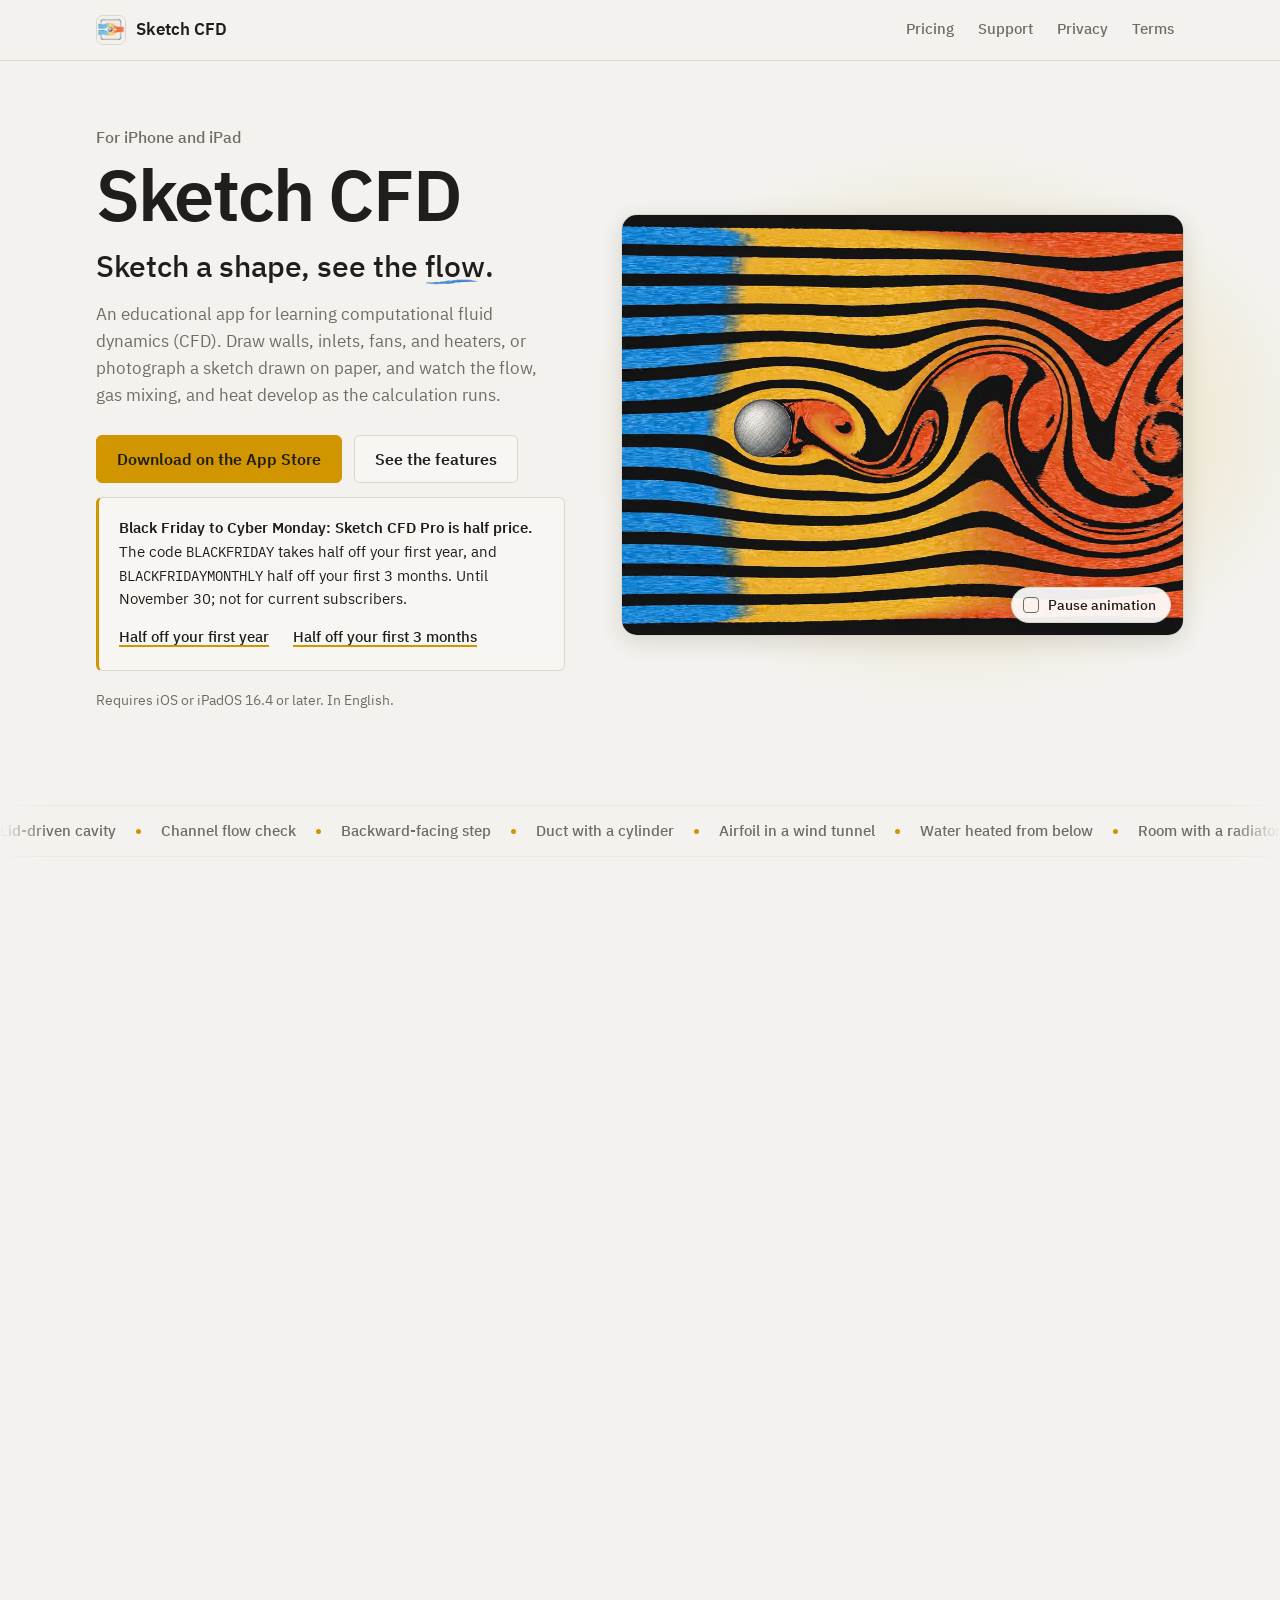
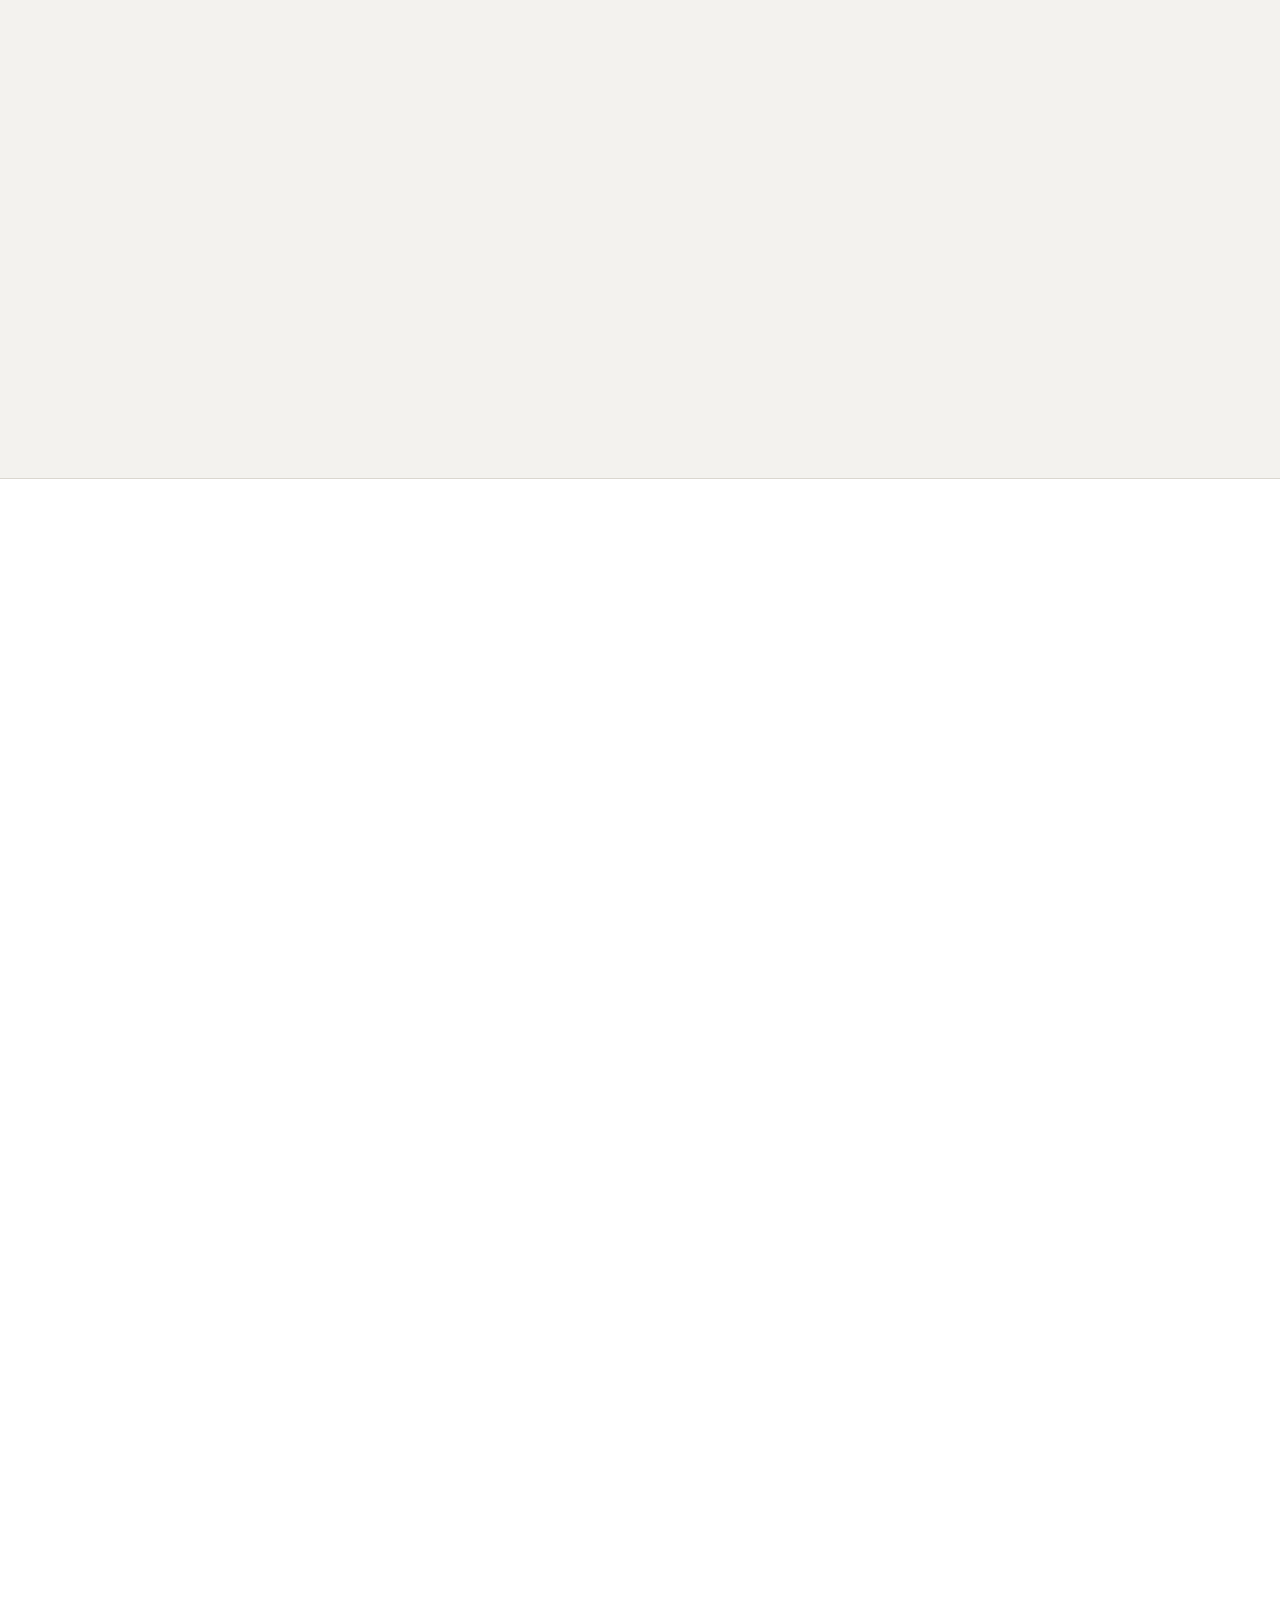
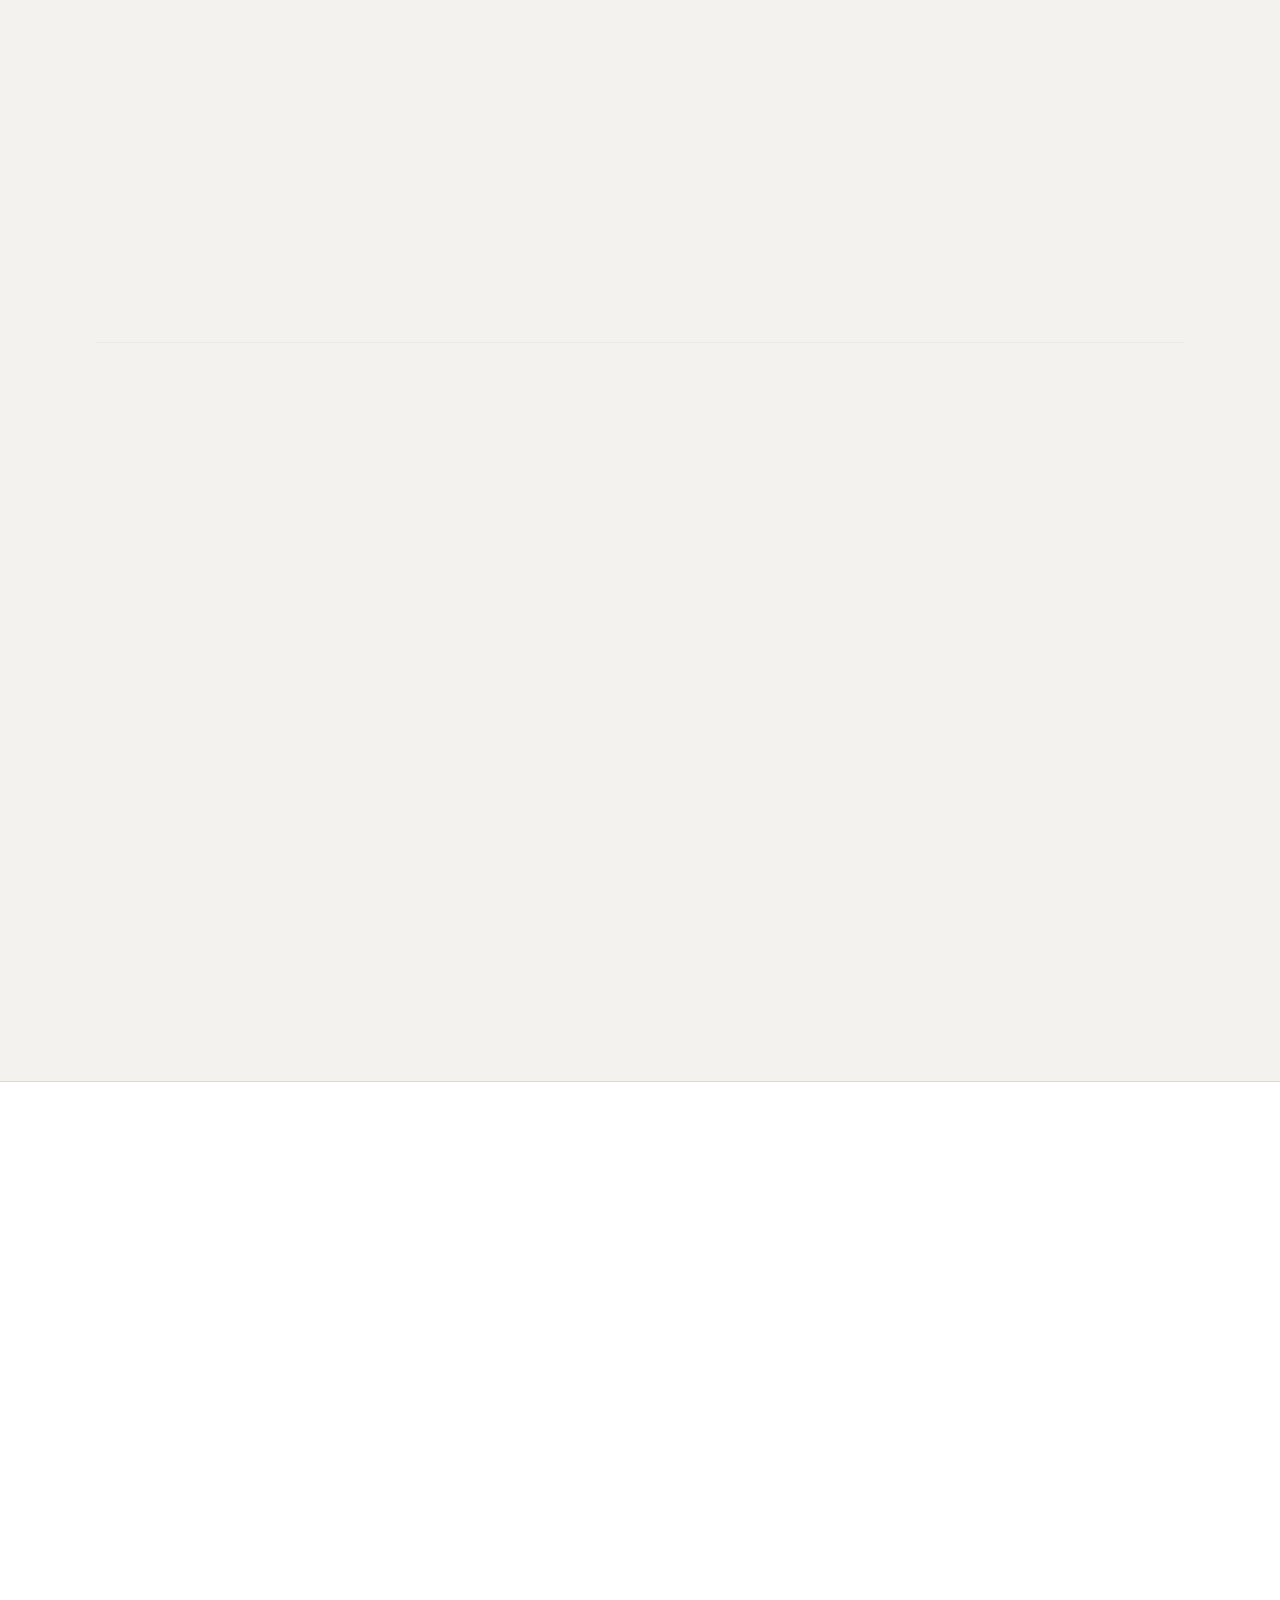
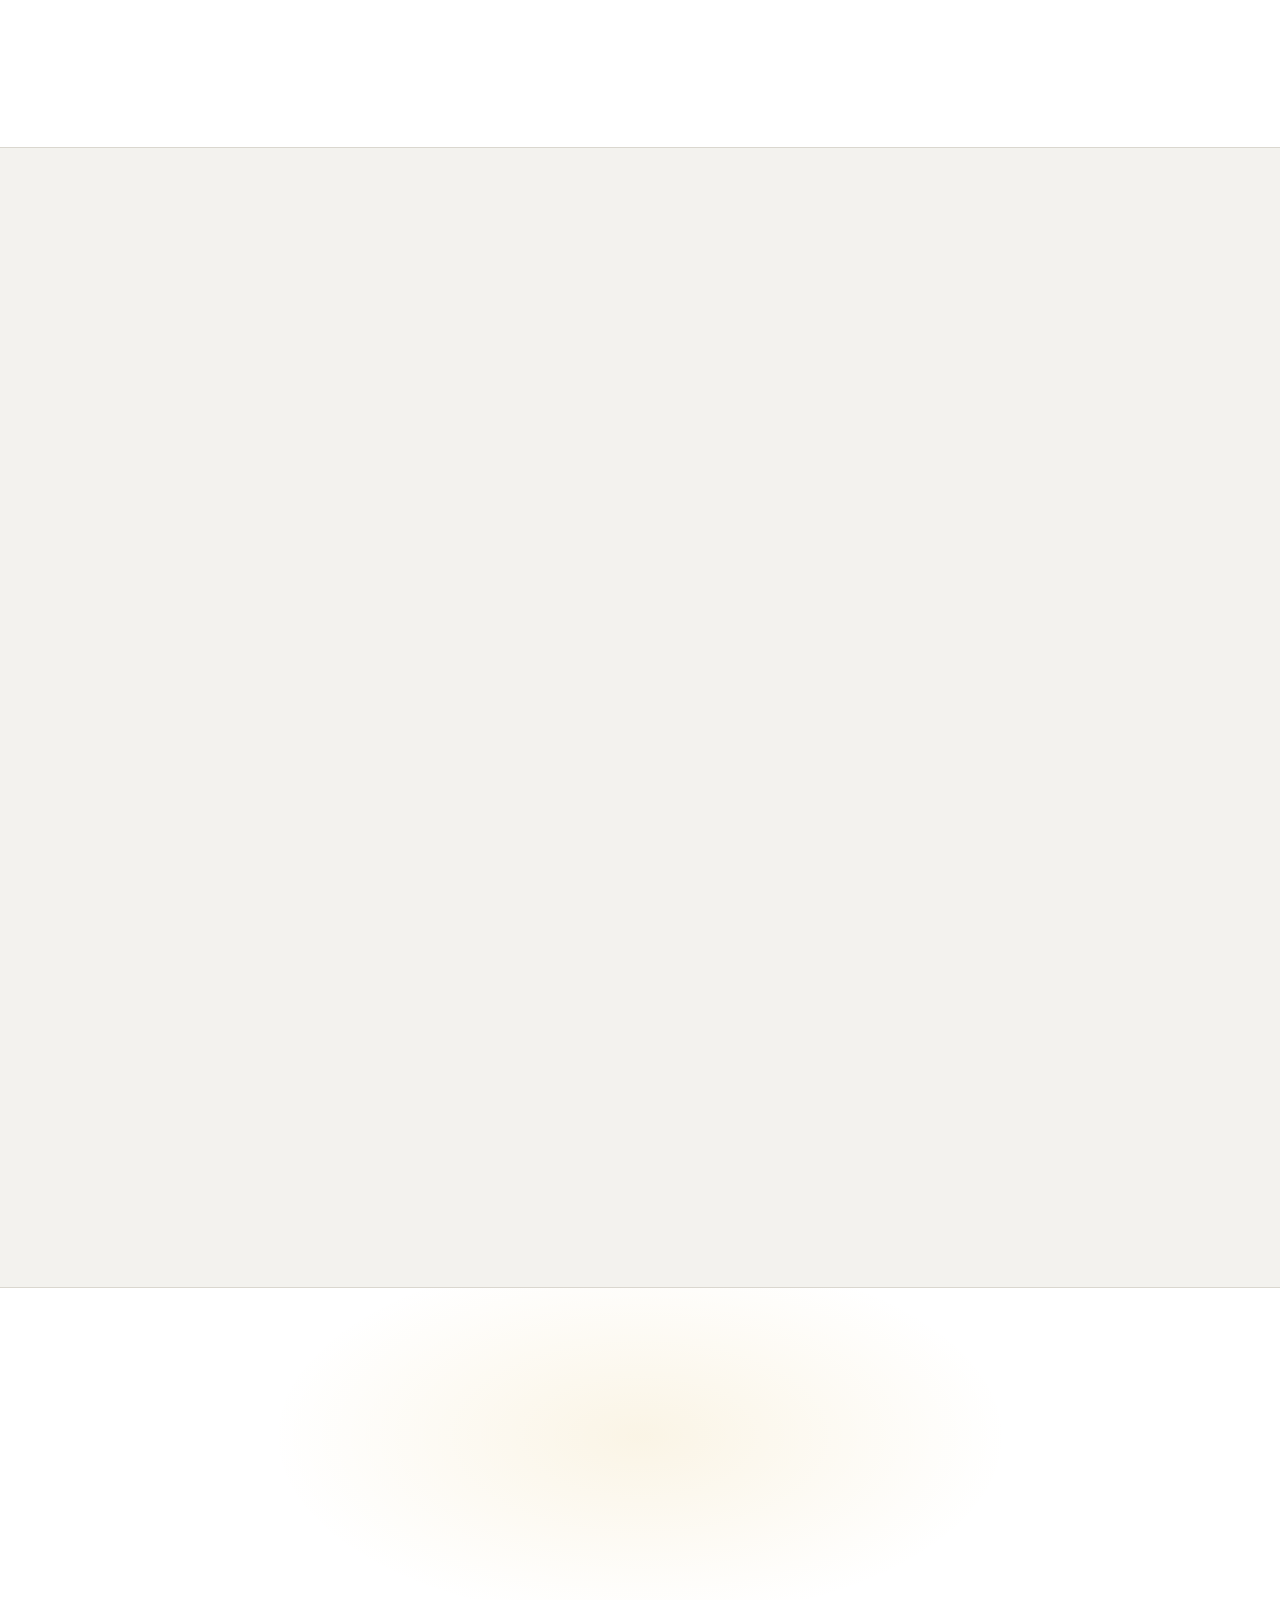
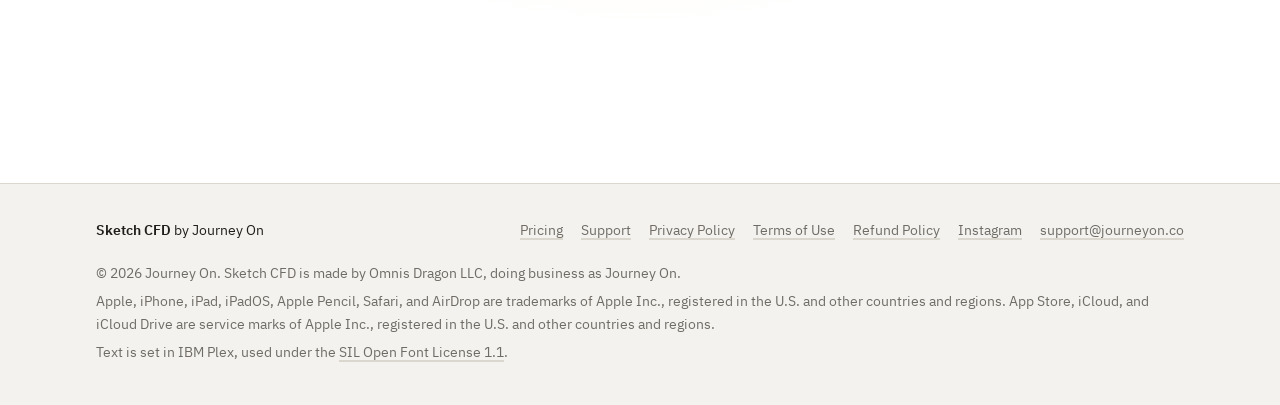
<file: index.html>
<!doctype html>
<html lang="en">
<head>
<meta charset="utf-8">
<meta name="viewport" content="width=device-width, initial-scale=1">
<meta http-equiv="Content-Security-Policy" content="default-src 'none'; script-src 'self'; style-src 'self'; font-src 'self'; img-src 'self'; media-src 'self'; base-uri 'none'; form-action 'none'">
<meta name="color-scheme" content="dark light">
<meta name="theme-color" content="#141413" media="(prefers-color-scheme: dark)">
<meta name="theme-color" content="#f3f2ee" media="(prefers-color-scheme: light)">
<title>Sketch CFD: sketch a shape, see the flow</title>
<meta name="description" content="Sketch CFD is an educational app for iPhone and iPad for learning computational fluid dynamics (CFD) from simple sketches. Draw it, or photograph a sketch drawn on paper, and simulate the flow, gas mixing, and heat.">
<link rel="canonical" href="https://sketchcfd.journeyon.co/">
<meta property="og:type" content="website">
<meta property="og:url" content="https://sketchcfd.journeyon.co/">
<meta property="og:title" content="Sketch CFD">
<meta property="og:description" content="Sketch a shape, see the flow. An educational app for iPhone and iPad.">
<meta property="og:image" content="https://sketchcfd.journeyon.co/media/hero-landscape.jpg">
<meta property="og:image:width" content="1024">
<meta property="og:image:height" content="768">
<meta property="og:image:alt" content="Air flowing past a sphere, drawn in colored pencil, from the launch animation of the Sketch CFD app.">
<meta name="twitter:card" content="summary_large_image">
<link rel="icon" type="image/png" sizes="32x32" href="assets/favicon-32.png">
<link rel="apple-touch-icon" href="assets/apple-touch-icon.png">
<link rel="stylesheet" href="assets/site.css">
<script src="assets/site.js" defer></script>
</head>
<body class="home">
<a class="skip" href="#main">Skip to content</a>

<header class="site-head">
  <div class="wrap">
    <a class="brand" href="./" aria-current="page"><img src="assets/favicon-32.png" srcset="assets/favicon-32.png 1x, assets/brand-96.png 3x" width="30" height="30" alt=""><span>Sketch CFD</span></a>
    <nav class="site-nav" aria-label="Main">
      <ul>
        <li><a href="pricing/">Pricing</a></li>
        <li><a href="support/">Support</a></li>
        <li><a href="privacy/">Privacy</a></li>
        <li><a href="terms/">Terms</a></li>
      </ul>
    </nav>
  </div>
</header>

<main id="main" tabindex="-1">

  <section class="hero" aria-labelledby="hero-title">
    <div class="wrap hero-grid">
      <div class="hero-text">
        <p class="eyebrow">For iPhone and iPad</p>
        <h1 id="hero-title">Sketch CFD</h1>
        <p class="hero-line">Sketch a shape, see the <span class="pencil blue">flow</span>.</p>
        <p class="hero-sub">An educational app for learning computational fluid dynamics (CFD). Draw walls, inlets, fans, and heaters, or photograph a sketch drawn on paper, and watch the flow, gas mixing, and heat develop as the calculation runs.</p>
        <div class="actions">
          <a class="btn primary" href="https://apps.apple.com/app/sketch-cfd/id6824528045">Download on the App Store</a>
          <a class="btn" href="#draw">See the features</a>
        </div>
        <div class="note sale">
          <p><strong>Black Friday to Cyber Monday: Sketch CFD Pro is half price.</strong> The code <span class="mono">BLACKFRIDAY</span> takes half off your first year, and <span class="mono">BLACKFRIDAYMONTHLY</span> half off your first 3 months. Until November 30; not for current subscribers.</p>
          <p class="sale-links"><a href="https://apps.apple.com/redeem?ctx=offercodes&amp;id=6824528045&amp;code=BLACKFRIDAY">Half off your first year</a> <a href="https://apps.apple.com/redeem?ctx=offercodes&amp;id=6824528045&amp;code=BLACKFRIDAYMONTHLY">Half off your first 3 months</a></p>
        </div>
        <p class="small muted">Requires iOS or iPadOS 16.4 or later. In English.</p>
      </div>
      <div class="hero-media">
        <input class="still" type="checkbox" id="still">
        <picture>
          <source media="(min-width: 600px)" type="image/webp" srcset="media/hero-landscape.webp">
          <source media="(min-width: 600px)" srcset="media/hero-landscape.jpg">
          <source type="image/webp" srcset="media/hero-portrait.webp">
          <img class="hero-poster" src="media/hero-portrait.jpg" width="720" height="900" alt="Air flowing past a sphere, from the app’s launch animation, drawn like colored pencil: bands of blue, amber, and orange show the vortices that shed behind the sphere one after another, simulated with the app’s own solver.">
        </picture>
        <video class="loop-video hero-video" width="1024" height="768" autoplay loop muted playsinline disablepictureinpicture disableremoteplayback aria-hidden="true">
          <source media="(prefers-reduced-motion: no-preference) and (min-width: 600px)" src="media/hero-landscape.mp4" type="video/mp4">
          <source media="(prefers-reduced-motion: no-preference)" src="media/hero-portrait.mp4" type="video/mp4">
        </video>
        <label class="still-label" for="still">Pause animation</label>
      </div>
    </div>
  </section>

  <div class="example-band" aria-hidden="true">
    <div class="band-track">
      <ul class="band-list"><li>Lid-driven cavity</li><li>Channel flow check</li><li>Backward-facing step</li><li>Duct with a cylinder</li><li>Airfoil in a wind tunnel</li><li>Water heated from below</li><li>Room with a radiator</li><li>Hot and cold water in a tee</li><li>Fume hood capture</li><li>Box purge</li><li>Round jet</li><li>CO2 leak in a lab</li><li>Wind around a building</li><li>Dust settling chamber</li></ul>
      <ul class="band-list"><li>Lid-driven cavity</li><li>Channel flow check</li><li>Backward-facing step</li><li>Duct with a cylinder</li><li>Airfoil in a wind tunnel</li><li>Water heated from below</li><li>Room with a radiator</li><li>Hot and cold water in a tee</li><li>Fume hood capture</li><li>Box purge</li><li>Round jet</li><li>CO2 leak in a lab</li><li>Wind around a building</li><li>Dust settling chamber</li></ul>
    </div>
  </div>

  <section class="section shots" id="app" aria-labelledby="shots-title">
    <div class="wrap">
      <h2 id="shots-title" class="section-title reveal">In the <span class="pencil short">app</span></h2>
    </div>
    <div class="shot-strip" role="region" aria-label="Screenshots" tabindex="0">
      <ul class="shot-list reveal-group">
        <li><img src="media/iphone-01-tunnel-280.webp" srcset="media/iphone-01-tunnel-280.webp 280w, media/iphone-01-tunnel-560.webp 560w, media/iphone-01-tunnel-840.webp 840w" sizes="(min-width: 1000px) 200px, (min-width: 720px) calc((100vw - 64px) / 3.4), (min-width: 480px) calc((100vw - 48px) / 2.4), min(calc((100vw - 32px) / 1.55), 260px)" width="280" height="609" loading="lazy" decoding="async" alt="Draw a shape, see the flow. Air flows around what you draw, within seconds."></li>
        <li><img src="media/iphone-02-paper-280.webp" srcset="media/iphone-02-paper-280.webp 280w, media/iphone-02-paper-560.webp 560w, media/iphone-02-paper-840.webp 840w" sizes="(min-width: 1000px) 200px, (min-width: 720px) calc((100vw - 64px) / 3.4), (min-width: 480px) calc((100vw - 48px) / 2.4), min(calc((100vw - 32px) / 1.55), 260px)" width="280" height="609" loading="lazy" decoding="async" alt="Photograph a paper sketch. The app finds the parts. Check them and run it. Sketch CFD Pro."></li>
        <li><img src="media/iphone-03-heat-280.webp" srcset="media/iphone-03-heat-280.webp 280w, media/iphone-03-heat-560.webp 560w, media/iphone-03-heat-840.webp 840w" sizes="(min-width: 1000px) 200px, (min-width: 720px) calc((100vw - 64px) / 3.4), (min-width: 480px) calc((100vw - 48px) / 2.4), min(calc((100vw - 32px) / 1.55), 260px)" width="280" height="609" loading="lazy" decoding="async" alt="See heat move the air. Hot surfaces, rising warm air, and extraction. Built-in example."></li>
        <li><img src="media/iphone-04-gas-280.webp" srcset="media/iphone-04-gas-280.webp 280w, media/iphone-04-gas-560.webp 560w, media/iphone-04-gas-840.webp 840w" sizes="(min-width: 1000px) 200px, (min-width: 720px) calc((100vw - 64px) / 3.4), (min-width: 480px) calc((100vw - 48px) / 2.4), min(calc((100vw - 32px) / 1.55), 260px)" width="280" height="609" loading="lazy" decoding="async" alt="See gases mix. Leaks, purges, and mixing in a room. Built-in example."></li>
        <li><img src="media/iphone-05-particles-280.webp" srcset="media/iphone-05-particles-280.webp 280w, media/iphone-05-particles-560.webp 560w, media/iphone-05-particles-840.webp 840w" sizes="(min-width: 1000px) 200px, (min-width: 720px) calc((100vw - 64px) / 3.4), (min-width: 480px) calc((100vw - 48px) / 2.4), min(calc((100vw - 32px) / 1.55), 260px)" width="280" height="609" loading="lazy" decoding="async" alt="Track every particle. Dust in the air, and where it settles. Built-in example."></li>
        <li><img src="media/iphone-06-examples-280.webp" srcset="media/iphone-06-examples-280.webp 280w, media/iphone-06-examples-560.webp 560w, media/iphone-06-examples-840.webp 840w" sizes="(min-width: 1000px) 200px, (min-width: 720px) calc((100vw - 64px) / 3.4), (min-width: 480px) calc((100vw - 48px) / 2.4), min(calc((100vw - 32px) / 1.55), 260px)" width="280" height="609" loading="lazy" decoding="async" alt="Learn from 14 examples. Wind tunnels, rooms, hoods, and more, with notes."></li>
        <li><img src="media/iphone-07-probes-280.webp" srcset="media/iphone-07-probes-280.webp 280w, media/iphone-07-probes-560.webp 560w, media/iphone-07-probes-840.webp 840w" sizes="(min-width: 1000px) 200px, (min-width: 720px) calc((100vw - 64px) / 3.4), (min-width: 480px) calc((100vw - 48px) / 2.4), min(calc((100vw - 32px) / 1.55), 260px)" width="280" height="609" loading="lazy" decoding="async" alt="Measure it live. Speed, pressure, and temperature at any probe. Built-in example."></li>
        <li><img src="media/iphone-08-settings-280.webp" srcset="media/iphone-08-settings-280.webp 280w, media/iphone-08-settings-560.webp 560w, media/iphone-08-settings-840.webp 840w" sizes="(min-width: 1000px) 200px, (min-width: 720px) calc((100vw - 64px) / 3.4), (min-width: 480px) calc((100vw - 48px) / 2.4), min(calc((100vw - 32px) / 1.55), 260px)" width="280" height="609" loading="lazy" decoding="async" alt="Fans, heaters, probes, and more. Set flows in L/min or m/s and heat in °C. Sketch CFD Pro."></li>
        <li><img src="media/iphone-09-light-280.webp" srcset="media/iphone-09-light-280.webp 280w, media/iphone-09-light-560.webp 560w, media/iphone-09-light-840.webp 840w" sizes="(min-width: 1000px) 200px, (min-width: 720px) calc((100vw - 64px) / 3.4), (min-width: 480px) calc((100vw - 48px) / 2.4), min(calc((100vw - 32px) / 1.55), 260px)" width="280" height="609" loading="lazy" decoding="async" alt="Dark or light. Dark by default, light when you want it. Built-in example."></li>
        <li><img src="media/iphone-10-offline-280.webp" srcset="media/iphone-10-offline-280.webp 280w, media/iphone-10-offline-560.webp 560w, media/iphone-10-offline-840.webp 840w" sizes="(min-width: 1000px) 200px, (min-width: 720px) calc((100vw - 64px) / 3.4), (min-width: 480px) calc((100vw - 48px) / 2.4), min(calc((100vw - 32px) / 1.55), 260px)" width="280" height="609" loading="lazy" decoding="async" alt="Works offline. No account. Your sketches stay on your device."></li>
      </ul>
    </div>
  </section>

  <section class="section action band" id="action" aria-labelledby="action-title">
    <div class="wrap">
      <h2 id="action-title" class="section-title reveal">See it in <span class="pencil mid">action</span></h2>
      <p class="section-intro reveal">Short videos of the app on iPhone and iPad, without sound, each with controls to play and pause it.</p>
      <div class="previews reveal-group">
        <figure class="preview phone">
          <div class="preview-frame">
            <img class="preview-poster" src="media/preview-iphone-poster-320.webp" srcset="media/preview-iphone-poster-320.webp 320w, media/preview-iphone-poster-640.webp 640w, media/preview-iphone-poster-960.webp 960w" sizes="(min-width: 1120px) 255px, (min-width: 600px) calc((100vw - 56px) * .24), 260px" width="320" height="569" loading="lazy" decoding="async" alt="The iPhone video: the headline “Draw a shape, see the flow” above an iPhone showing a row of vortices behind a circle drawn in a wind tunnel, colored by speed, about 40 s after it was drawn, above the draw tray.">
            <video class="preview-video" id="video-iphone" data-autoplay="inview" data-start="6.2" width="608" height="1080" poster="assets/video-poster-clear.png" controls preload="none" muted playsinline disablepictureinpicture disableremoteplayback controlslist="nodownload noplaybackrate" aria-label="Video of the app on iPhone" aria-describedby="preview-scenes">
              <source src="media/preview-iphone.mp4" type="video/mp4">
            </video>
          </div>
          <button class="preview-toggle" type="button" aria-controls="video-iphone" hidden>Pause video</button>
          <figcaption>iPhone</figcaption>
        </figure>
        <figure class="preview tablet">
          <div class="preview-frame">
            <img class="preview-poster" src="media/preview-ipad-poster-640.webp" srcset="media/preview-ipad-poster-640.webp 640w, media/preview-ipad-poster-1280.webp 1280w" sizes="(min-width: 1120px) 810px, (min-width: 600px) calc((100vw - 56px) * .76), calc(100vw - 32px)" width="640" height="360" loading="lazy" decoding="async" alt="The iPad video: the headline “Draw a shape, see the flow” above an iPad showing a row of vortices behind a circle drawn in Wind tunnel 1, colored by speed, about 30 s after it was drawn, beside the Setup panel.">
            <video class="preview-video" width="1280" height="720" poster="assets/video-poster-clear.png" controls preload="none" muted playsinline disablepictureinpicture disableremoteplayback controlslist="nodownload noplaybackrate" aria-label="Video of the app on iPad" aria-describedby="preview-scenes">
              <source media="(min-width: 600px)" src="media/preview-ipad.mp4" type="video/mp4">
              <source src="media/preview-ipad-small.mp4" type="video/mp4">
            </video>
          </div>
          <figcaption>iPad</figcaption>
        </figure>
      </div>
      <div class="scenes-block reveal">
        <h3>In the videos</h3>
        <ol class="scenes" id="preview-scenes" role="list">
          <li>A circle is drawn in a wind tunnel, and the flow around it changes at once. Later in the run, shown sped up, a row of vortices forms behind it.</li>
          <li>A photo of a paper sketch is checked on the review screen, then opened and run.</li>
          <li>In the Fume hood capture example, warm air rises from a hot plate into the hood.</li>
          <li>In the Room with a radiator example, the probe readings change as the calculation runs.</li>
          <li>The list of the 14 examples, which run without a subscription. Your own photos and most parts need Sketch CFD Pro.</li>
        </ol>
      </div>
    </div>
  </section>

  <section class="feature" id="draw" aria-labelledby="draw-title">
    <div class="wrap feature-grid">
      <div class="feature-text reveal">
        <h2 id="draw-title"><span class="pencil short">Draw</span> it</h2>
        <p>Draw lines, rectangles, circles, curves, freehand strokes, and dimensions in mm, with snapping, undo, and redo.</p>
        <p>Give each part a role: wall, inlet, fan, open edge, gas source, hot or cold wall, or probe.</p>
      </div>
      <figure class="feature-shot reveal">
        <img src="media/ipad-01-tunnel-640.webp" srcset="media/ipad-01-tunnel-640.webp 640w, media/ipad-01-tunnel-1280.webp 1280w" sizes="(min-width: 960px) 600px, calc(100vw - 32px)" width="640" height="480" loading="lazy" decoding="async" alt="Draw a shape, see the flow. Air flows around what you draw, within seconds. On iPad, air in Wind tunnel 1 flows past a drawn circle and sheds vortices behind it, colored by speed, beside the Setup panel with the tunnel’s notes and size.">
      </figure>
    </div>
  </section>

  <section class="feature flip" id="paper" aria-labelledby="paper-title">
    <div class="wrap feature-grid">
      <div class="feature-text reveal">
        <h2 id="paper-title">Photograph a sketch drawn on <span class="pencil mid">paper</span></h2>
        <ol class="steps" role="list">
          <li>Draw on plain white paper with the 18 symbols shown in the app.</li>
          <li>Photograph the sheet. The app reads the lines and symbols and builds a sketch over the drawing.</li>
          <li>Check each part on the review screen and type the values you wrote. This version does not read handwriting.</li>
          <li>Set the scale and run it.</li>
        </ol>
        <p>The photo is read on your device and is not uploaded. The sample drawing is free; importing your own photos is part of Sketch CFD Pro.</p>
      </div>
      <figure class="feature-shot reveal">
        <img src="media/ipad-02-paper-640.webp" srcset="media/ipad-02-paper-640.webp 640w, media/ipad-02-paper-1280.webp 1280w" sizes="(min-width: 960px) 600px, calc(100vw - 32px)" width="640" height="480" loading="lazy" decoding="async" alt="Photograph a paper sketch. The app finds the parts. Check them and run it. Sketch CFD Pro. On iPad, the review screen shows the photo of a drawing sheet and the 5 parts found; the inlet is open, with its flow of 20 L/min and an assumed temperature of 25 °C to check.">
      </figure>
    </div>
  </section>

  <section class="feature" id="simulate" aria-labelledby="simulate-title">
    <div class="wrap feature-grid">
      <div class="feature-text reveal">
        <h2 id="simulate-title"><span class="pencil long">Simulate</span> it</h2>
        <p>The flow runs live and follows every change you make.</p>
        <ul class="fields" aria-label="Fields you can show">
          <li>Speed <span class="u">m/s</span></li>
          <li>Pressure <span class="u">Pa</span></li>
          <li>Temperature <span class="u">°C</span></li>
          <li>Gas share <span class="u">%</span></li>
        </ul>
        <ul class="ticks">
          <li>Show any of these fields, with flow arrows.</li>
          <li>Follow particles in the flow, such as dust settling in a chamber.</li>
          <li>Read probes, forces on parts (N), and port flows (L/min).</li>
          <li>Help explains the lattice Boltzmann model and what it leaves out.</li>
        </ul>
      </div>
      <figure class="feature-shot reveal">
        <img src="media/ipad-03-heat-640.webp" srcset="media/ipad-03-heat-640.webp 640w, media/ipad-03-heat-1280.webp 1280w" sizes="(min-width: 960px) 600px, calc(100vw - 32px)" width="640" height="480" loading="lazy" decoding="async" alt="See heat move the air. Hot surfaces, rising warm air, and extraction. Built-in example. On iPad, the Fume hood capture example colored by temperature, with flow arrows: warm air rises from a hot plate into a canopy hood, next to the list of the sketch’s parts.">
      </figure>
    </div>
  </section>

  <section class="feature flip" id="examples" aria-labelledby="examples-title">
    <div class="wrap feature-grid">
      <div class="feature-text reveal">
        <h2 id="examples-title">Learn with <span class="pencil long">14 examples</span></h2>
        <p>Each example has notes on what it shows, a published value to compare with where there is one, and what to try. All 14 are free to run and explore.</p>
        <div class="groups">
          <div>
            <h3>Flow and forces</h3>
            <ul>
              <li>Lid-driven cavity</li>
              <li>Channel flow check</li>
              <li>Backward-facing step</li>
              <li>Duct with a cylinder</li>
              <li>Airfoil in a wind tunnel</li>
            </ul>
          </div>
          <div>
            <h3>Heat and buoyancy</h3>
            <ul>
              <li>Water heated from below</li>
              <li>Room with a radiator</li>
              <li>Hot and cold water in a tee</li>
              <li>Fume hood capture</li>
            </ul>
          </div>
          <div>
            <h3>Mixing, purging and dispersion</h3>
            <ul>
              <li>Box purge</li>
              <li>Round jet</li>
              <li>CO2 leak in a lab</li>
              <li>Wind around a building</li>
            </ul>
          </div>
          <div>
            <h3>Particles</h3>
            <ul>
              <li>Dust settling chamber</li>
            </ul>
          </div>
        </div>
      </div>
      <figure class="feature-shot reveal">
        <img src="media/ipad-06-examples-640.webp" srcset="media/ipad-06-examples-640.webp 640w, media/ipad-06-examples-1280.webp 1280w" sizes="(min-width: 960px) 600px, calc(100vw - 32px)" width="640" height="480" loading="lazy" decoding="async" alt="Learn from 14 examples. Wind tunnels, rooms, hoods, and more, with notes. On iPad, the Open an example list shows the examples in groups, starting with Flow and forces and Heat and buoyancy, each with a one-line description.">
      </figure>
    </div>
  </section>

  <section class="section band lit" id="plans" aria-labelledby="plans-title">
    <div class="wrap">
      <h2 id="plans-title" class="section-title reveal">Free and Sketch CFD <span class="pencil short">Pro</span></h2>
      <div class="plans reveal-group">
        <div class="plan">
          <h3>Free</h3>
          <ul class="ticks">
            <li>Run and explore all 14 examples.</li>
            <li>Draw walls of any shape in a wind tunnel (200 mm × 100 mm of air).</li>
            <li>Coarse and Medium resolution.</li>
            <li>Projects, files, and the help.</li>
          </ul>
        </div>
        <div class="plan pro">
          <h3>Sketch CFD Pro adds</h3>
          <ul class="ticks">
            <li>Design anything: inlets, outlets, fans, heaters, gas sources, and probes, in any size.</li>
            <li>Gases and liquids, heat and buoyancy, and particles.</li>
            <li>Fine meshes for more detail.</li>
            <li>Edit the examples.</li>
            <li>Import your own paper drawings from a photo.</li>
            <li>Reports with the run settings and probe readings.</li>
          </ul>
        </div>
      </div>
      <p class="section-intro reveal">Sketch CFD Pro is an auto-renewable subscription, monthly or yearly, with a free trial for eligible new subscribers. If your subscription ends, your sketches still open and run. See the <a href="pricing/">prices</a>, the <a href="terms/#pro">subscription terms</a> and the <a href="support/#cost">questions about Sketch CFD Pro</a>.</p>
    </div>
  </section>

  <section class="section" id="device" aria-labelledby="device-title">
    <div class="wrap">
      <h2 id="device-title" class="section-title reveal">On your <span class="pencil mid">device</span></h2>
      <p class="section-intro reveal">Drawing and calculation run on your iPhone or iPad. Your sketches and photos stay on your device.</p>
      <div class="device-grid">
        <figure class="device-shot reveal">
          <img src="media/ipad-10-offline-640.webp" srcset="media/ipad-10-offline-640.webp 640w, media/ipad-10-offline-1280.webp 1280w" sizes="(min-width: 960px) 600px, calc(100vw - 32px)" width="640" height="480" loading="lazy" decoding="async" alt="Works offline. No account. Your sketches stay on your device. On iPad, the Files tab is open beside the flow past a circle in Wind tunnel 1: the project Fluid mechanics course and the three projects saved on the device.">
        </figure>
        <ul class="tiles reveal-group">
          <li class="tile">
            <svg viewBox="0 0 24 24" aria-hidden="true" focusable="false"><path d="M1.5 8.8a15 15 0 0 1 21 0M5 12.4a10 10 0 0 1 14 0M8.5 15.9a5 5 0 0 1 7 0M3 3l18 18"/><circle cx="12" cy="19.4" r="1"/></svg>
            <h3>Works offline</h3>
            <p>Drawing, the calculation, and the paper import need no connection.</p>
          </li>
          <li class="tile">
            <svg viewBox="0 0 24 24" aria-hidden="true" focusable="false"><circle cx="12" cy="8" r="4"/><path d="M4 21a8 8 0 0 1 16 0M3 3l18 18"/></svg>
            <h3>No account</h3>
            <p>Open the app and start. There is nothing to sign up for.</p>
          </li>
          <li class="tile">
            <svg viewBox="0 0 24 24" aria-hidden="true" focusable="false"><rect x="2.5" y="5.5" width="19" height="13" rx="2"/><path d="M3 3l18 18"/></svg>
            <h3>No ads</h3>
            <p>The app shows no advertising.</p>
          </li>
          <li class="tile">
            <svg viewBox="0 0 24 24" aria-hidden="true" focusable="false"><path d="M4 20l1.2-4.4L16.6 4.2a2.1 2.1 0 0 1 3 3L8.2 18.6 4 20zM14.6 6.2l3 3"/></svg>
            <h3>Apple Pencil</h3>
            <p>Apple Pencil draws while your fingers pan and zoom. A keyboard, trackpad, or mouse works on iPad.</p>
          </li>
        </ul>
      </div>
    </div>
  </section>

  <section class="section" id="education" aria-labelledby="education-title">
    <div class="wrap">
      <h2 id="education-title" class="section-title reveal">Educational use only</h2>
      <div class="note reveal">
        <p>Sketch CFD is for education and learning only. Its results are estimates from a simplified two-dimensional model. The calculation is verified against published benchmark cases, such as the lid-driven cavity, flow around a cylinder, and a heated square cavity, but it has not been validated against measurements or tested in real-world scenarios. It is not a substitute for professional engineering analysis, testing, or applicable codes and standards. Do not use it for safety-critical, medical, or compliance decisions. You use the results at your own risk; to the extent the law allows, Journey On is not responsible for any loss or decision based on them. See the <a href="terms/#educational-use">Terms of Use</a>.</p>
      </div>
    </div>
  </section>

  <section class="cta band lit" id="get" aria-labelledby="get-title">
    <div class="wrap reveal">
      <img class="app-icon" src="assets/sketch-cfd-400.webp" width="400" height="400" loading="lazy" decoding="async" alt="">
      <h2 id="get-title">Sketch CFD for iPhone and iPad</h2>
      <p>Learn fluid flow by sketching. Requires iOS or iPadOS 16.4 or later.</p>
      <div class="actions center">
        <a class="btn primary" href="https://apps.apple.com/app/sketch-cfd/id6824528045">Download on the App Store</a>
      </div>
      <p class="small muted">Questions? Email <a href="mailto:support@journeyon.co">support@journeyon.co</a> or read the <a href="support/">support page</a>.</p>
    </div>
  </section>

</main>

<footer class="site-foot">
  <div class="wrap">
    <div class="foot-top">
      <p class="foot-brand"><strong>Sketch CFD</strong> by Journey On</p>
      <nav aria-label="Footer">
        <ul class="foot-links">
          <li><a href="pricing/">Pricing</a></li>
          <li><a href="support/">Support</a></li>
          <li><a href="privacy/">Privacy Policy</a></li>
          <li><a href="terms/">Terms of Use</a></li>
          <li><a href="refunds/">Refund Policy</a></li>
          <li><a href="https://www.instagram.com/journeyon_co/">Instagram</a></li>
          <li><a href="mailto:support@journeyon.co">support@journeyon.co</a></li>
        </ul>
      </nav>
    </div>
    <p>© 2026 Journey On. Sketch CFD is made by Omnis Dragon LLC, doing business as Journey On.</p>
    <p>Apple, iPhone, iPad, iPadOS, Apple Pencil, Safari, and AirDrop are trademarks of Apple Inc., registered in the U.S. and other countries and regions. App Store, iCloud, and iCloud Drive are service marks of Apple Inc., registered in the U.S. and other countries and regions.</p>
    <p>Text is set in IBM Plex, used under the <a href="fonts/LICENSE.txt">SIL Open Font License 1.1</a>.</p>
  </div>
</footer>
</body>
</html>
</file>
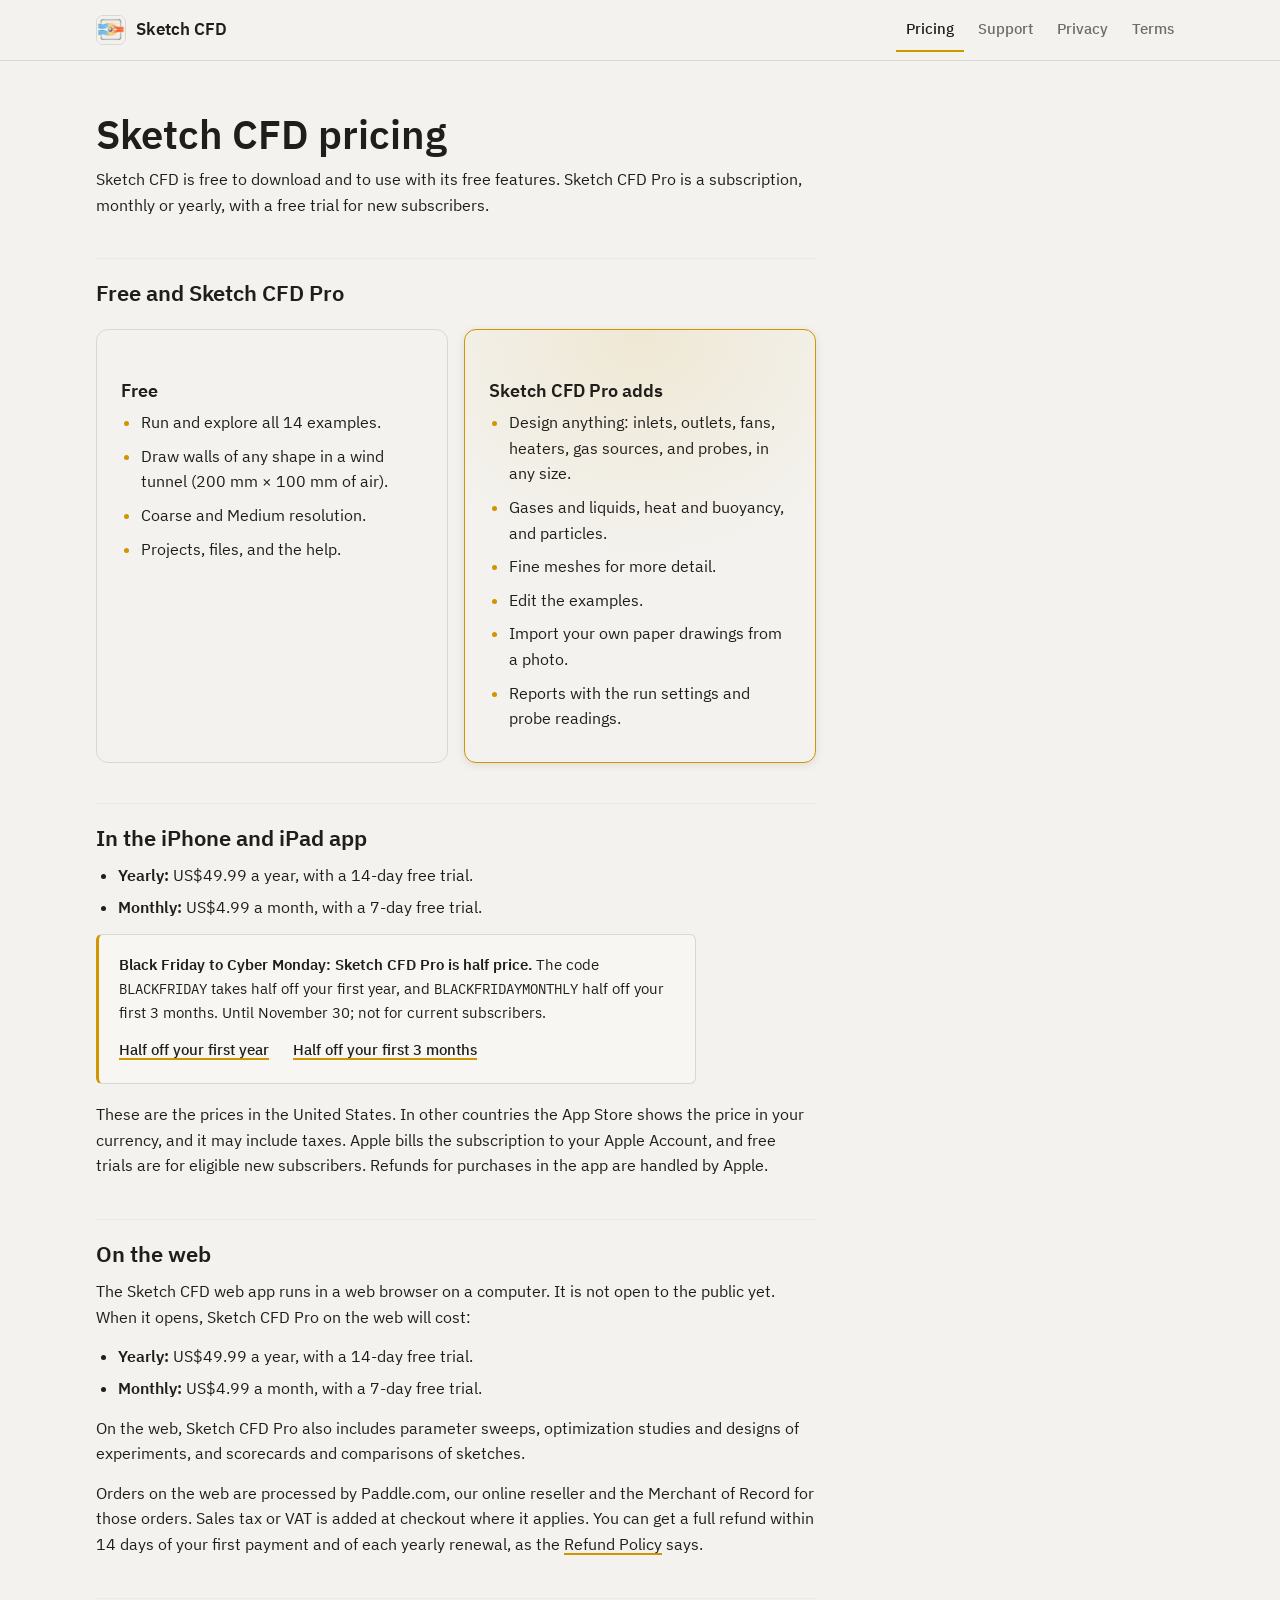
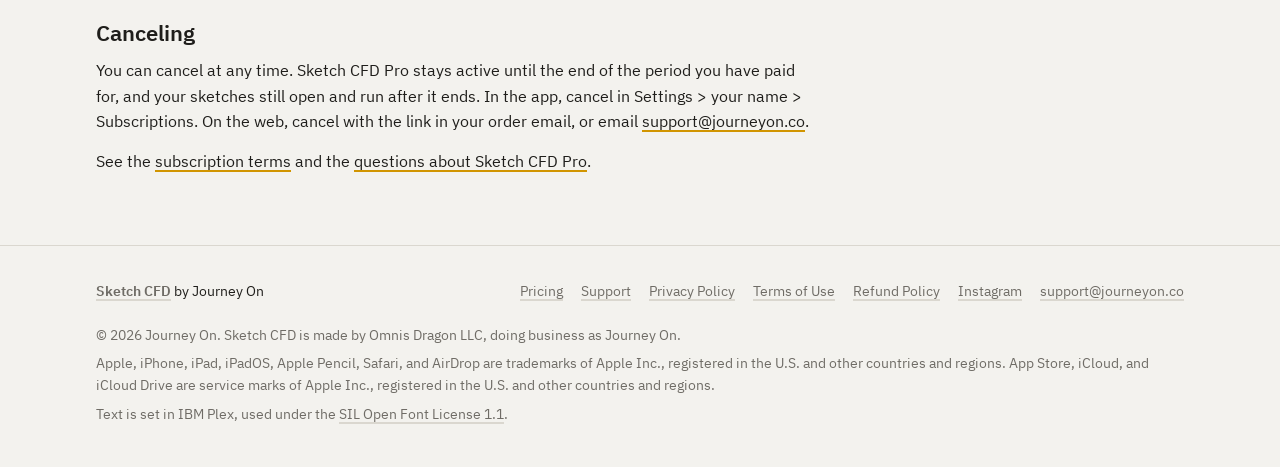
<file: pricing/index.html>
<!doctype html>
<html lang="en">
<head>
<meta charset="utf-8">
<meta name="viewport" content="width=device-width, initial-scale=1">
<meta http-equiv="Content-Security-Policy" content="default-src 'none'; script-src 'self'; style-src 'self'; font-src 'self'; img-src 'self'; media-src 'self'; base-uri 'none'; form-action 'none'">
<meta name="color-scheme" content="dark light">
<meta name="theme-color" content="#141413" media="(prefers-color-scheme: dark)">
<meta name="theme-color" content="#f3f2ee" media="(prefers-color-scheme: light)">
<title>Sketch CFD pricing</title>
<meta name="description" content="Sketch CFD pricing: the free features, Sketch CFD Pro, and its prices in the app and on the web.">
<link rel="canonical" href="https://sketchcfd.journeyon.co/pricing/">
<link rel="icon" type="image/png" sizes="32x32" href="../assets/favicon-32.png">
<link rel="apple-touch-icon" href="../assets/apple-touch-icon.png">
<link rel="stylesheet" href="../assets/site.css">
</head>
<body>
<a class="skip" href="#main">Skip to content</a>

<header class="site-head">
  <div class="wrap">
    <a class="brand" href="../"><img src="../assets/favicon-32.png" srcset="../assets/favicon-32.png 1x, ../assets/brand-96.png 3x" width="30" height="30" alt=""><span>Sketch CFD</span></a>
    <nav class="site-nav" aria-label="Main">
      <ul>
        <li><a href="../pricing/" aria-current="page">Pricing</a></li>
        <li><a href="../support/">Support</a></li>
        <li><a href="../privacy/">Privacy</a></li>
        <li><a href="../terms/">Terms</a></li>
      </ul>
    </nav>
  </div>
</header>

<main id="main" tabindex="-1">
  <div class="wrap">
    <article class="prose">
      <h1 class="page-title">Sketch CFD pricing</h1>
      <p>Sketch CFD is free to download and to use with its free features. Sketch CFD Pro is a subscription, monthly or yearly, with a free trial for new subscribers.</p>

      <h2 id="plans">Free and Sketch CFD Pro</h2>
      <div class="plans">
        <div class="plan">
          <h3>Free</h3>
          <ul class="ticks">
            <li>Run and explore all 14 examples.</li>
            <li>Draw walls of any shape in a wind tunnel (200 mm × 100 mm of air).</li>
            <li>Coarse and Medium resolution.</li>
            <li>Projects, files, and the help.</li>
          </ul>
        </div>
        <div class="plan pro">
          <h3>Sketch CFD Pro adds</h3>
          <ul class="ticks">
            <li>Design anything: inlets, outlets, fans, heaters, gas sources, and probes, in any size.</li>
            <li>Gases and liquids, heat and buoyancy, and particles.</li>
            <li>Fine meshes for more detail.</li>
            <li>Edit the examples.</li>
            <li>Import your own paper drawings from a photo.</li>
            <li>Reports with the run settings and probe readings.</li>
          </ul>
        </div>
      </div>

      <h2 id="app">In the iPhone and iPad app</h2>
      <ul>
        <li><strong>Yearly:</strong> US$49.99 a year, with a 14-day free trial.</li>
        <li><strong>Monthly:</strong> US$4.99 a month, with a 7-day free trial.</li>
      </ul>
      <div class="note sale">
        <p><strong>Black Friday to Cyber Monday: Sketch CFD Pro is half price.</strong> The code <span class="mono">BLACKFRIDAY</span> takes half off your first year, and <span class="mono">BLACKFRIDAYMONTHLY</span> half off your first 3 months. Until November 30; not for current subscribers.</p>
        <p class="sale-links"><a href="https://apps.apple.com/redeem?ctx=offercodes&amp;id=6824528045&amp;code=BLACKFRIDAY">Half off your first year</a> <a href="https://apps.apple.com/redeem?ctx=offercodes&amp;id=6824528045&amp;code=BLACKFRIDAYMONTHLY">Half off your first 3 months</a></p>
      </div>
      <p>These are the prices in the United States. In other countries the App Store shows the price in your currency, and it may include taxes. Apple bills the subscription to your Apple Account, and free trials are for eligible new subscribers. Refunds for purchases in the app are handled by Apple.</p>

      <h2 id="web">On the web</h2>
      <p>The Sketch CFD web app runs in a web browser on a computer. It is not open to the public yet. When it opens, Sketch CFD Pro on the web will cost:</p>
      <ul>
        <li><strong>Yearly:</strong> US$49.99 a year, with a 14-day free trial.</li>
        <li><strong>Monthly:</strong> US$4.99 a month, with a 7-day free trial.</li>
      </ul>
      <p>On the web, Sketch CFD Pro also includes parameter sweeps, optimization studies and designs of experiments, and scorecards and comparisons of sketches.</p>
      <p>Orders on the web are processed by Paddle.com, our online reseller and the Merchant of Record for those orders. Sales tax or VAT is added at checkout where it applies. You can get a full refund within 14 days of your first payment and of each yearly renewal, as the <a href="../refunds/">Refund Policy</a> says.</p>

      <h2 id="cancel">Canceling</h2>
      <p>You can cancel at any time. Sketch CFD Pro stays active until the end of the period you have paid for, and your sketches still open and run after it ends. In the app, cancel in Settings &gt; your name &gt; Subscriptions. On the web, cancel with the link in your order email, or email <a href="mailto:support@journeyon.co">support@journeyon.co</a>.</p>
      <p>See the <a href="../terms/#pro">subscription terms</a> and the <a href="../support/#cost">questions about Sketch CFD Pro</a>.</p>
    </article>
  </div>
</main>

<footer class="site-foot">
  <div class="wrap">
    <div class="foot-top">
      <p class="foot-brand"><a href="../"><strong>Sketch CFD</strong></a> by Journey On</p>
      <nav aria-label="Footer">
        <ul class="foot-links">
          <li><a href="../pricing/">Pricing</a></li>
          <li><a href="../support/">Support</a></li>
          <li><a href="../privacy/">Privacy Policy</a></li>
          <li><a href="../terms/">Terms of Use</a></li>
          <li><a href="../refunds/">Refund Policy</a></li>
          <li><a href="https://www.instagram.com/journeyon_co/">Instagram</a></li>
          <li><a href="mailto:support@journeyon.co">support@journeyon.co</a></li>
        </ul>
      </nav>
    </div>
    <p>© 2026 Journey On. Sketch CFD is made by Omnis Dragon LLC, doing business as Journey On.</p>
    <p>Apple, iPhone, iPad, iPadOS, Apple Pencil, Safari, and AirDrop are trademarks of Apple Inc., registered in the U.S. and other countries and regions. App Store, iCloud, and iCloud Drive are service marks of Apple Inc., registered in the U.S. and other countries and regions.</p>
    <p>Text is set in IBM Plex, used under the <a href="../fonts/LICENSE.txt">SIL Open Font License 1.1</a>.</p>
  </div>
</footer>
</body>
</html>
</file>
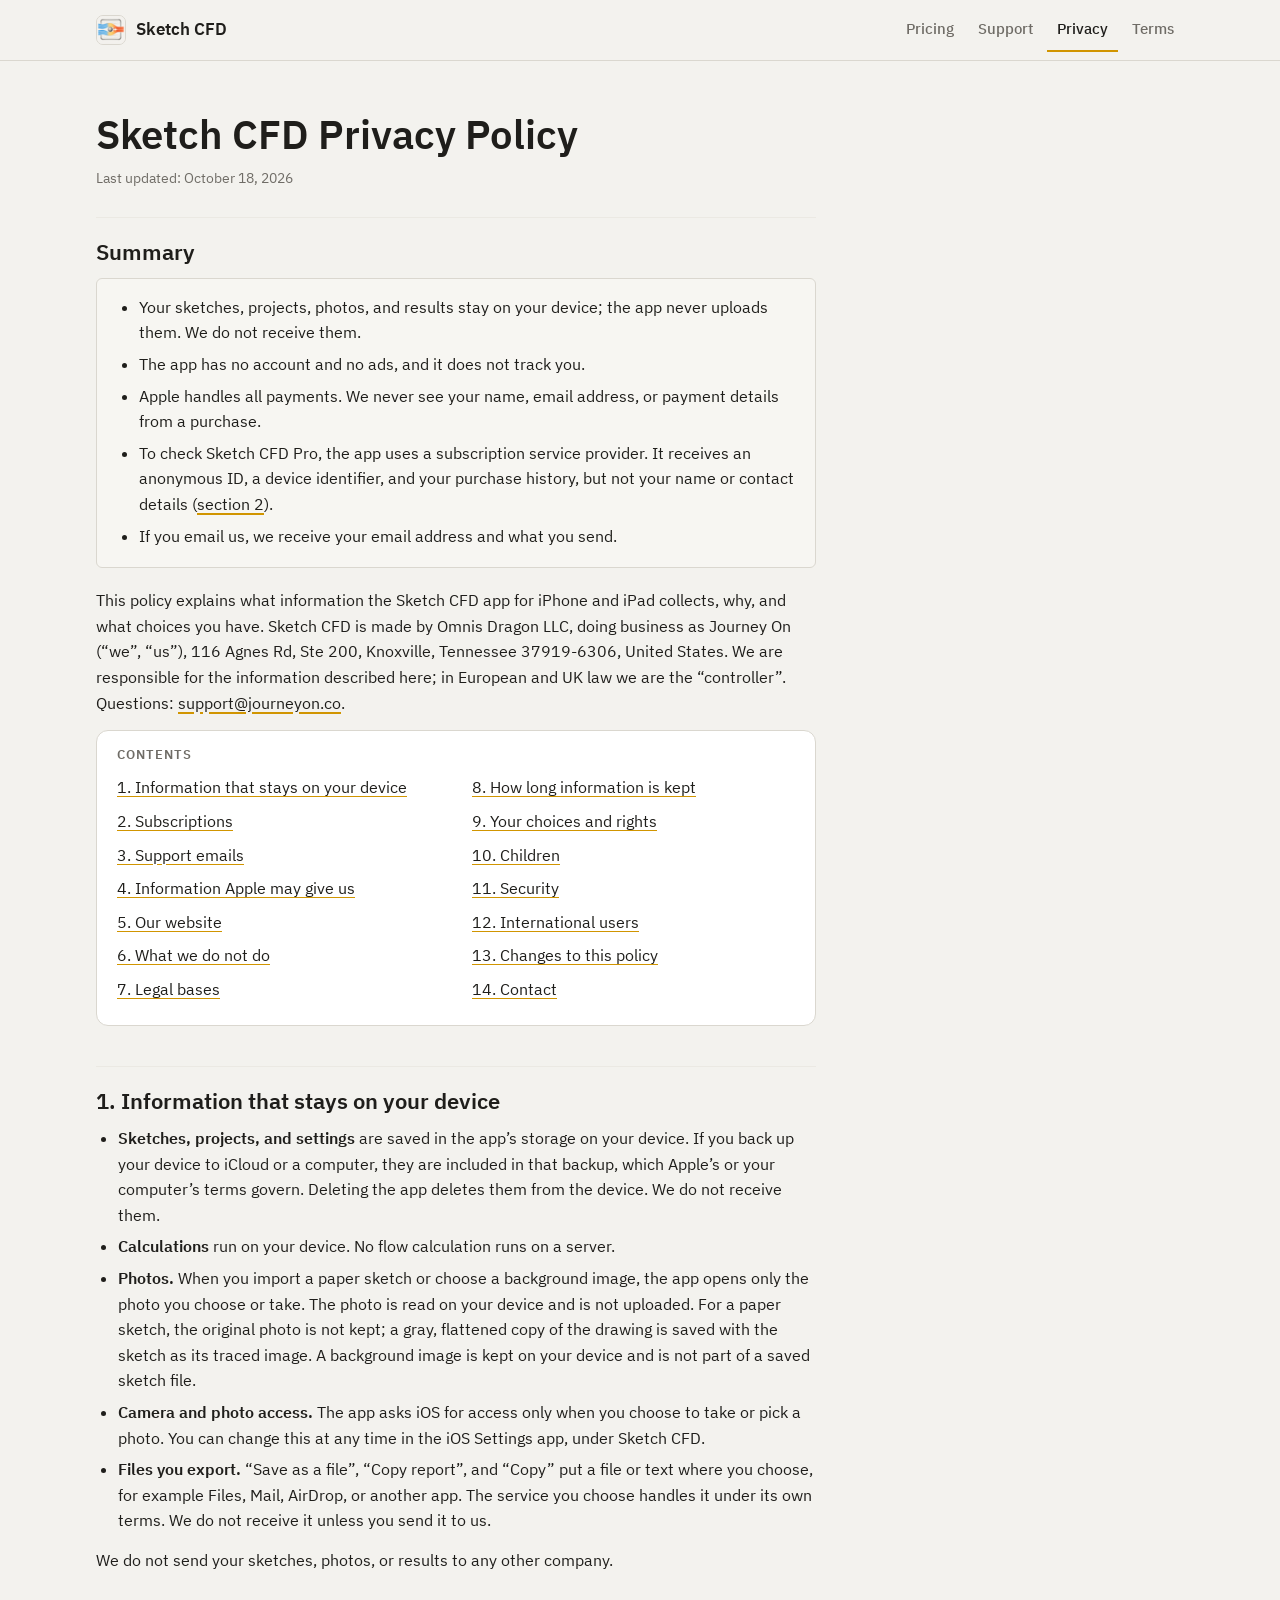
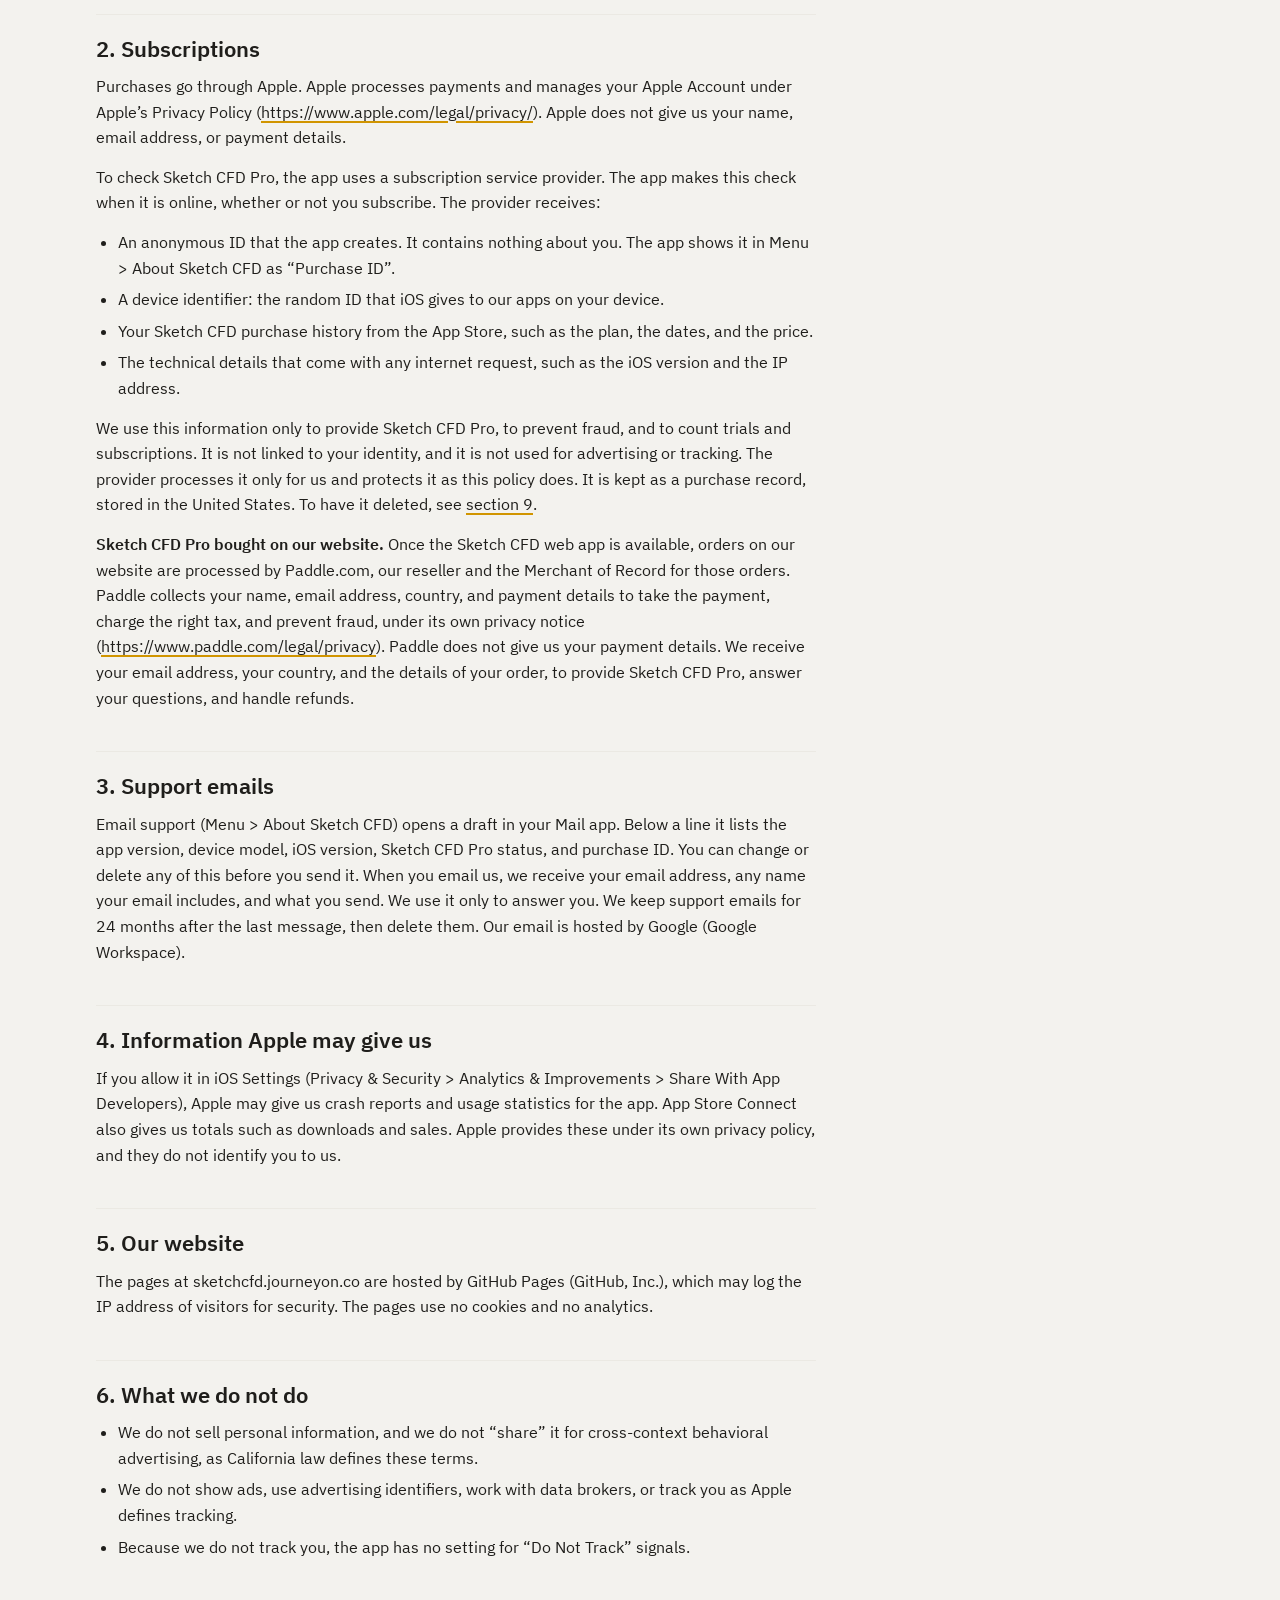
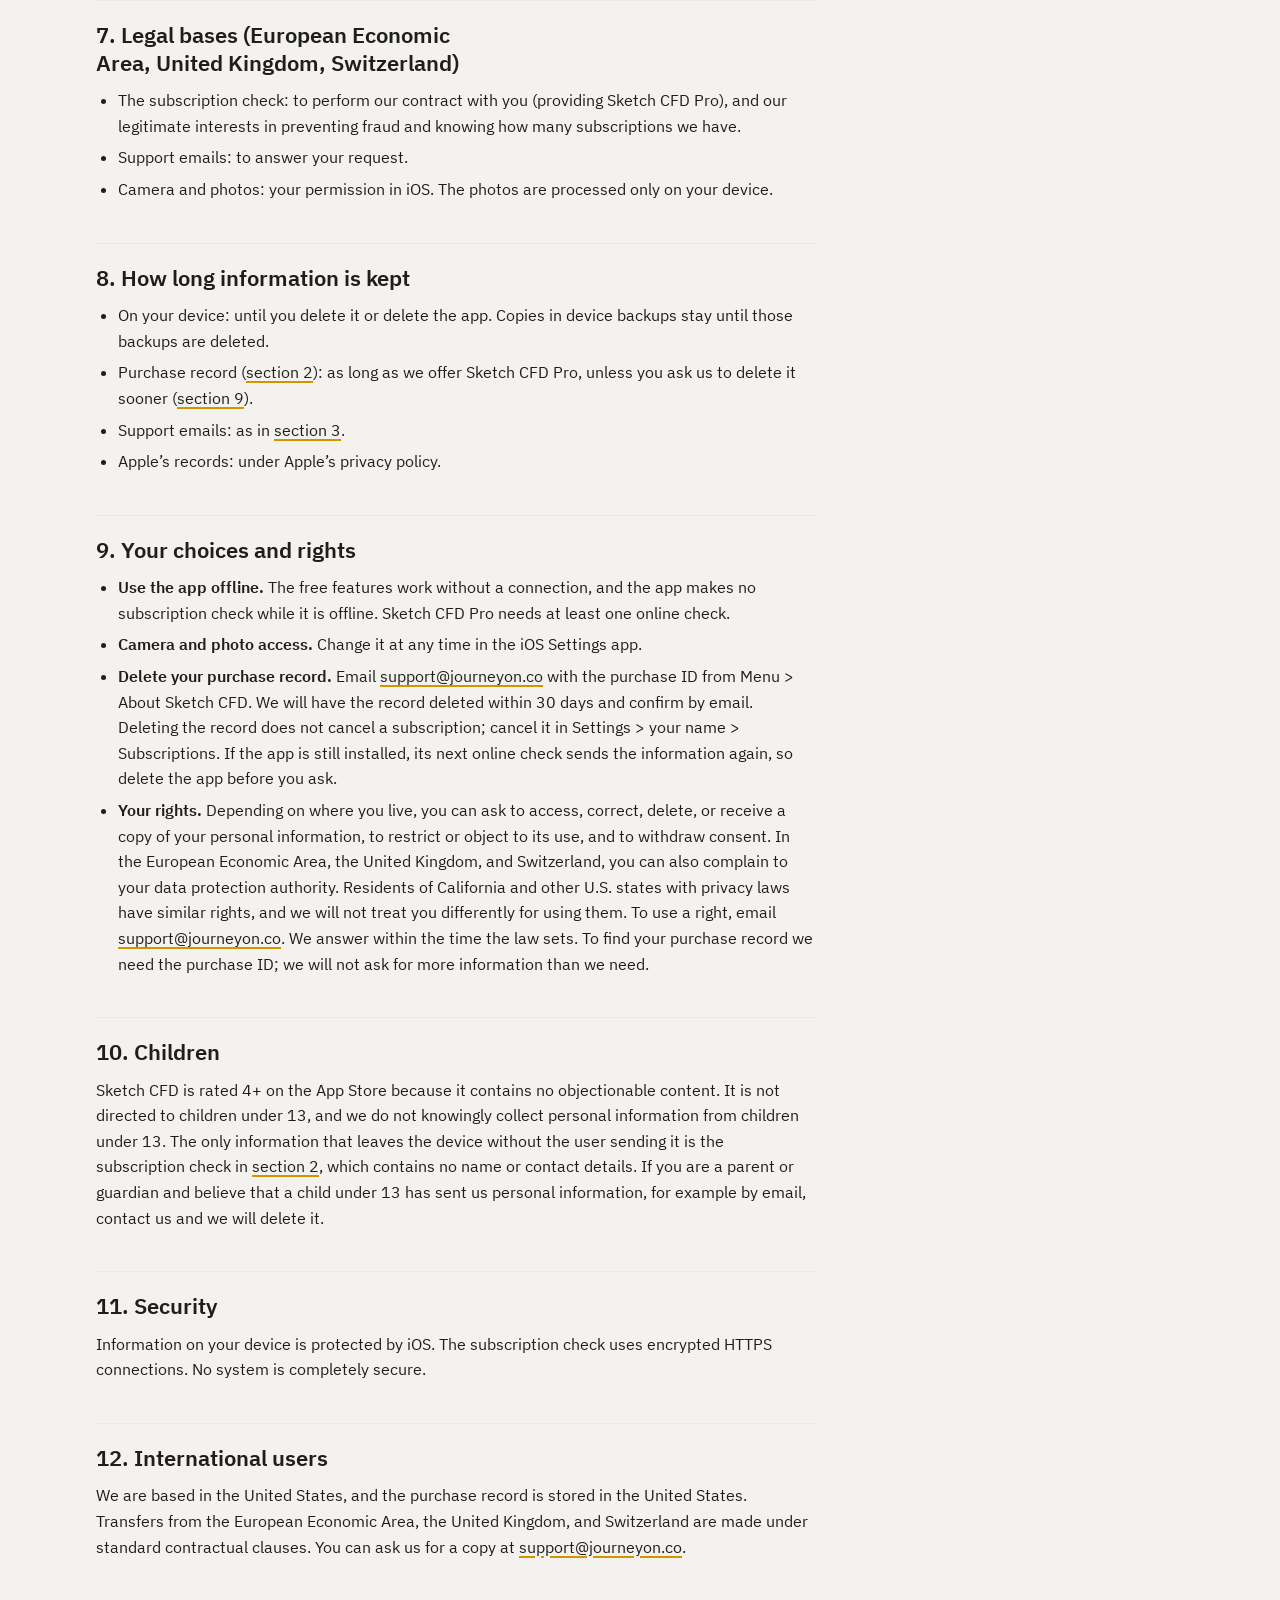
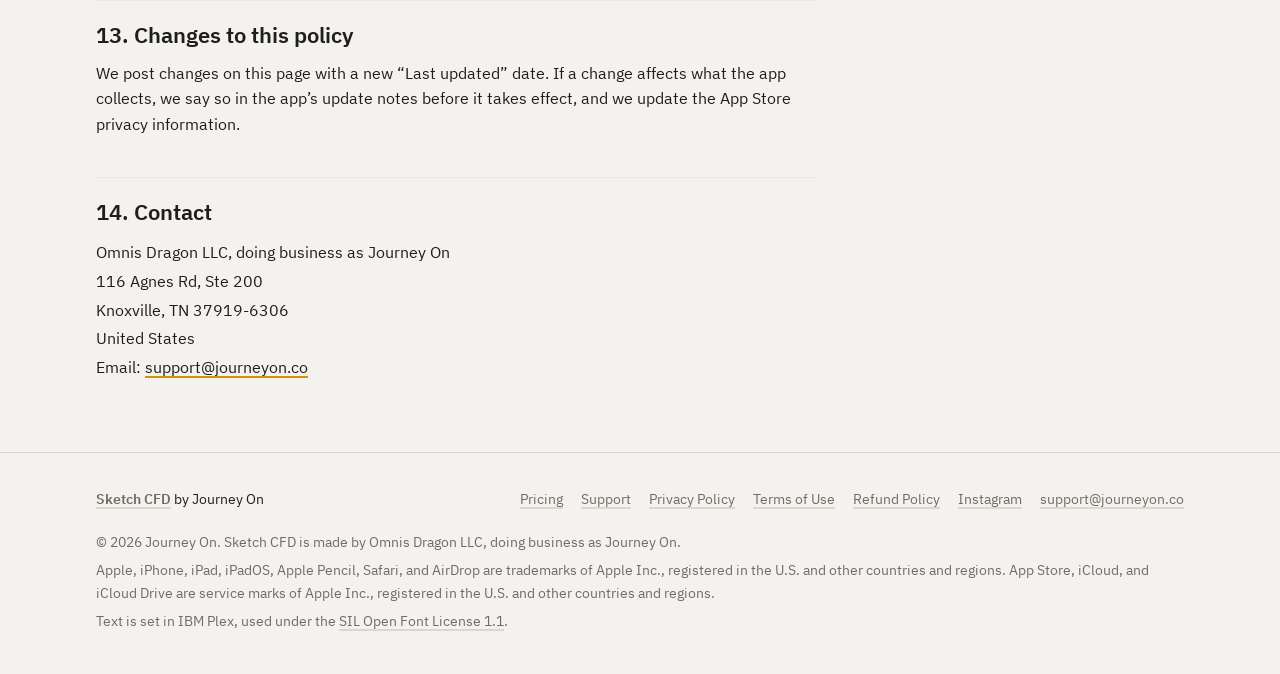
<file: privacy/index.html>
<!doctype html>
<html lang="en">
<head>
<meta charset="utf-8">
<meta name="viewport" content="width=device-width, initial-scale=1">
<meta http-equiv="Content-Security-Policy" content="default-src 'none'; script-src 'self'; style-src 'self'; font-src 'self'; img-src 'self'; media-src 'self'; base-uri 'none'; form-action 'none'">
<meta name="color-scheme" content="dark light">
<meta name="theme-color" content="#141413" media="(prefers-color-scheme: dark)">
<meta name="theme-color" content="#f3f2ee" media="(prefers-color-scheme: light)">
<title>Sketch CFD Privacy Policy</title>
<meta name="description" content="What the Sketch CFD app for iPhone and iPad collects, why, and what choices you have.">
<link rel="canonical" href="https://sketchcfd.journeyon.co/privacy/">
<link rel="icon" type="image/png" sizes="32x32" href="../assets/favicon-32.png">
<link rel="apple-touch-icon" href="../assets/apple-touch-icon.png">
<link rel="stylesheet" href="../assets/site.css">
</head>
<body>
<a class="skip" href="#main">Skip to content</a>

<header class="site-head">
  <div class="wrap">
    <a class="brand" href="../"><img src="../assets/favicon-32.png" srcset="../assets/favicon-32.png 1x, ../assets/brand-96.png 3x" width="30" height="30" alt=""><span>Sketch CFD</span></a>
    <nav class="site-nav" aria-label="Main">
      <ul>
        <li><a href="../pricing/">Pricing</a></li>
        <li><a href="../support/">Support</a></li>
        <li><a href="../privacy/" aria-current="page">Privacy</a></li>
        <li><a href="../terms/">Terms</a></li>
      </ul>
    </nav>
  </div>
</header>

<main id="main" tabindex="-1">
  <div class="wrap">
    <article class="prose">
      <h1 class="page-title">Sketch CFD Privacy Policy</h1>
      <p class="updated">Last updated: October 18, 2026</p>

      <h2 id="summary" class="first">Summary</h2>
      <div class="summary">
        <ul>
          <li>Your sketches, projects, photos, and results stay on your device; the app never uploads them. We do not receive them.</li>
          <li>The app has no account and no ads, and it does not track you.</li>
          <li>Apple handles all payments. We never see your name, email address, or payment details from a purchase.</li>
          <li>To check Sketch CFD Pro, the app uses a subscription service provider. It receives an anonymous ID, a device identifier, and your purchase history, but not your name or contact details (<a href="#purchases">section 2</a>).</li>
          <li>If you email us, we receive your email address and what you send.</li>
        </ul>
      </div>

      <p>This policy explains what information the Sketch CFD app for iPhone and iPad collects, why, and what choices you have. Sketch CFD is made by Omnis Dragon LLC, doing business as Journey On (“we”, “us”), 116 Agnes Rd, Ste 200, Knoxville, Tennessee 37919-6306, United States. We are responsible for the information described here; in European and UK law we are the “controller”. Questions: <a href="mailto:support@journeyon.co">support@journeyon.co</a>.</p>

      <nav class="toc" aria-labelledby="toc-title">
        <h2 id="toc-title">Contents</h2>
        <ol>
          <li><a href="#on-device">1. Information that stays on your device</a></li>
          <li><a href="#purchases">2. Subscriptions</a></li>
          <li><a href="#support-emails">3. Support emails</a></li>
          <li><a href="#apple-info">4. Information Apple may give us</a></li>
          <li><a href="#website">5. Our website</a></li>
          <li><a href="#do-not">6. What we do not do</a></li>
          <li><a href="#legal-bases">7. Legal bases</a></li>
          <li><a href="#retention">8. How long information is kept</a></li>
          <li><a href="#rights">9. Your choices and rights</a></li>
          <li><a href="#children">10. Children</a></li>
          <li><a href="#security">11. Security</a></li>
          <li><a href="#international">12. International users</a></li>
          <li><a href="#changes">13. Changes to this policy</a></li>
          <li><a href="#contact">14. Contact</a></li>
        </ol>
      </nav>

      <h2 id="on-device">1. Information that stays on your device</h2>
      <ul>
        <li><strong>Sketches, projects, and settings</strong> are saved in the app’s storage on your device. If you back up your device to iCloud or a computer, they are included in that backup, which Apple’s or your computer’s terms govern. Deleting the app deletes them from the device. We do not receive them.</li>
        <li><strong>Calculations</strong> run on your device. No flow calculation runs on a server.</li>
        <li><strong>Photos.</strong> When you import a paper sketch or choose a background image, the app opens only the photo you choose or take. The photo is read on your device and is not uploaded. For a paper sketch, the original photo is not kept; a gray, flattened copy of the drawing is saved with the sketch as its traced image. A background image is kept on your device and is not part of a saved sketch file.</li>
        <li><strong>Camera and photo access.</strong> The app asks iOS for access only when you choose to take or pick a photo. You can change this at any time in the iOS Settings app, under Sketch CFD.</li>
        <li><strong>Files you export.</strong> “Save as a file”, “Copy report”, and “Copy” put a file or text where you choose, for example Files, Mail, AirDrop, or another app. The service you choose handles it under its own terms. We do not receive it unless you send it to us.</li>
      </ul>
      <p>We do not send your sketches, photos, or results to any other company.</p>

      <h2 id="purchases">2. Subscriptions</h2>
      <p>Purchases go through Apple. Apple processes payments and manages your Apple Account under Apple’s Privacy Policy (<a href="https://www.apple.com/legal/privacy/">https://www.apple.com/legal/privacy/</a>). Apple does not give us your name, email address, or payment details.</p>
      <p>To check Sketch CFD Pro, the app uses a subscription service provider. The app makes this check when it is online, whether or not you subscribe. The provider receives:</p>
      <ul>
        <li>An anonymous ID that the app creates. It contains nothing about you. The app shows it in Menu &gt; About Sketch CFD as “Purchase ID”.</li>
        <li>A device identifier: the random ID that iOS gives to our apps on your device.</li>
        <li>Your Sketch CFD purchase history from the App Store, such as the plan, the dates, and the price.</li>
        <li>The technical details that come with any internet request, such as the iOS version and the IP address.</li>
      </ul>
      <p>We use this information only to provide Sketch CFD Pro, to prevent fraud, and to count trials and subscriptions. It is not linked to your identity, and it is not used for advertising or tracking. The provider processes it only for us and protects it as this policy does. It is kept as a purchase record, stored in the United States. To have it deleted, see <a href="#rights">section 9</a>.</p>

      <p><strong>Sketch CFD Pro bought on our website.</strong> Once the Sketch CFD web app is available, orders on our website are processed by Paddle.com, our reseller and the Merchant of Record for those orders. Paddle collects your name, email address, country, and payment details to take the payment, charge the right tax, and prevent fraud, under its own privacy notice (<a href="https://www.paddle.com/legal/privacy">https://www.paddle.com/legal/privacy</a>). Paddle does not give us your payment details. We receive your email address, your country, and the details of your order, to provide Sketch CFD Pro, answer your questions, and handle refunds.</p>

      <h2 id="support-emails">3. Support emails</h2>
      <p>Email support (Menu &gt; About Sketch CFD) opens a draft in your Mail app. Below a line it lists the app version, device model, iOS version, Sketch CFD Pro status, and purchase ID. You can change or delete any of this before you send it. When you email us, we receive your email address, any name your email includes, and what you send. We use it only to answer you. We keep support emails for 24 months after the last message, then delete them. Our email is hosted by Google (Google Workspace).</p>

      <h2 id="apple-info">4. Information Apple may give us</h2>
      <p>If you allow it in iOS Settings (Privacy &amp; Security &gt; Analytics &amp; Improvements &gt; Share With App Developers), Apple may give us crash reports and usage statistics for the app. App Store Connect also gives us totals such as downloads and sales. Apple provides these under its own privacy policy, and they do not identify you to us.</p>

      <h2 id="website">5. Our website</h2>
      <p>The pages at sketchcfd.journeyon.co are hosted by GitHub Pages (GitHub, Inc.), which may log the IP address of visitors for security. The pages use no cookies and no analytics.</p>

      <h2 id="do-not">6. What we do not do</h2>
      <ul>
        <li>We do not sell personal information, and we do not “share” it for cross-context behavioral advertising, as California law defines these terms.</li>
        <li>We do not show ads, use advertising identifiers, work with data brokers, or track you as Apple defines tracking.</li>
        <li>Because we do not track you, the app has no setting for “Do Not Track” signals.</li>
      </ul>

      <h2 id="legal-bases">7. Legal bases (European Economic Area, United Kingdom, Switzerland)</h2>
      <ul>
        <li>The subscription check: to perform our contract with you (providing Sketch CFD Pro), and our legitimate interests in preventing fraud and knowing how many subscriptions we have.</li>
        <li>Support emails: to answer your request.</li>
        <li>Camera and photos: your permission in iOS. The photos are processed only on your device.</li>
      </ul>

      <h2 id="retention">8. How long information is kept</h2>
      <ul>
        <li>On your device: until you delete it or delete the app. Copies in device backups stay until those backups are deleted.</li>
        <li>Purchase record (<a href="#purchases">section 2</a>): as long as we offer Sketch CFD Pro, unless you ask us to delete it sooner (<a href="#rights">section 9</a>).</li>
        <li>Support emails: as in <a href="#support-emails">section 3</a>.</li>
        <li>Apple’s records: under Apple’s privacy policy.</li>
      </ul>

      <h2 id="rights">9. Your choices and rights</h2>
      <ul>
        <li><strong>Use the app offline.</strong> The free features work without a connection, and the app makes no subscription check while it is offline. Sketch CFD Pro needs at least one online check.</li>
        <li><strong>Camera and photo access.</strong> Change it at any time in the iOS Settings app.</li>
        <li><strong>Delete your purchase record.</strong> Email <a href="mailto:support@journeyon.co">support@journeyon.co</a> with the purchase ID from Menu &gt; About Sketch CFD. We will have the record deleted within 30 days and confirm by email. Deleting the record does not cancel a subscription; cancel it in Settings &gt; your name &gt; Subscriptions. If the app is still installed, its next online check sends the information again, so delete the app before you ask.</li>
        <li><strong>Your rights.</strong> Depending on where you live, you can ask to access, correct, delete, or receive a copy of your personal information, to restrict or object to its use, and to withdraw consent. In the European Economic Area, the United Kingdom, and Switzerland, you can also complain to your data protection authority. Residents of California and other U.S. states with privacy laws have similar rights, and we will not treat you differently for using them. To use a right, email <a href="mailto:support@journeyon.co">support@journeyon.co</a>. We answer within the time the law sets. To find your purchase record we need the purchase ID; we will not ask for more information than we need.</li>
      </ul>

      <h2 id="children">10. Children</h2>
      <p>Sketch CFD is rated 4+ on the App Store because it contains no objectionable content. It is not directed to children under 13, and we do not knowingly collect personal information from children under 13. The only information that leaves the device without the user sending it is the subscription check in <a href="#purchases">section 2</a>, which contains no name or contact details. If you are a parent or guardian and believe that a child under 13 has sent us personal information, for example by email, contact us and we will delete it.</p>

      <h2 id="security">11. Security</h2>
      <p>Information on your device is protected by iOS. The subscription check uses encrypted HTTPS connections. No system is completely secure.</p>

      <h2 id="international">12. International users</h2>
      <p>We are based in the United States, and the purchase record is stored in the United States. Transfers from the European Economic Area, the United Kingdom, and Switzerland are made under standard contractual clauses. You can ask us for a copy at <a href="mailto:support@journeyon.co">support@journeyon.co</a>.</p>

      <h2 id="changes">13. Changes to this policy</h2>
      <p>We post changes on this page with a new “Last updated” date. If a change affects what the app collects, we say so in the app’s update notes before it takes effect, and we update the App Store privacy information.</p>

      <h2 id="contact">14. Contact</h2>
      <address class="address">
        Omnis Dragon LLC, doing business as Journey On<br>
        116 Agnes Rd, Ste 200<br>
        Knoxville, TN 37919-6306<br>
        United States<br>
        Email: <a href="mailto:support@journeyon.co">support@journeyon.co</a>
      </address>
    </article>
  </div>
</main>

<footer class="site-foot">
  <div class="wrap">
    <div class="foot-top">
      <p class="foot-brand"><a href="../"><strong>Sketch CFD</strong></a> by Journey On</p>
      <nav aria-label="Footer">
        <ul class="foot-links">
          <li><a href="../pricing/">Pricing</a></li>
          <li><a href="../support/">Support</a></li>
          <li><a href="../privacy/">Privacy Policy</a></li>
          <li><a href="../terms/">Terms of Use</a></li>
          <li><a href="../refunds/">Refund Policy</a></li>
          <li><a href="https://www.instagram.com/journeyon_co/">Instagram</a></li>
          <li><a href="mailto:support@journeyon.co">support@journeyon.co</a></li>
        </ul>
      </nav>
    </div>
    <p>© 2026 Journey On. Sketch CFD is made by Omnis Dragon LLC, doing business as Journey On.</p>
    <p>Apple, iPhone, iPad, iPadOS, Apple Pencil, Safari, and AirDrop are trademarks of Apple Inc., registered in the U.S. and other countries and regions. App Store, iCloud, and iCloud Drive are service marks of Apple Inc., registered in the U.S. and other countries and regions.</p>
    <p>Text is set in IBM Plex, used under the <a href="../fonts/LICENSE.txt">SIL Open Font License 1.1</a>.</p>
  </div>
</footer>
</body>
</html>
</file>
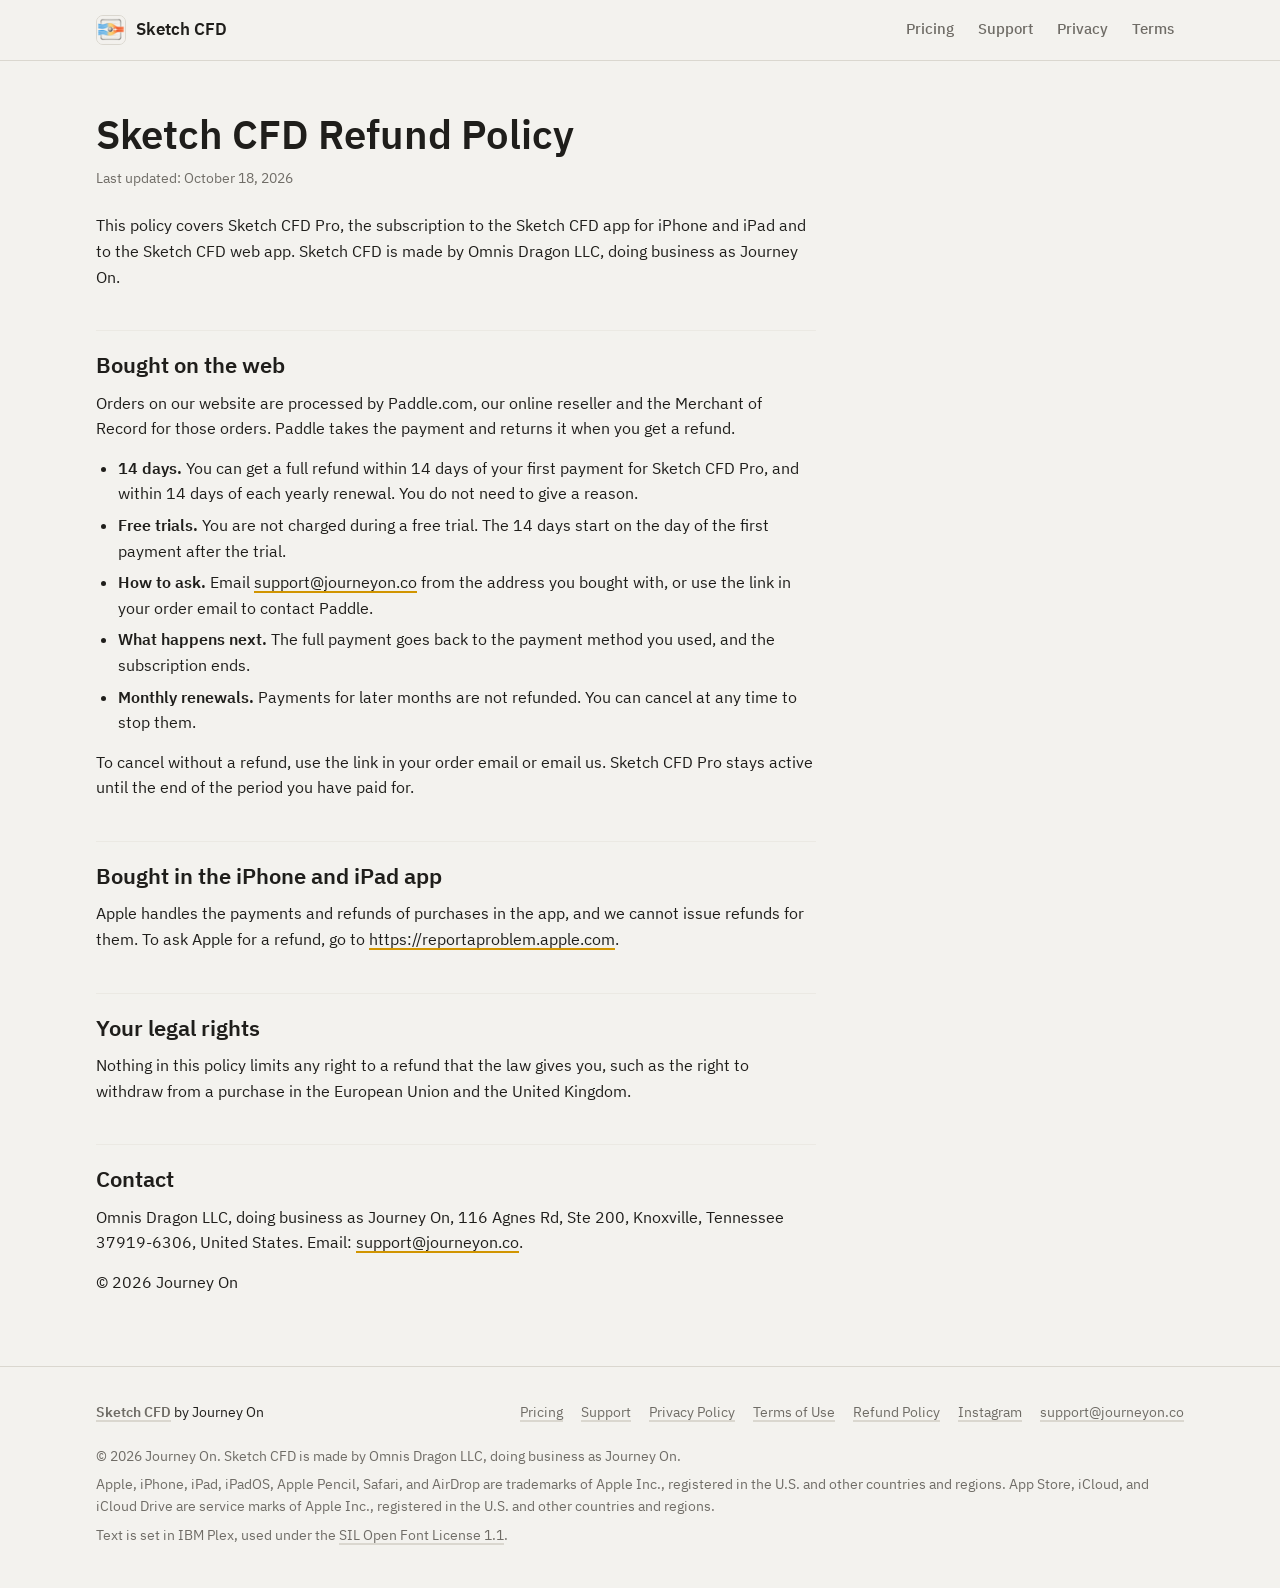
<file: refunds/index.html>
<!doctype html>
<html lang="en">
<head>
<meta charset="utf-8">
<meta name="viewport" content="width=device-width, initial-scale=1">
<meta http-equiv="Content-Security-Policy" content="default-src 'none'; script-src 'self'; style-src 'self'; font-src 'self'; img-src 'self'; media-src 'self'; base-uri 'none'; form-action 'none'">
<meta name="color-scheme" content="dark light">
<meta name="theme-color" content="#141413" media="(prefers-color-scheme: dark)">
<meta name="theme-color" content="#f3f2ee" media="(prefers-color-scheme: light)">
<title>Sketch CFD Refund Policy</title>
<meta name="description" content="The Sketch CFD Refund Policy: a full refund within 14 days for Sketch CFD Pro bought on the web, and refunds through Apple for purchases in the app.">
<link rel="canonical" href="https://sketchcfd.journeyon.co/refunds/">
<link rel="icon" type="image/png" sizes="32x32" href="../assets/favicon-32.png">
<link rel="apple-touch-icon" href="../assets/apple-touch-icon.png">
<link rel="stylesheet" href="../assets/site.css">
</head>
<body>
<a class="skip" href="#main">Skip to content</a>

<header class="site-head">
  <div class="wrap">
    <a class="brand" href="../"><img src="../assets/favicon-32.png" srcset="../assets/favicon-32.png 1x, ../assets/brand-96.png 3x" width="30" height="30" alt=""><span>Sketch CFD</span></a>
    <nav class="site-nav" aria-label="Main">
      <ul>
        <li><a href="../pricing/">Pricing</a></li>
        <li><a href="../support/">Support</a></li>
        <li><a href="../privacy/">Privacy</a></li>
        <li><a href="../terms/">Terms</a></li>
      </ul>
    </nav>
  </div>
</header>

<main id="main" tabindex="-1">
  <div class="wrap">
    <article class="prose">
      <h1 class="page-title">Sketch CFD Refund Policy</h1>
      <p class="updated">Last updated: October 18, 2026</p>
      <p>This policy covers Sketch CFD Pro, the subscription to the Sketch CFD app for iPhone and iPad and to the Sketch CFD web app. Sketch CFD is made by Omnis Dragon LLC, doing business as Journey On.</p>

      <h2 id="web">Bought on the web</h2>
      <p>Orders on our website are processed by Paddle.com, our online reseller and the Merchant of Record for those orders. Paddle takes the payment and returns it when you get a refund.</p>
      <ul>
        <li><strong>14 days.</strong> You can get a full refund within 14 days of your first payment for Sketch CFD Pro, and within 14 days of each yearly renewal. You do not need to give a reason.</li>
        <li><strong>Free trials.</strong> You are not charged during a free trial. The 14 days start on the day of the first payment after the trial.</li>
        <li><strong>How to ask.</strong> Email <a href="mailto:support@journeyon.co">support@journeyon.co</a> from the address you bought with, or use the link in your order email to contact Paddle.</li>
        <li><strong>What happens next.</strong> The full payment goes back to the payment method you used, and the subscription ends.</li>
        <li><strong>Monthly renewals.</strong> Payments for later months are not refunded. You can cancel at any time to stop them.</li>
      </ul>
      <p>To cancel without a refund, use the link in your order email or email us. Sketch CFD Pro stays active until the end of the period you have paid for.</p>

      <h2 id="app">Bought in the iPhone and iPad app</h2>
      <p>Apple handles the payments and refunds of purchases in the app, and we cannot issue refunds for them. To ask Apple for a refund, go to <a href="https://reportaproblem.apple.com">https://reportaproblem.apple.com</a>.</p>

      <h2 id="law">Your legal rights</h2>
      <p>Nothing in this policy limits any right to a refund that the law gives you, such as the right to withdraw from a purchase in the European Union and the United Kingdom.</p>

      <h2 id="contact">Contact</h2>
      <p>Omnis Dragon LLC, doing business as Journey On, 116 Agnes Rd, Ste 200, Knoxville, Tennessee 37919-6306, United States. Email: <a href="mailto:support@journeyon.co">support@journeyon.co</a>.</p>
      <p>© 2026 Journey On</p>
    </article>
  </div>
</main>

<footer class="site-foot">
  <div class="wrap">
    <div class="foot-top">
      <p class="foot-brand"><a href="../"><strong>Sketch CFD</strong></a> by Journey On</p>
      <nav aria-label="Footer">
        <ul class="foot-links">
          <li><a href="../pricing/">Pricing</a></li>
          <li><a href="../support/">Support</a></li>
          <li><a href="../privacy/">Privacy Policy</a></li>
          <li><a href="../terms/">Terms of Use</a></li>
          <li><a href="../refunds/">Refund Policy</a></li>
          <li><a href="https://www.instagram.com/journeyon_co/">Instagram</a></li>
          <li><a href="mailto:support@journeyon.co">support@journeyon.co</a></li>
        </ul>
      </nav>
    </div>
    <p>© 2026 Journey On. Sketch CFD is made by Omnis Dragon LLC, doing business as Journey On.</p>
    <p>Apple, iPhone, iPad, iPadOS, Apple Pencil, Safari, and AirDrop are trademarks of Apple Inc., registered in the U.S. and other countries and regions. App Store, iCloud, and iCloud Drive are service marks of Apple Inc., registered in the U.S. and other countries and regions.</p>
    <p>Text is set in IBM Plex, used under the <a href="../fonts/LICENSE.txt">SIL Open Font License 1.1</a>.</p>
  </div>
</footer>
</body>
</html>
</file>
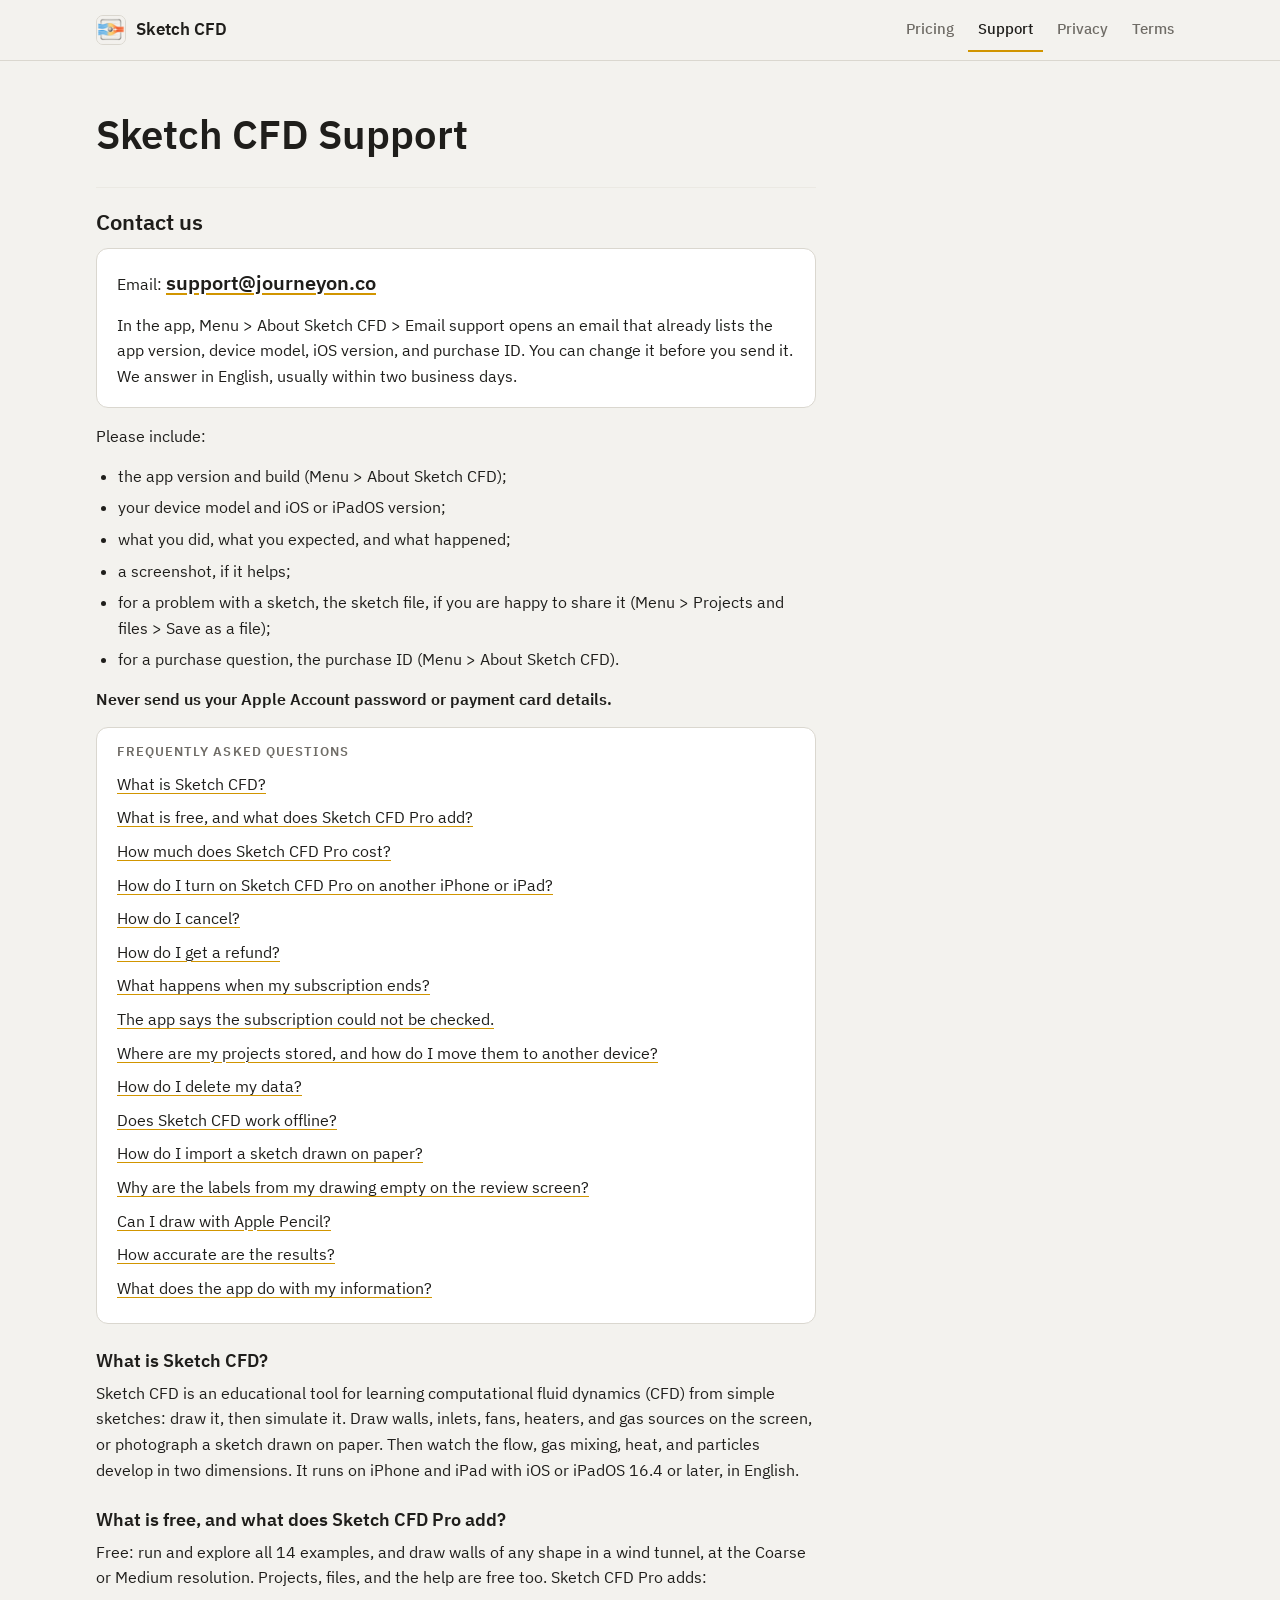
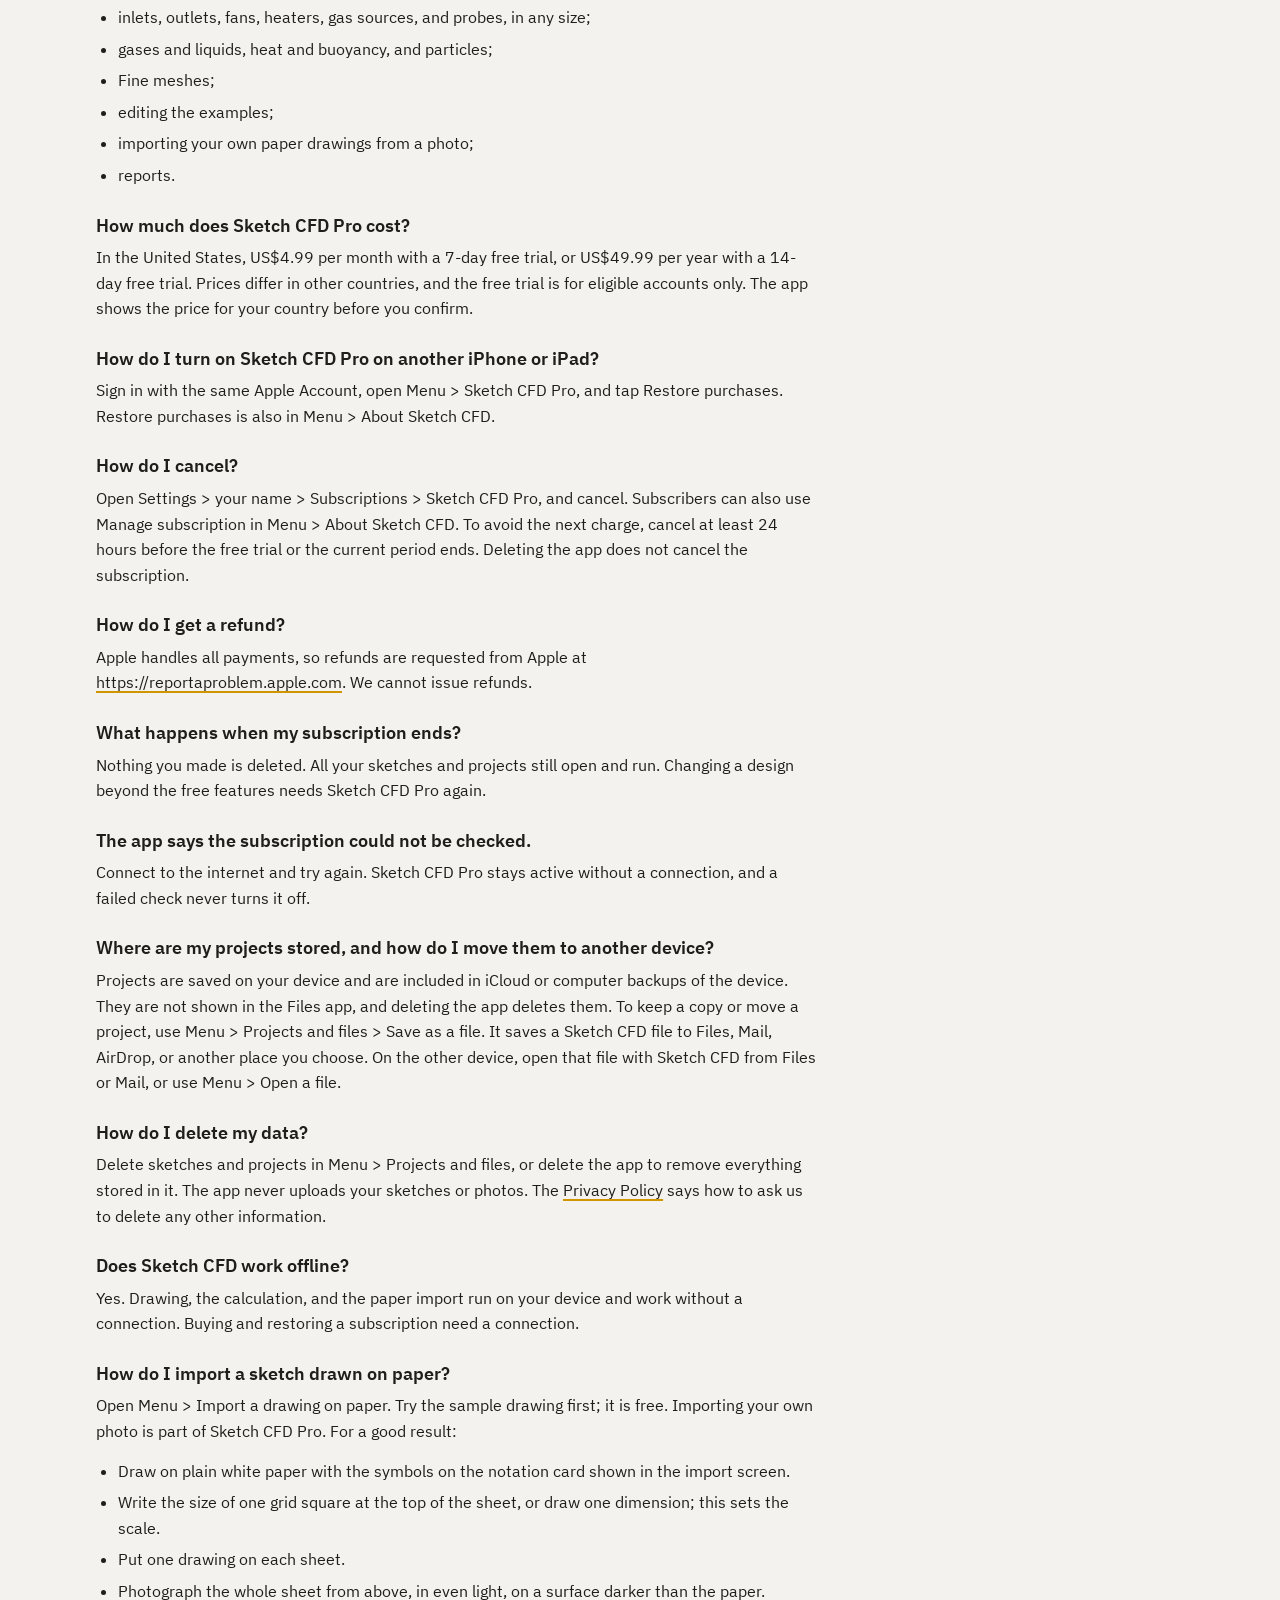
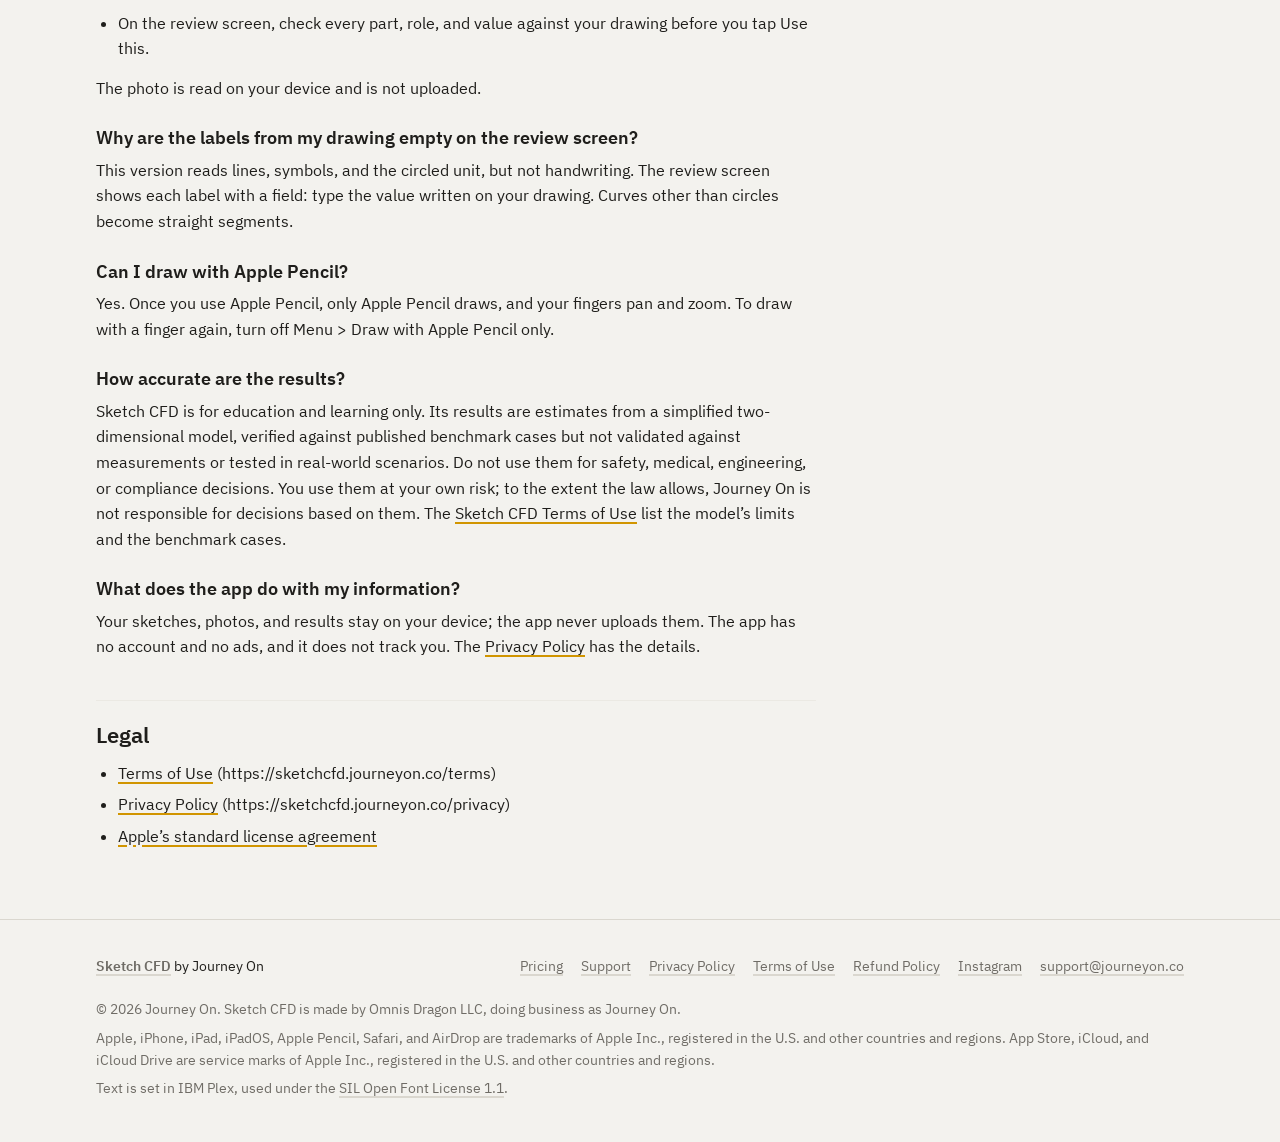
<file: support/index.html>
<!doctype html>
<html lang="en">
<head>
<meta charset="utf-8">
<meta name="viewport" content="width=device-width, initial-scale=1">
<meta http-equiv="Content-Security-Policy" content="default-src 'none'; script-src 'self'; style-src 'self'; font-src 'self'; img-src 'self'; media-src 'self'; base-uri 'none'; form-action 'none'">
<meta name="color-scheme" content="dark light">
<meta name="theme-color" content="#141413" media="(prefers-color-scheme: dark)">
<meta name="theme-color" content="#f3f2ee" media="(prefers-color-scheme: light)">
<title>Sketch CFD Support</title>
<meta name="description" content="Contact Sketch CFD support, and answers to common questions about the app, Sketch CFD Pro, and the paper import.">
<link rel="canonical" href="https://sketchcfd.journeyon.co/support/">
<link rel="icon" type="image/png" sizes="32x32" href="../assets/favicon-32.png">
<link rel="apple-touch-icon" href="../assets/apple-touch-icon.png">
<link rel="stylesheet" href="../assets/site.css">
</head>
<body>
<a class="skip" href="#main">Skip to content</a>

<header class="site-head">
  <div class="wrap">
    <a class="brand" href="../"><img src="../assets/favicon-32.png" srcset="../assets/favicon-32.png 1x, ../assets/brand-96.png 3x" width="30" height="30" alt=""><span>Sketch CFD</span></a>
    <nav class="site-nav" aria-label="Main">
      <ul>
        <li><a href="../pricing/">Pricing</a></li>
        <li><a href="../support/" aria-current="page">Support</a></li>
        <li><a href="../privacy/">Privacy</a></li>
        <li><a href="../terms/">Terms</a></li>
      </ul>
    </nav>
  </div>
</header>

<main id="main" tabindex="-1">
  <div class="wrap">
    <article class="prose">
      <h1 class="page-title">Sketch CFD Support</h1>

      <h2 id="contact" class="first">Contact us</h2>
      <div class="contact-box">
        <p>Email: <a class="email" href="mailto:support@journeyon.co">support@journeyon.co</a></p>
        <p>In the app, Menu &gt; About Sketch CFD &gt; Email support opens an email that already lists the app version, device model, iOS version, and purchase ID. You can change it before you send it. We answer in English, usually within two business days.</p>
      </div>
      <p>Please include:</p>
      <ul>
        <li>the app version and build (Menu &gt; About Sketch CFD);</li>
        <li>your device model and iOS or iPadOS version;</li>
        <li>what you did, what you expected, and what happened;</li>
        <li>a screenshot, if it helps;</li>
        <li>for a problem with a sketch, the sketch file, if you are happy to share it (Menu &gt; Projects and files &gt; Save as a file);</li>
        <li>for a purchase question, the purchase ID (Menu &gt; About Sketch CFD).</li>
      </ul>
      <p><strong>Never send us your Apple Account password or payment card details.</strong></p>

      <nav class="toc" aria-labelledby="faq-toc">
        <h2 id="faq-toc">Frequently asked questions</h2>
        <ul>
          <li><a href="#what-is">What is Sketch CFD?</a></li>
          <li><a href="#free-pro">What is free, and what does Sketch CFD Pro add?</a></li>
          <li><a href="#cost">How much does Sketch CFD Pro cost?</a></li>
          <li><a href="#other-device">How do I turn on Sketch CFD Pro on another iPhone or iPad?</a></li>
          <li><a href="#cancel">How do I cancel?</a></li>
          <li><a href="#refund">How do I get a refund?</a></li>
          <li><a href="#ends">What happens when my subscription ends?</a></li>
          <li><a href="#not-checked">The app says the subscription could not be checked.</a></li>
          <li><a href="#projects">Where are my projects stored, and how do I move them to another device?</a></li>
          <li><a href="#delete-data">How do I delete my data?</a></li>
          <li><a href="#offline">Does Sketch CFD work offline?</a></li>
          <li><a href="#paper">How do I import a sketch drawn on paper?</a></li>
          <li><a href="#labels">Why are the labels from my drawing empty on the review screen?</a></li>
          <li><a href="#pencil">Can I draw with Apple Pencil?</a></li>
          <li><a href="#accuracy">How accurate are the results?</a></li>
          <li><a href="#information">What does the app do with my information?</a></li>
        </ul>
      </nav>

      <div class="faq">
        <h3 id="what-is">What is Sketch CFD?</h3>
        <p>Sketch CFD is an educational tool for learning computational fluid dynamics (CFD) from simple sketches: draw it, then simulate it. Draw walls, inlets, fans, heaters, and gas sources on the screen, or photograph a sketch drawn on paper. Then watch the flow, gas mixing, heat, and particles develop in two dimensions. It runs on iPhone and iPad with iOS or iPadOS 16.4 or later, in English.</p>

        <h3 id="free-pro">What is free, and what does Sketch CFD Pro add?</h3>
        <p>Free: run and explore all 14 examples, and draw walls of any shape in a wind tunnel, at the Coarse or Medium resolution. Projects, files, and the help are free too. Sketch CFD Pro adds:</p>
        <ul>
          <li>inlets, outlets, fans, heaters, gas sources, and probes, in any size;</li>
          <li>gases and liquids, heat and buoyancy, and particles;</li>
          <li>Fine meshes;</li>
          <li>editing the examples;</li>
          <li>importing your own paper drawings from a photo;</li>
          <li>reports.</li>
        </ul>

        <h3 id="cost">How much does Sketch CFD Pro cost?</h3>
        <p>In the United States, US$4.99 per month with a 7-day free trial, or US$49.99 per year with a 14-day free trial. Prices differ in other countries, and the free trial is for eligible accounts only. The app shows the price for your country before you confirm.</p>

        <h3 id="other-device">How do I turn on Sketch CFD Pro on another iPhone or iPad?</h3>
        <p>Sign in with the same Apple Account, open Menu &gt; Sketch CFD Pro, and tap Restore purchases. Restore purchases is also in Menu &gt; About Sketch CFD.</p>

        <h3 id="cancel">How do I cancel?</h3>
        <p>Open Settings &gt; your name &gt; Subscriptions &gt; Sketch CFD Pro, and cancel. Subscribers can also use Manage subscription in Menu &gt; About Sketch CFD. To avoid the next charge, cancel at least 24 hours before the free trial or the current period ends. Deleting the app does not cancel the subscription.</p>

        <h3 id="refund">How do I get a refund?</h3>
        <p>Apple handles all payments, so refunds are requested from Apple at <a href="https://reportaproblem.apple.com">https://reportaproblem.apple.com</a>. We cannot issue refunds.</p>

        <h3 id="ends">What happens when my subscription ends?</h3>
        <p>Nothing you made is deleted. All your sketches and projects still open and run. Changing a design beyond the free features needs Sketch CFD Pro again.</p>

        <h3 id="not-checked">The app says the subscription could not be checked.</h3>
        <p>Connect to the internet and try again. Sketch CFD Pro stays active without a connection, and a failed check never turns it off.</p>

        <h3 id="projects">Where are my projects stored, and how do I move them to another device?</h3>
        <p>Projects are saved on your device and are included in iCloud or computer backups of the device. They are not shown in the Files app, and deleting the app deletes them. To keep a copy or move a project, use Menu &gt; Projects and files &gt; Save as a file. It saves a Sketch CFD file to Files, Mail, AirDrop, or another place you choose. On the other device, open that file with Sketch CFD from Files or Mail, or use Menu &gt; Open a file.</p>

        <h3 id="delete-data">How do I delete my data?</h3>
        <p>Delete sketches and projects in Menu &gt; Projects and files, or delete the app to remove everything stored in it. The app never uploads your sketches or photos. The <a href="../privacy/#rights">Privacy Policy</a> says how to ask us to delete any other information.</p>

        <h3 id="offline">Does Sketch CFD work offline?</h3>
        <p>Yes. Drawing, the calculation, and the paper import run on your device and work without a connection. Buying and restoring a subscription need a connection.</p>

        <h3 id="paper">How do I import a sketch drawn on paper?</h3>
        <p>Open Menu &gt; Import a drawing on paper. Try the sample drawing first; it is free. Importing your own photo is part of Sketch CFD Pro. For a good result:</p>
        <ul>
          <li>Draw on plain white paper with the symbols on the notation card shown in the import screen.</li>
          <li>Write the size of one grid square at the top of the sheet, or draw one dimension; this sets the scale.</li>
          <li>Put one drawing on each sheet.</li>
          <li>Photograph the whole sheet from above, in even light, on a surface darker than the paper.</li>
          <li>On the review screen, check every part, role, and value against your drawing before you tap Use this.</li>
        </ul>
        <p>The photo is read on your device and is not uploaded.</p>

        <h3 id="labels">Why are the labels from my drawing empty on the review screen?</h3>
        <p>This version reads lines, symbols, and the circled unit, but not handwriting. The review screen shows each label with a field: type the value written on your drawing. Curves other than circles become straight segments.</p>

        <h3 id="pencil">Can I draw with Apple Pencil?</h3>
        <p>Yes. Once you use Apple Pencil, only Apple Pencil draws, and your fingers pan and zoom. To draw with a finger again, turn off Menu &gt; Draw with Apple Pencil only.</p>

        <h3 id="accuracy">How accurate are the results?</h3>
        <p>Sketch CFD is for education and learning only. Its results are estimates from a simplified two-dimensional model, verified against published benchmark cases but not validated against measurements or tested in real-world scenarios. Do not use them for safety, medical, engineering, or compliance decisions. You use them at your own risk; to the extent the law allows, Journey On is not responsible for decisions based on them. The <a href="../terms/#accuracy">Sketch CFD Terms of Use</a> list the model’s limits and the benchmark cases.</p>

        <h3 id="information">What does the app do with my information?</h3>
        <p>Your sketches, photos, and results stay on your device; the app never uploads them. The app has no account and no ads, and it does not track you. The <a href="../privacy/">Privacy Policy</a> has the details.</p>
      </div>

      <h2 id="legal">Legal</h2>
      <ul>
        <li><a href="../terms/">Terms of Use</a> (https://sketchcfd.journeyon.co/terms)</li>
        <li><a href="../privacy/">Privacy Policy</a> (https://sketchcfd.journeyon.co/privacy)</li>
        <li><a href="https://www.apple.com/legal/internet-services/itunes/dev/stdeula/">Apple’s standard license agreement</a></li>
      </ul>
    </article>
  </div>
</main>

<footer class="site-foot">
  <div class="wrap">
    <div class="foot-top">
      <p class="foot-brand"><a href="../"><strong>Sketch CFD</strong></a> by Journey On</p>
      <nav aria-label="Footer">
        <ul class="foot-links">
          <li><a href="../pricing/">Pricing</a></li>
          <li><a href="../support/">Support</a></li>
          <li><a href="../privacy/">Privacy Policy</a></li>
          <li><a href="../terms/">Terms of Use</a></li>
          <li><a href="../refunds/">Refund Policy</a></li>
          <li><a href="https://www.instagram.com/journeyon_co/">Instagram</a></li>
          <li><a href="mailto:support@journeyon.co">support@journeyon.co</a></li>
        </ul>
      </nav>
    </div>
    <p>© 2026 Journey On. Sketch CFD is made by Omnis Dragon LLC, doing business as Journey On.</p>
    <p>Apple, iPhone, iPad, iPadOS, Apple Pencil, Safari, and AirDrop are trademarks of Apple Inc., registered in the U.S. and other countries and regions. App Store, iCloud, and iCloud Drive are service marks of Apple Inc., registered in the U.S. and other countries and regions.</p>
    <p>Text is set in IBM Plex, used under the <a href="../fonts/LICENSE.txt">SIL Open Font License 1.1</a>.</p>
  </div>
</footer>
</body>
</html>
</file>
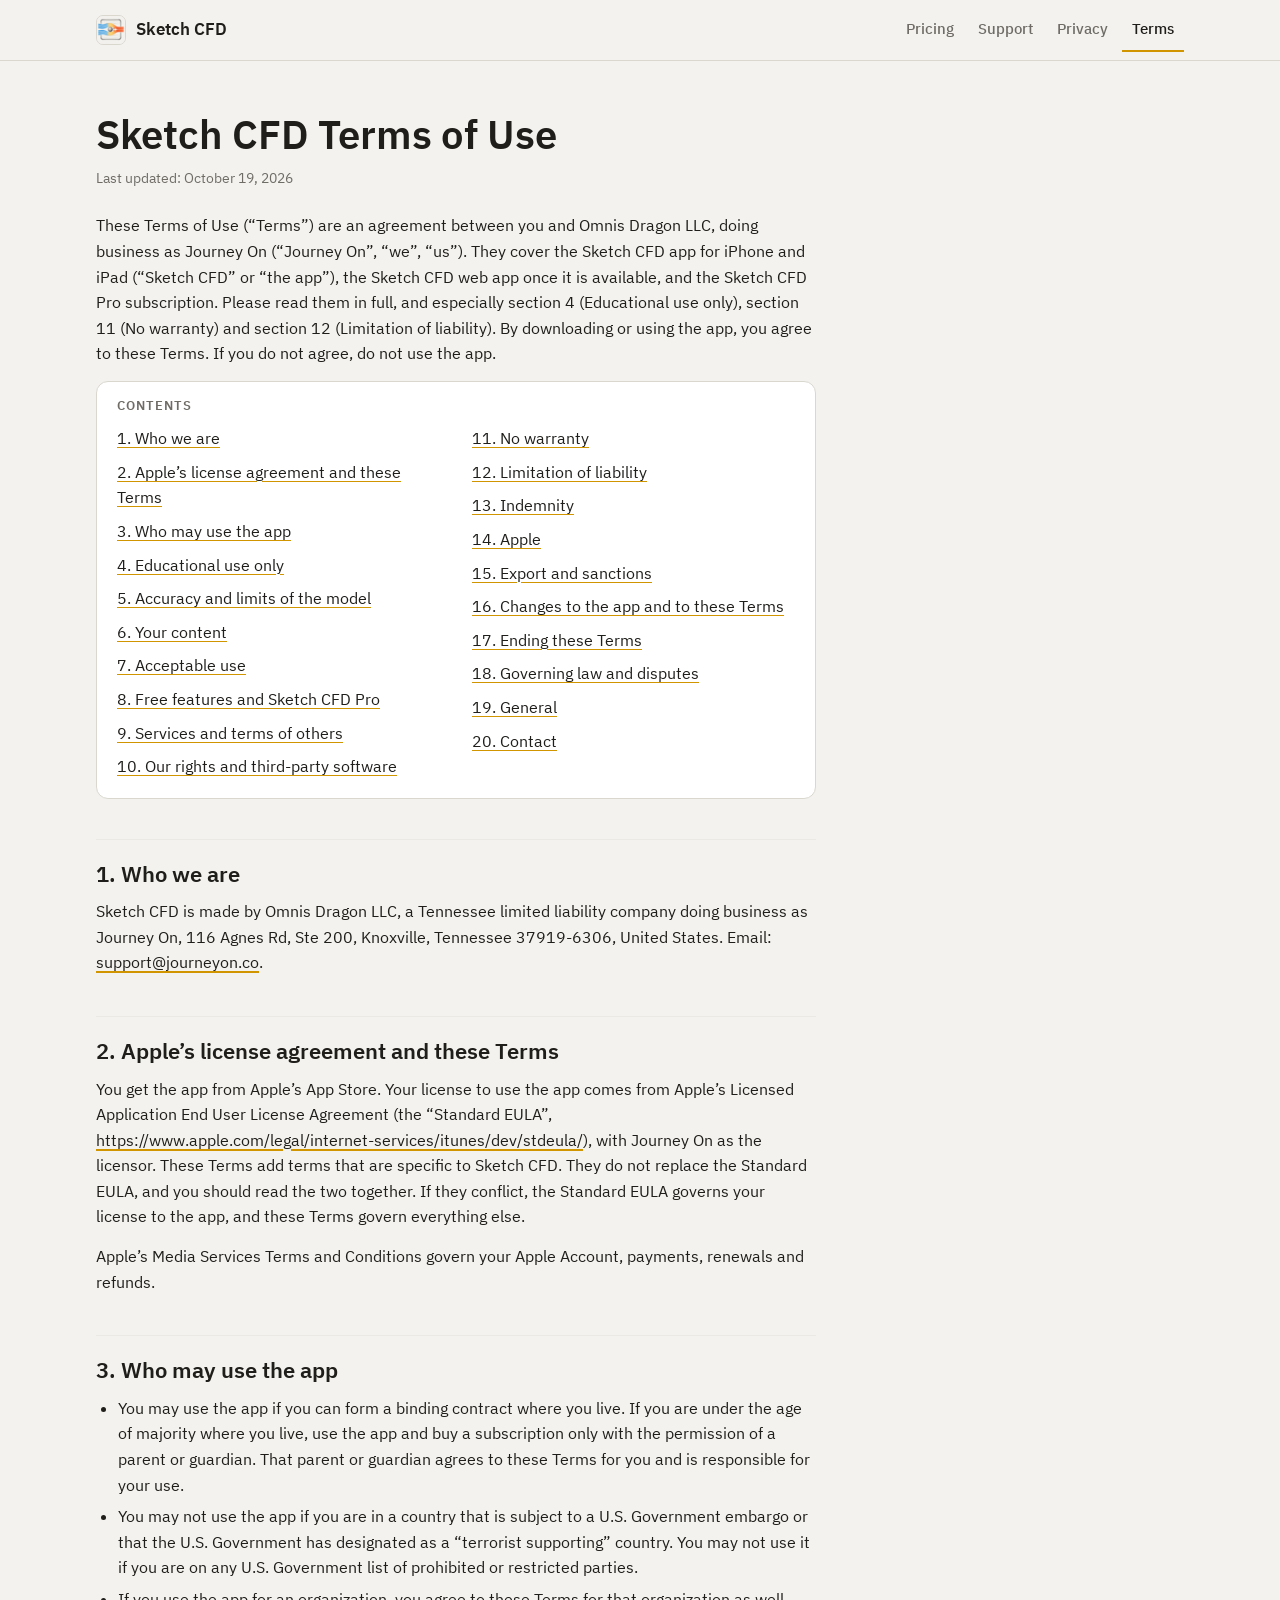
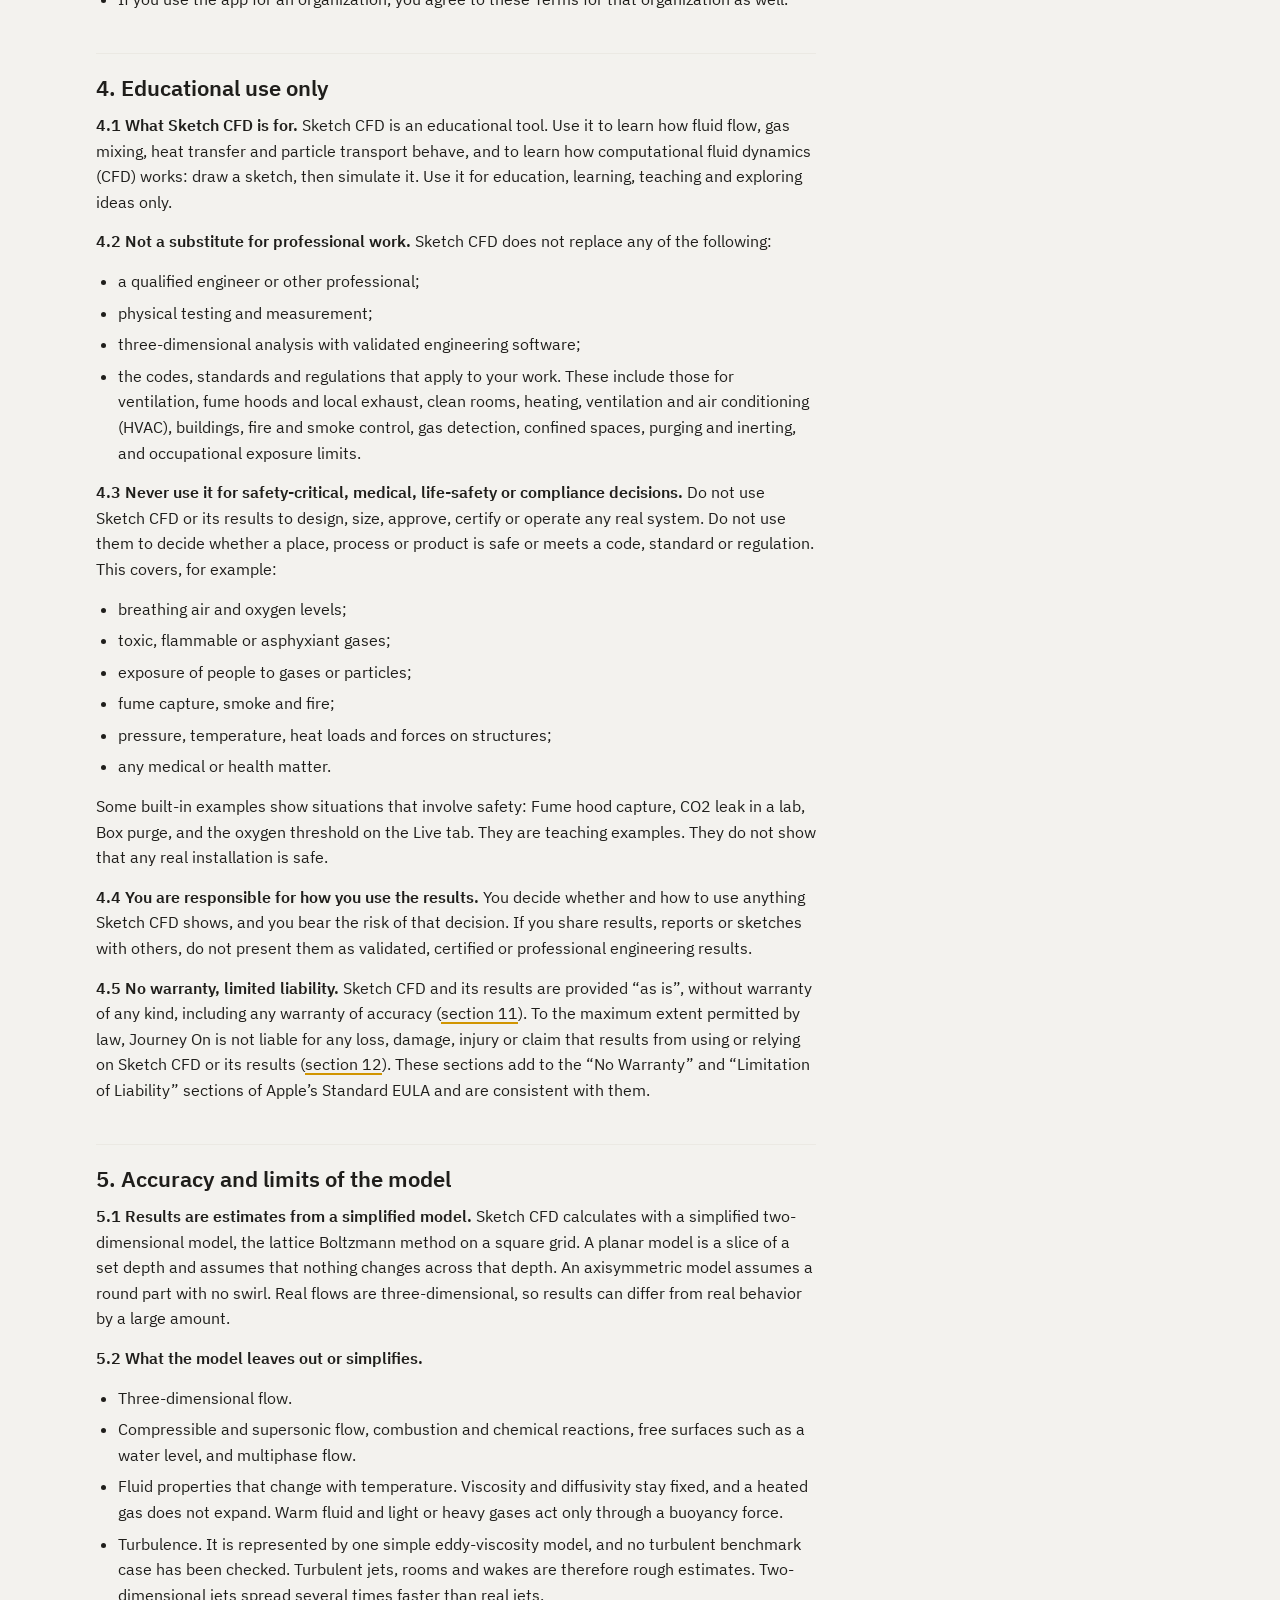
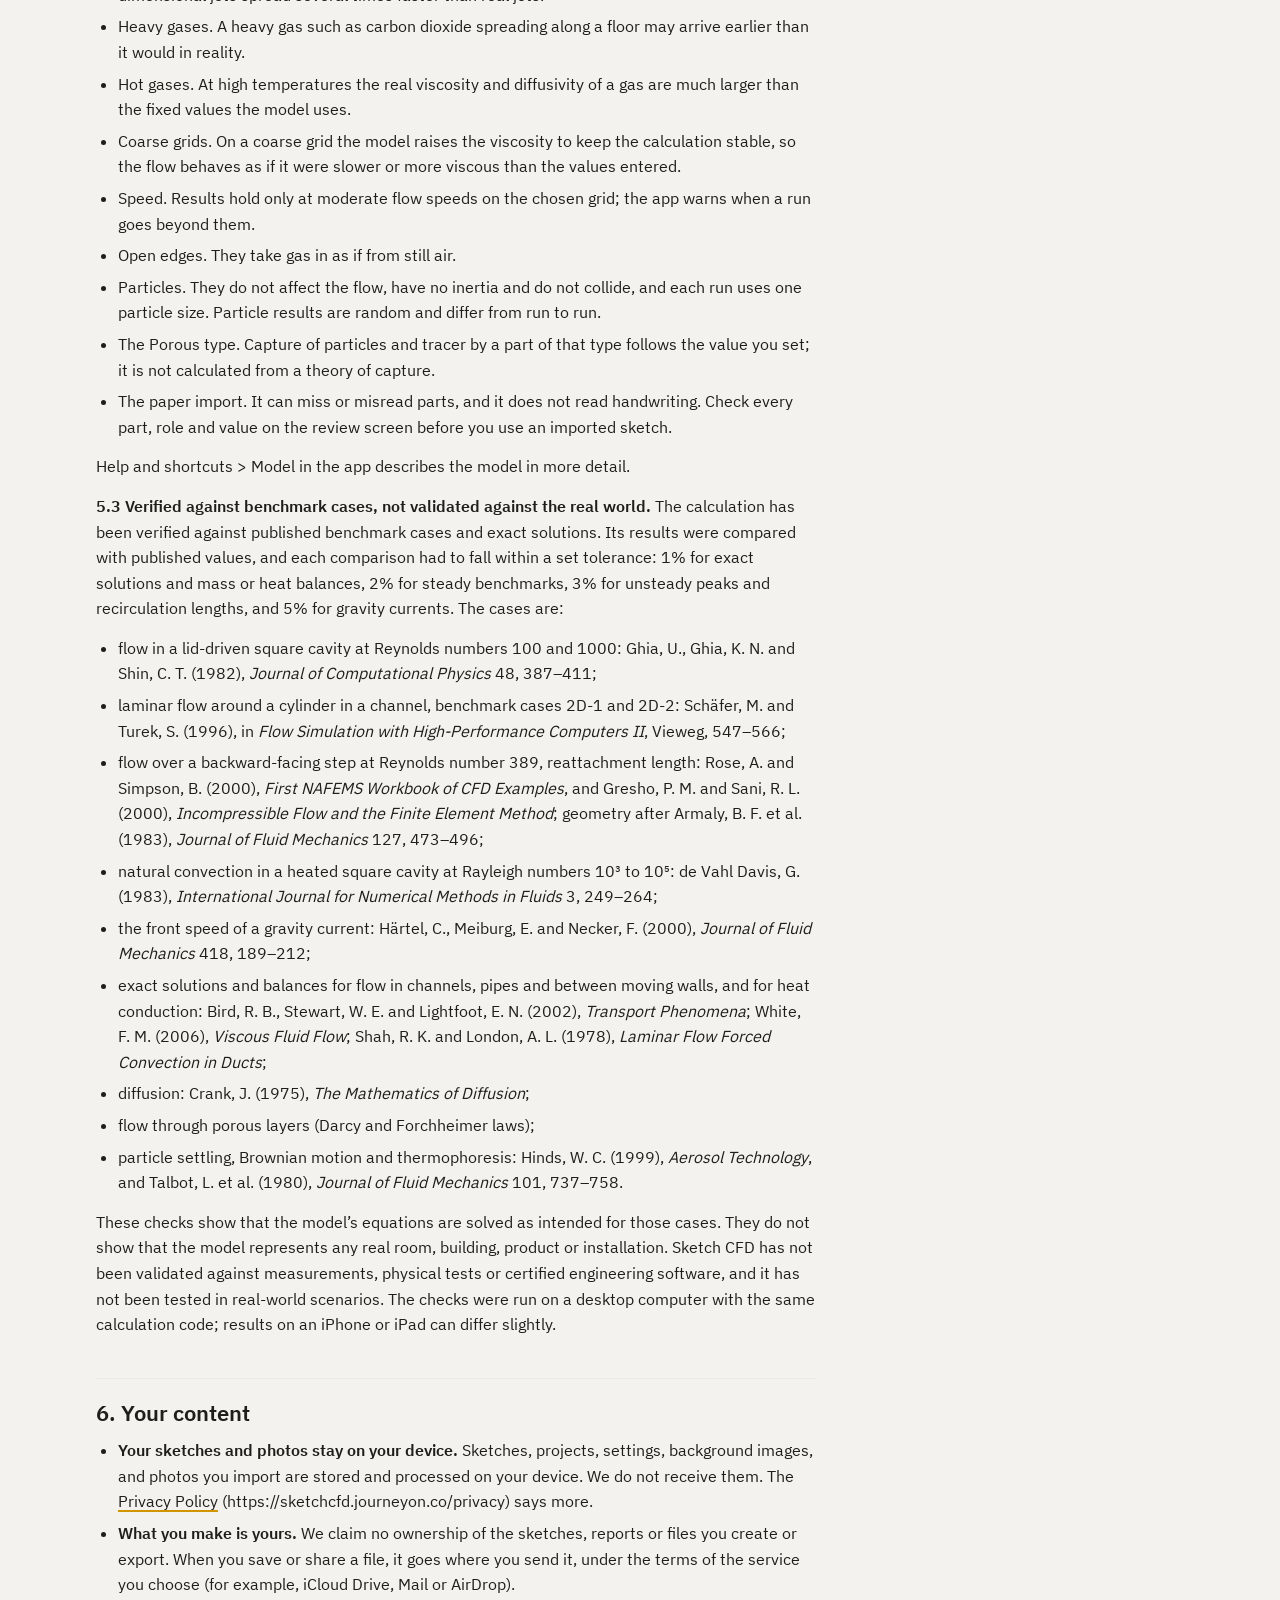
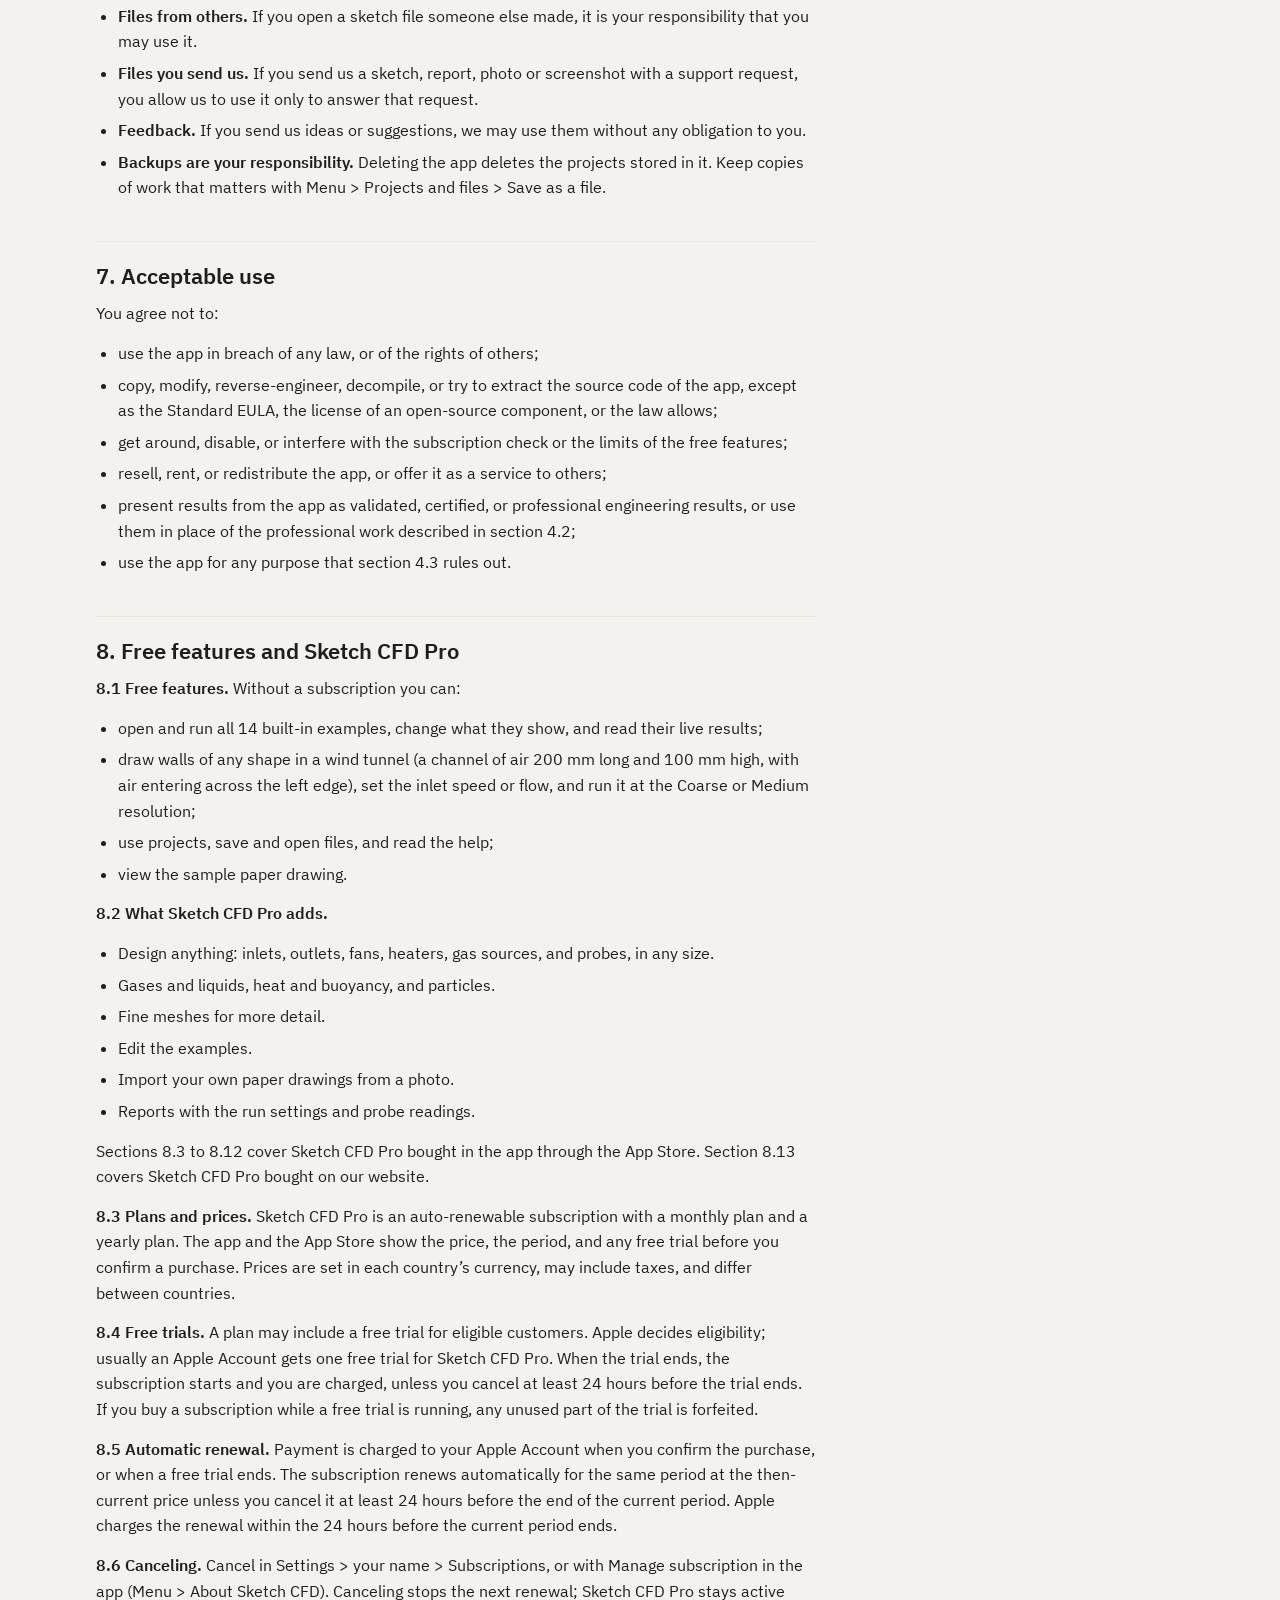
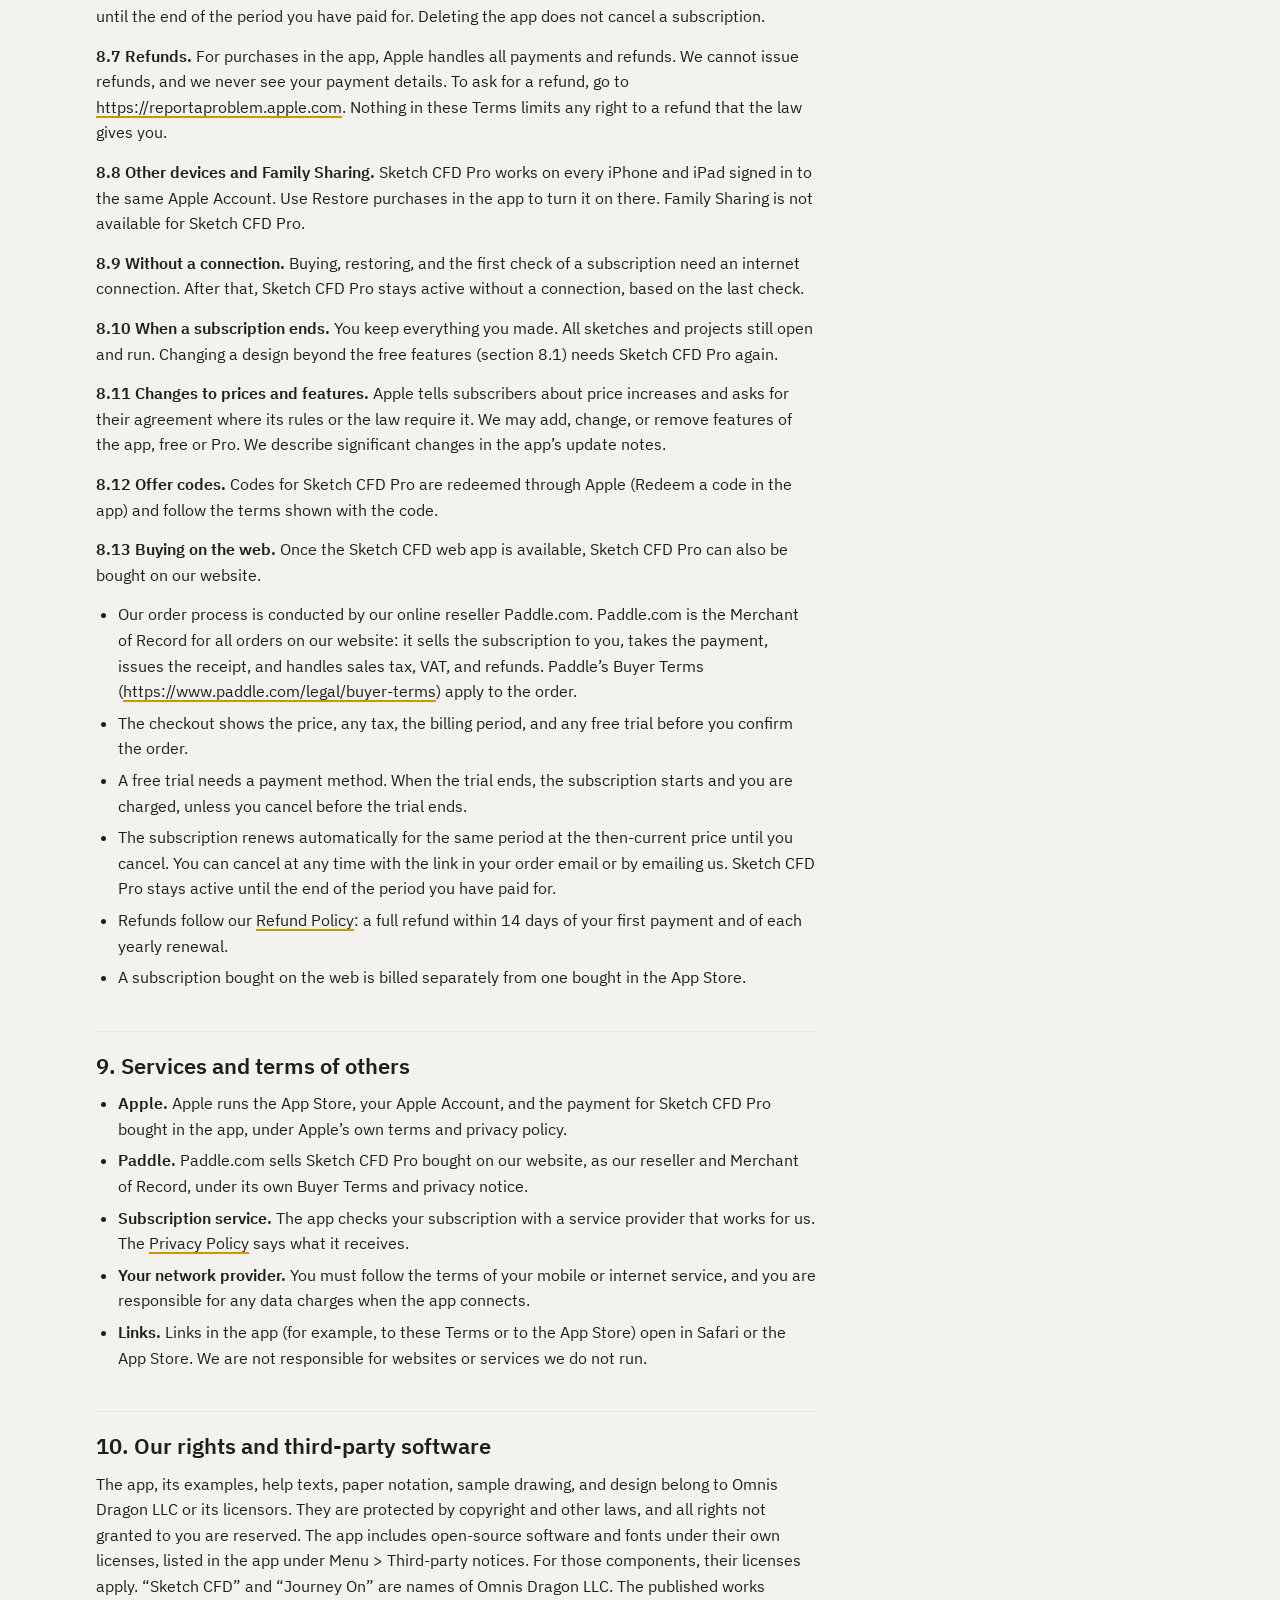
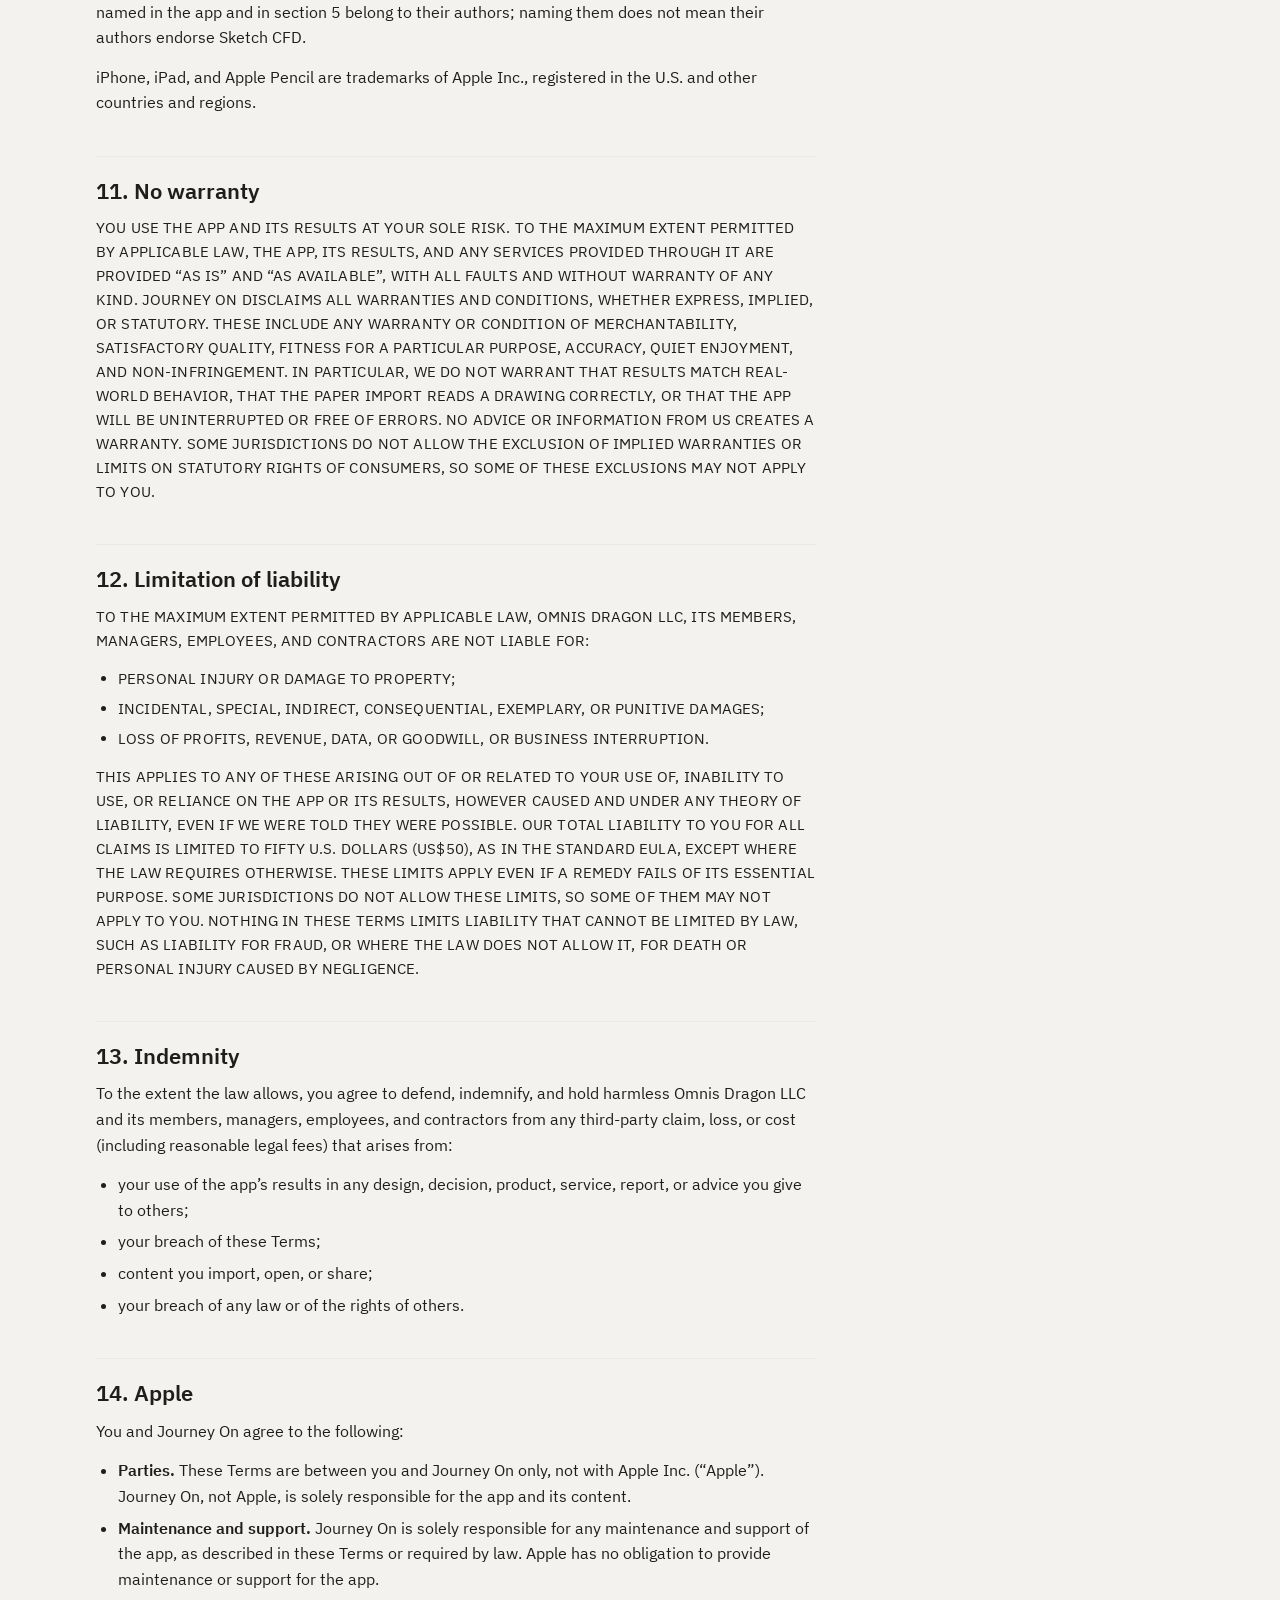
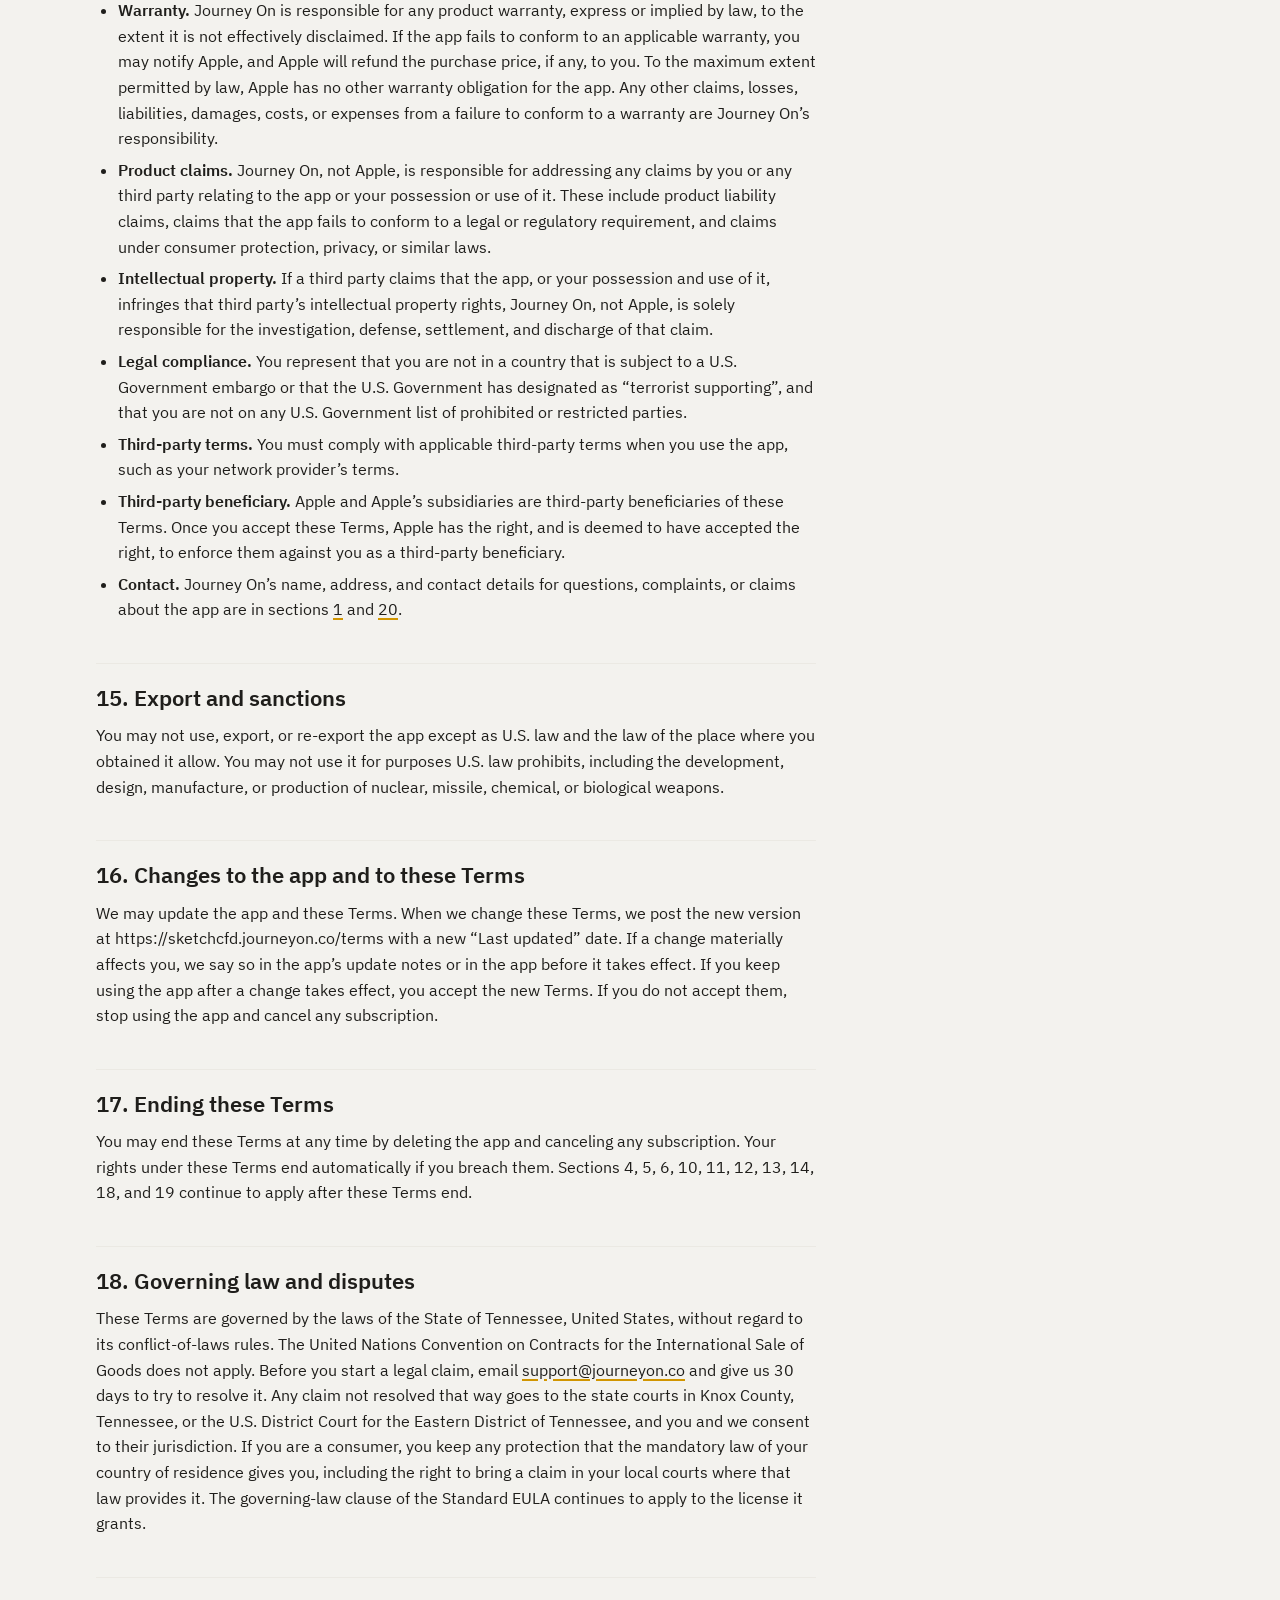
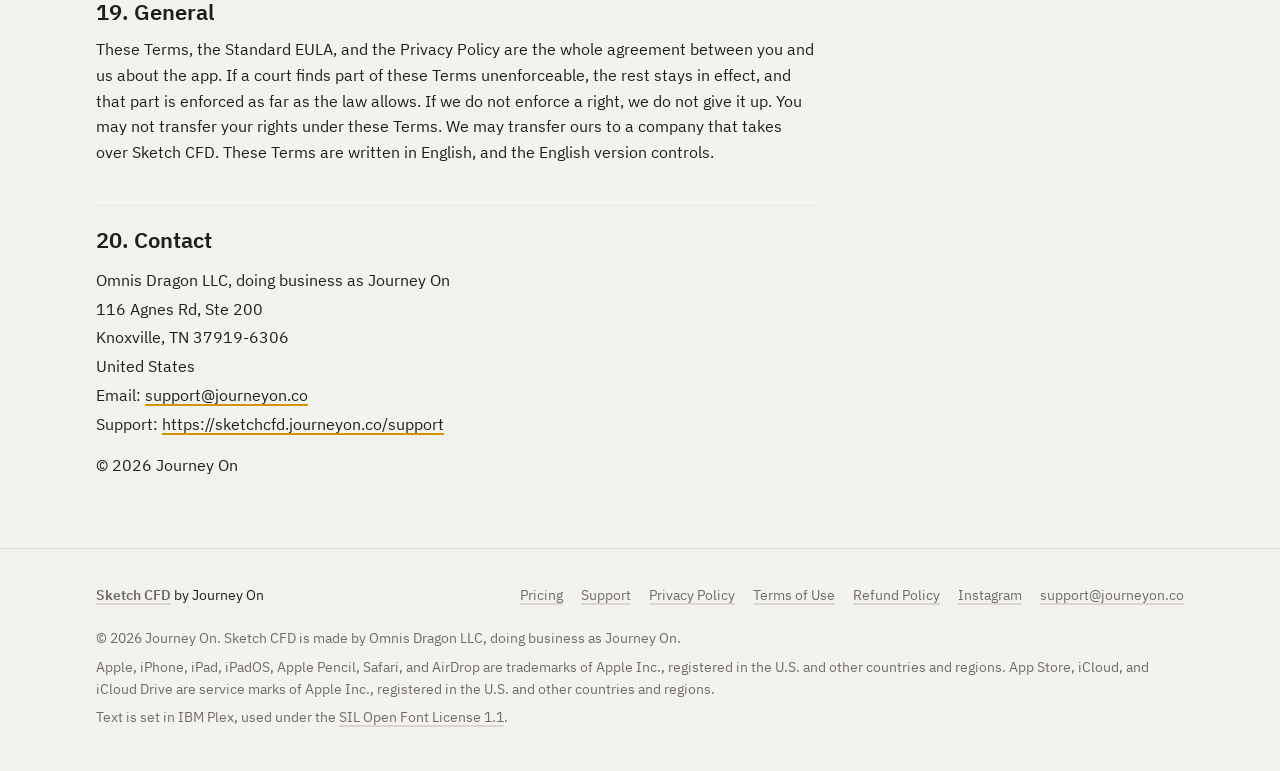
<file: terms/index.html>
<!doctype html>
<html lang="en">
<head>
<meta charset="utf-8">
<meta name="viewport" content="width=device-width, initial-scale=1">
<meta http-equiv="Content-Security-Policy" content="default-src 'none'; script-src 'self'; style-src 'self'; font-src 'self'; img-src 'self'; media-src 'self'; base-uri 'none'; form-action 'none'">
<meta name="color-scheme" content="dark light">
<meta name="theme-color" content="#141413" media="(prefers-color-scheme: dark)">
<meta name="theme-color" content="#f3f2ee" media="(prefers-color-scheme: light)">
<title>Sketch CFD Terms of Use</title>
<meta name="description" content="The Sketch CFD Terms of Use: educational use, the limits of the model, Sketch CFD Pro, and your rights.">
<link rel="canonical" href="https://sketchcfd.journeyon.co/terms/">
<link rel="icon" type="image/png" sizes="32x32" href="../assets/favicon-32.png">
<link rel="apple-touch-icon" href="../assets/apple-touch-icon.png">
<link rel="stylesheet" href="../assets/site.css">
</head>
<body>
<a class="skip" href="#main">Skip to content</a>

<header class="site-head">
  <div class="wrap">
    <a class="brand" href="../"><img src="../assets/favicon-32.png" srcset="../assets/favicon-32.png 1x, ../assets/brand-96.png 3x" width="30" height="30" alt=""><span>Sketch CFD</span></a>
    <nav class="site-nav" aria-label="Main">
      <ul>
        <li><a href="../pricing/">Pricing</a></li>
        <li><a href="../support/">Support</a></li>
        <li><a href="../privacy/">Privacy</a></li>
        <li><a href="../terms/" aria-current="page">Terms</a></li>
      </ul>
    </nav>
  </div>
</header>

<main id="main" tabindex="-1">
  <div class="wrap">
    <article class="prose">
      <h1 class="page-title">Sketch CFD Terms of Use</h1>
      <p class="updated">Last updated: October 19, 2026</p>

      <p>These Terms of Use (“Terms”) are an agreement between you and Omnis Dragon LLC, doing business as Journey On (“Journey On”, “we”, “us”). They cover the Sketch CFD app for iPhone and iPad (“Sketch CFD” or “the app”), the Sketch CFD web app once it is available, and the Sketch CFD Pro subscription. Please read them in full, and especially section 4 (Educational use only), section 11 (No warranty) and section 12 (Limitation of liability). By downloading or using the app, you agree to these Terms. If you do not agree, do not use the app.</p>

      <nav class="toc" aria-labelledby="toc-title">
        <h2 id="toc-title">Contents</h2>
        <ol>
          <li><a href="#who-we-are">1. Who we are</a></li>
          <li><a href="#apple-eula">2. Apple’s license agreement and these Terms</a></li>
          <li><a href="#who-may-use">3. Who may use the app</a></li>
          <li><a href="#educational-use">4. Educational use only</a></li>
          <li><a href="#accuracy">5. Accuracy and limits of the model</a></li>
          <li><a href="#your-content">6. Your content</a></li>
          <li><a href="#acceptable-use">7. Acceptable use</a></li>
          <li><a href="#pro">8. Free features and Sketch CFD Pro</a></li>
          <li><a href="#others">9. Services and terms of others</a></li>
          <li><a href="#rights">10. Our rights and third-party software</a></li>
          <li><a href="#no-warranty">11. No warranty</a></li>
          <li><a href="#liability">12. Limitation of liability</a></li>
          <li><a href="#indemnity">13. Indemnity</a></li>
          <li><a href="#apple">14. Apple</a></li>
          <li><a href="#export">15. Export and sanctions</a></li>
          <li><a href="#changes">16. Changes to the app and to these Terms</a></li>
          <li><a href="#ending">17. Ending these Terms</a></li>
          <li><a href="#governing-law">18. Governing law and disputes</a></li>
          <li><a href="#general">19. General</a></li>
          <li><a href="#contact">20. Contact</a></li>
        </ol>
      </nav>

      <h2 id="who-we-are">1. Who we are</h2>
      <p>Sketch CFD is made by Omnis Dragon LLC, a Tennessee limited liability company doing business as Journey On, 116 Agnes Rd, Ste 200, Knoxville, Tennessee 37919-6306, United States. Email: <a href="mailto:support@journeyon.co">support@journeyon.co</a>.</p>

      <h2 id="apple-eula">2. Apple’s license agreement and these Terms</h2>
      <p>You get the app from Apple’s App Store. Your license to use the app comes from Apple’s Licensed Application End User License Agreement (the “Standard EULA”, <a href="https://www.apple.com/legal/internet-services/itunes/dev/stdeula/">https://www.apple.com/legal/internet-services/itunes/dev/stdeula/</a>), with Journey On as the licensor. These Terms add terms that are specific to Sketch CFD. They do not replace the Standard EULA, and you should read the two together. If they conflict, the Standard EULA governs your license to the app, and these Terms govern everything else.</p>
      <p>Apple’s Media Services Terms and Conditions govern your Apple Account, payments, renewals and refunds.</p>

      <h2 id="who-may-use">3. Who may use the app</h2>
      <ul>
        <li>You may use the app if you can form a binding contract where you live. If you are under the age of majority where you live, use the app and buy a subscription only with the permission of a parent or guardian. That parent or guardian agrees to these Terms for you and is responsible for your use.</li>
        <li>You may not use the app if you are in a country that is subject to a U.S. Government embargo or that the U.S. Government has designated as a “terrorist supporting” country. You may not use it if you are on any U.S. Government list of prohibited or restricted parties.</li>
        <li>If you use the app for an organization, you agree to these Terms for that organization as well.</li>
      </ul>

      <h2 id="educational-use">4. Educational use only</h2>
      <p><strong>4.1 What Sketch CFD is for.</strong> Sketch CFD is an educational tool. Use it to learn how fluid flow, gas mixing, heat transfer and particle transport behave, and to learn how computational fluid dynamics (CFD) works: draw a sketch, then simulate it. Use it for education, learning, teaching and exploring ideas only.</p>
      <p><strong>4.2 Not a substitute for professional work.</strong> Sketch CFD does not replace any of the following:</p>
      <ul>
        <li>a qualified engineer or other professional;</li>
        <li>physical testing and measurement;</li>
        <li>three-dimensional analysis with validated engineering software;</li>
        <li>the codes, standards and regulations that apply to your work. These include those for ventilation, fume hoods and local exhaust, clean rooms, heating, ventilation and air conditioning (HVAC), buildings, fire and smoke control, gas detection, confined spaces, purging and inerting, and occupational exposure limits.</li>
      </ul>
      <p><strong>4.3 Never use it for safety-critical, medical, life-safety or compliance decisions.</strong> Do not use Sketch CFD or its results to design, size, approve, certify or operate any real system. Do not use them to decide whether a place, process or product is safe or meets a code, standard or regulation. This covers, for example:</p>
      <ul>
        <li>breathing air and oxygen levels;</li>
        <li>toxic, flammable or asphyxiant gases;</li>
        <li>exposure of people to gases or particles;</li>
        <li>fume capture, smoke and fire;</li>
        <li>pressure, temperature, heat loads and forces on structures;</li>
        <li>any medical or health matter.</li>
      </ul>
      <p>Some built-in examples show situations that involve safety: Fume hood capture, CO2 leak in a lab, Box purge, and the oxygen threshold on the Live tab. They are teaching examples. They do not show that any real installation is safe.</p>
      <p><strong>4.4 You are responsible for how you use the results.</strong> You decide whether and how to use anything Sketch CFD shows, and you bear the risk of that decision. If you share results, reports or sketches with others, do not present them as validated, certified or professional engineering results.</p>
      <p><strong>4.5 No warranty, limited liability.</strong> Sketch CFD and its results are provided “as is”, without warranty of any kind, including any warranty of accuracy (<a href="#no-warranty">section 11</a>). To the maximum extent permitted by law, Journey On is not liable for any loss, damage, injury or claim that results from using or relying on Sketch CFD or its results (<a href="#liability">section 12</a>). These sections add to the “No Warranty” and “Limitation of Liability” sections of Apple’s Standard EULA and are consistent with them.</p>

      <h2 id="accuracy">5. Accuracy and limits of the model</h2>
      <p><strong>5.1 Results are estimates from a simplified model.</strong> Sketch CFD calculates with a simplified two-dimensional model, the lattice Boltzmann method on a square grid. A planar model is a slice of a set depth and assumes that nothing changes across that depth. An axisymmetric model assumes a round part with no swirl. Real flows are three-dimensional, so results can differ from real behavior by a large amount.</p>
      <p><strong>5.2 What the model leaves out or simplifies.</strong></p>
      <ul>
        <li>Three-dimensional flow.</li>
        <li>Compressible and supersonic flow, combustion and chemical reactions, free surfaces such as a water level, and multiphase flow.</li>
        <li>Fluid properties that change with temperature. Viscosity and diffusivity stay fixed, and a heated gas does not expand. Warm fluid and light or heavy gases act only through a buoyancy force.</li>
        <li>Turbulence. It is represented by one simple eddy-viscosity model, and no turbulent benchmark case has been checked. Turbulent jets, rooms and wakes are therefore rough estimates. Two-dimensional jets spread several times faster than real jets.</li>
        <li>Heavy gases. A heavy gas such as carbon dioxide spreading along a floor may arrive earlier than it would in reality.</li>
        <li>Hot gases. At high temperatures the real viscosity and diffusivity of a gas are much larger than the fixed values the model uses.</li>
        <li>Coarse grids. On a coarse grid the model raises the viscosity to keep the calculation stable, so the flow behaves as if it were slower or more viscous than the values entered.</li>
        <li>Speed. Results hold only at moderate flow speeds on the chosen grid; the app warns when a run goes beyond them.</li>
        <li>Open edges. They take gas in as if from still air.</li>
        <li>Particles. They do not affect the flow, have no inertia and do not collide, and each run uses one particle size. Particle results are random and differ from run to run.</li>
        <li>The Porous type. Capture of particles and tracer by a part of that type follows the value you set; it is not calculated from a theory of capture.</li>
        <li>The paper import. It can miss or misread parts, and it does not read handwriting. Check every part, role and value on the review screen before you use an imported sketch.</li>
      </ul>
      <p>Help and shortcuts &gt; Model in the app describes the model in more detail.</p>
      <p><strong>5.3 Verified against benchmark cases, not validated against the real world.</strong> The calculation has been verified against published benchmark cases and exact solutions. Its results were compared with published values, and each comparison had to fall within a set tolerance: 1% for exact solutions and mass or heat balances, 2% for steady benchmarks, 3% for unsteady peaks and recirculation lengths, and 5% for gravity currents. The cases are:</p>
      <ul>
        <li>flow in a lid-driven square cavity at Reynolds numbers 100 and 1000: Ghia, U., Ghia, K. N. and Shin, C. T. (1982), <cite>Journal of Computational Physics</cite> 48, 387–411;</li>
        <li>laminar flow around a cylinder in a channel, benchmark cases 2D-1 and 2D-2: Schäfer, M. and Turek, S. (1996), in <cite>Flow Simulation with High-Performance Computers II</cite>, Vieweg, 547–566;</li>
        <li>flow over a backward-facing step at Reynolds number 389, reattachment length: Rose, A. and Simpson, B. (2000), <cite>First NAFEMS Workbook of CFD Examples</cite>, and Gresho, P. M. and Sani, R. L. (2000), <cite>Incompressible Flow and the Finite Element Method</cite>; geometry after Armaly, B. F. et al. (1983), <cite>Journal of Fluid Mechanics</cite> 127, 473–496;</li>
        <li>natural convection in a heated square cavity at Rayleigh numbers 10³ to 10⁵: de Vahl Davis, G. (1983), <cite>International Journal for Numerical Methods in Fluids</cite> 3, 249–264;</li>
        <li>the front speed of a gravity current: Härtel, C., Meiburg, E. and Necker, F. (2000), <cite>Journal of Fluid Mechanics</cite> 418, 189–212;</li>
        <li>exact solutions and balances for flow in channels, pipes and between moving walls, and for heat conduction: Bird, R. B., Stewart, W. E. and Lightfoot, E. N. (2002), <cite>Transport Phenomena</cite>; White, F. M. (2006), <cite>Viscous Fluid Flow</cite>; Shah, R. K. and London, A. L. (1978), <cite>Laminar Flow Forced Convection in Ducts</cite>;</li>
        <li>diffusion: Crank, J. (1975), <cite>The Mathematics of Diffusion</cite>;</li>
        <li>flow through porous layers (Darcy and Forchheimer laws);</li>
        <li>particle settling, Brownian motion and thermophoresis: Hinds, W. C. (1999), <cite>Aerosol Technology</cite>, and Talbot, L. et al. (1980), <cite>Journal of Fluid Mechanics</cite> 101, 737–758.</li>
      </ul>
      <p>These checks show that the model’s equations are solved as intended for those cases. They do not show that the model represents any real room, building, product or installation. Sketch CFD has not been validated against measurements, physical tests or certified engineering software, and it has not been tested in real-world scenarios. The checks were run on a desktop computer with the same calculation code; results on an iPhone or iPad can differ slightly.</p>

      <h2 id="your-content">6. Your content</h2>
      <ul>
        <li><strong>Your sketches and photos stay on your device.</strong> Sketches, projects, settings, background images, and photos you import are stored and processed on your device. We do not receive them. The <a href="../privacy/">Privacy Policy</a> (https://sketchcfd.journeyon.co/privacy) says more.</li>
        <li><strong>What you make is yours.</strong> We claim no ownership of the sketches, reports or files you create or export. When you save or share a file, it goes where you send it, under the terms of the service you choose (for example, iCloud Drive, Mail or AirDrop).</li>
        <li><strong>Files from others.</strong> If you open a sketch file someone else made, it is your responsibility that you may use it.</li>
        <li><strong>Files you send us.</strong> If you send us a sketch, report, photo or screenshot with a support request, you allow us to use it only to answer that request.</li>
        <li><strong>Feedback.</strong> If you send us ideas or suggestions, we may use them without any obligation to you.</li>
        <li><strong>Backups are your responsibility.</strong> Deleting the app deletes the projects stored in it. Keep copies of work that matters with Menu &gt; Projects and files &gt; Save as a file.</li>
      </ul>

      <h2 id="acceptable-use">7. Acceptable use</h2>
      <p>You agree not to:</p>
      <ul>
        <li>use the app in breach of any law, or of the rights of others;</li>
        <li>copy, modify, reverse-engineer, decompile, or try to extract the source code of the app, except as the Standard EULA, the license of an open-source component, or the law allows;</li>
        <li>get around, disable, or interfere with the subscription check or the limits of the free features;</li>
        <li>resell, rent, or redistribute the app, or offer it as a service to others;</li>
        <li>present results from the app as validated, certified, or professional engineering results, or use them in place of the professional work described in section 4.2;</li>
        <li>use the app for any purpose that section 4.3 rules out.</li>
      </ul>

      <h2 id="pro">8. Free features and Sketch CFD Pro</h2>
      <p><strong>8.1 Free features.</strong> Without a subscription you can:</p>
      <ul>
        <li>open and run all 14 built-in examples, change what they show, and read their live results;</li>
        <li>draw walls of any shape in a wind tunnel (a channel of air 200 mm long and 100 mm high, with air entering across the left edge), set the inlet speed or flow, and run it at the Coarse or Medium resolution;</li>
        <li>use projects, save and open files, and read the help;</li>
        <li>view the sample paper drawing.</li>
      </ul>
      <p><strong>8.2 What Sketch CFD Pro adds.</strong></p>
      <ul>
        <li>Design anything: inlets, outlets, fans, heaters, gas sources, and probes, in any size.</li>
        <li>Gases and liquids, heat and buoyancy, and particles.</li>
        <li>Fine meshes for more detail.</li>
        <li>Edit the examples.</li>
        <li>Import your own paper drawings from a photo.</li>
        <li>Reports with the run settings and probe readings.</li>
      </ul>
      <p>Sections 8.3 to 8.12 cover Sketch CFD Pro bought in the app through the App Store. Section 8.13 covers Sketch CFD Pro bought on our website.</p>
      <p><strong>8.3 Plans and prices.</strong> Sketch CFD Pro is an auto-renewable subscription with a monthly plan and a yearly plan. The app and the App Store show the price, the period, and any free trial before you confirm a purchase. Prices are set in each country’s currency, may include taxes, and differ between countries.</p>
      <p><strong>8.4 Free trials.</strong> A plan may include a free trial for eligible customers. Apple decides eligibility; usually an Apple Account gets one free trial for Sketch CFD Pro. When the trial ends, the subscription starts and you are charged, unless you cancel at least 24 hours before the trial ends. If you buy a subscription while a free trial is running, any unused part of the trial is forfeited.</p>
      <p><strong>8.5 Automatic renewal.</strong> Payment is charged to your Apple Account when you confirm the purchase, or when a free trial ends. The subscription renews automatically for the same period at the then-current price unless you cancel it at least 24 hours before the end of the current period. Apple charges the renewal within the 24 hours before the current period ends.</p>
      <p><strong>8.6 Canceling.</strong> Cancel in Settings &gt; your name &gt; Subscriptions, or with Manage subscription in the app (Menu &gt; About Sketch CFD). Canceling stops the next renewal; Sketch CFD Pro stays active until the end of the period you have paid for. Deleting the app does not cancel a subscription.</p>
      <p><strong>8.7 Refunds.</strong> For purchases in the app, Apple handles all payments and refunds. We cannot issue refunds, and we never see your payment details. To ask for a refund, go to <a href="https://reportaproblem.apple.com">https://reportaproblem.apple.com</a>. Nothing in these Terms limits any right to a refund that the law gives you.</p>
      <p><strong>8.8 Other devices and Family Sharing.</strong> Sketch CFD Pro works on every iPhone and iPad signed in to the same Apple Account. Use Restore purchases in the app to turn it on there. Family Sharing is not available for Sketch CFD Pro.</p>
      <p><strong>8.9 Without a connection.</strong> Buying, restoring, and the first check of a subscription need an internet connection. After that, Sketch CFD Pro stays active without a connection, based on the last check.</p>
      <p><strong>8.10 When a subscription ends.</strong> You keep everything you made. All sketches and projects still open and run. Changing a design beyond the free features (section 8.1) needs Sketch CFD Pro again.</p>
      <p><strong>8.11 Changes to prices and features.</strong> Apple tells subscribers about price increases and asks for their agreement where its rules or the law require it. We may add, change, or remove features of the app, free or Pro. We describe significant changes in the app’s update notes.</p>
      <p><strong>8.12 Offer codes.</strong> Codes for Sketch CFD Pro are redeemed through Apple (Redeem a code in the app) and follow the terms shown with the code.</p>
      <p><strong>8.13 Buying on the web.</strong> Once the Sketch CFD web app is available, Sketch CFD Pro can also be bought on our website.</p>
      <ul>
        <li>Our order process is conducted by our online reseller Paddle.com. Paddle.com is the Merchant of Record for all orders on our website: it sells the subscription to you, takes the payment, issues the receipt, and handles sales tax, VAT, and refunds. Paddle’s Buyer Terms (<a href="https://www.paddle.com/legal/buyer-terms">https://www.paddle.com/legal/buyer-terms</a>) apply to the order.</li>
        <li>The checkout shows the price, any tax, the billing period, and any free trial before you confirm the order.</li>
        <li>A free trial needs a payment method. When the trial ends, the subscription starts and you are charged, unless you cancel before the trial ends.</li>
        <li>The subscription renews automatically for the same period at the then-current price until you cancel. You can cancel at any time with the link in your order email or by emailing us. Sketch CFD Pro stays active until the end of the period you have paid for.</li>
        <li>Refunds follow our <a href="../refunds/">Refund Policy</a>: a full refund within 14 days of your first payment and of each yearly renewal.</li>
        <li>A subscription bought on the web is billed separately from one bought in the App Store.</li>
      </ul>

      <h2 id="others">9. Services and terms of others</h2>
      <ul>
        <li><strong>Apple.</strong> Apple runs the App Store, your Apple Account, and the payment for Sketch CFD Pro bought in the app, under Apple’s own terms and privacy policy.</li>
        <li><strong>Paddle.</strong> Paddle.com sells Sketch CFD Pro bought on our website, as our reseller and Merchant of Record, under its own Buyer Terms and privacy notice.</li>
        <li><strong>Subscription service.</strong> The app checks your subscription with a service provider that works for us. The <a href="../privacy/#purchases">Privacy Policy</a> says what it receives.</li>
        <li><strong>Your network provider.</strong> You must follow the terms of your mobile or internet service, and you are responsible for any data charges when the app connects.</li>
        <li><strong>Links.</strong> Links in the app (for example, to these Terms or to the App Store) open in Safari or the App Store. We are not responsible for websites or services we do not run.</li>
      </ul>

      <h2 id="rights">10. Our rights and third-party software</h2>
      <p>The app, its examples, help texts, paper notation, sample drawing, and design belong to Omnis Dragon LLC or its licensors. They are protected by copyright and other laws, and all rights not granted to you are reserved. The app includes open-source software and fonts under their own licenses, listed in the app under Menu &gt; Third-party notices. For those components, their licenses apply. “Sketch CFD” and “Journey On” are names of Omnis Dragon LLC. The published works named in the app and in section 5 belong to their authors; naming them does not mean their authors endorse Sketch CFD.</p>
      <p>iPhone, iPad, and Apple Pencil are trademarks of Apple Inc., registered in the U.S. and other countries and regions.</p>

      <h2 id="no-warranty">11. No warranty</h2>
      <p class="caps">You use the app and its results at your sole risk. To the maximum extent permitted by applicable law, the app, its results, and any services provided through it are provided “as is” and “as available”, with all faults and without warranty of any kind. Journey On disclaims all warranties and conditions, whether express, implied, or statutory. These include any warranty or condition of merchantability, satisfactory quality, fitness for a particular purpose, accuracy, quiet enjoyment, and non-infringement. In particular, we do not warrant that results match real-world behavior, that the paper import reads a drawing correctly, or that the app will be uninterrupted or free of errors. No advice or information from us creates a warranty. Some jurisdictions do not allow the exclusion of implied warranties or limits on statutory rights of consumers, so some of these exclusions may not apply to you.</p>

      <h2 id="liability">12. Limitation of liability</h2>
      <p class="caps">To the maximum extent permitted by applicable law, Omnis Dragon LLC, its members, managers, employees, and contractors are not liable for:</p>
      <ul class="caps">
        <li>personal injury or damage to property;</li>
        <li>incidental, special, indirect, consequential, exemplary, or punitive damages;</li>
        <li>loss of profits, revenue, data, or goodwill, or business interruption.</li>
      </ul>
      <p class="caps">This applies to any of these arising out of or related to your use of, inability to use, or reliance on the app or its results, however caused and under any theory of liability, even if we were told they were possible. Our total liability to you for all claims is limited to fifty U.S. dollars (US$50), as in the Standard EULA, except where the law requires otherwise. These limits apply even if a remedy fails of its essential purpose. Some jurisdictions do not allow these limits, so some of them may not apply to you. Nothing in these Terms limits liability that cannot be limited by law, such as liability for fraud, or where the law does not allow it, for death or personal injury caused by negligence.</p>

      <h2 id="indemnity">13. Indemnity</h2>
      <p>To the extent the law allows, you agree to defend, indemnify, and hold harmless Omnis Dragon LLC and its members, managers, employees, and contractors from any third-party claim, loss, or cost (including reasonable legal fees) that arises from:</p>
      <ul>
        <li>your use of the app’s results in any design, decision, product, service, report, or advice you give to others;</li>
        <li>your breach of these Terms;</li>
        <li>content you import, open, or share;</li>
        <li>your breach of any law or of the rights of others.</li>
      </ul>

      <h2 id="apple">14. Apple</h2>
      <p>You and Journey On agree to the following:</p>
      <ul>
        <li><strong>Parties.</strong> These Terms are between you and Journey On only, not with Apple Inc. (“Apple”). Journey On, not Apple, is solely responsible for the app and its content.</li>
        <li><strong>Maintenance and support.</strong> Journey On is solely responsible for any maintenance and support of the app, as described in these Terms or required by law. Apple has no obligation to provide maintenance or support for the app.</li>
        <li><strong>Warranty.</strong> Journey On is responsible for any product warranty, express or implied by law, to the extent it is not effectively disclaimed. If the app fails to conform to an applicable warranty, you may notify Apple, and Apple will refund the purchase price, if any, to you. To the maximum extent permitted by law, Apple has no other warranty obligation for the app. Any other claims, losses, liabilities, damages, costs, or expenses from a failure to conform to a warranty are Journey On’s responsibility.</li>
        <li><strong>Product claims.</strong> Journey On, not Apple, is responsible for addressing any claims by you or any third party relating to the app or your possession or use of it. These include product liability claims, claims that the app fails to conform to a legal or regulatory requirement, and claims under consumer protection, privacy, or similar laws.</li>
        <li><strong>Intellectual property.</strong> If a third party claims that the app, or your possession and use of it, infringes that third party’s intellectual property rights, Journey On, not Apple, is solely responsible for the investigation, defense, settlement, and discharge of that claim.</li>
        <li><strong>Legal compliance.</strong> You represent that you are not in a country that is subject to a U.S. Government embargo or that the U.S. Government has designated as “terrorist supporting”, and that you are not on any U.S. Government list of prohibited or restricted parties.</li>
        <li><strong>Third-party terms.</strong> You must comply with applicable third-party terms when you use the app, such as your network provider’s terms.</li>
        <li><strong>Third-party beneficiary.</strong> Apple and Apple’s subsidiaries are third-party beneficiaries of these Terms. Once you accept these Terms, Apple has the right, and is deemed to have accepted the right, to enforce them against you as a third-party beneficiary.</li>
        <li><strong>Contact.</strong> Journey On’s name, address, and contact details for questions, complaints, or claims about the app are in sections <a href="#who-we-are">1</a> and <a href="#contact">20</a>.</li>
      </ul>

      <h2 id="export">15. Export and sanctions</h2>
      <p>You may not use, export, or re-export the app except as U.S. law and the law of the place where you obtained it allow. You may not use it for purposes U.S. law prohibits, including the development, design, manufacture, or production of nuclear, missile, chemical, or biological weapons.</p>

      <h2 id="changes">16. Changes to the app and to these Terms</h2>
      <p>We may update the app and these Terms. When we change these Terms, we post the new version at https://sketchcfd.journeyon.co/terms with a new “Last updated” date. If a change materially affects you, we say so in the app’s update notes or in the app before it takes effect. If you keep using the app after a change takes effect, you accept the new Terms. If you do not accept them, stop using the app and cancel any subscription.</p>

      <h2 id="ending">17. Ending these Terms</h2>
      <p>You may end these Terms at any time by deleting the app and canceling any subscription. Your rights under these Terms end automatically if you breach them. Sections 4, 5, 6, 10, 11, 12, 13, 14, 18, and 19 continue to apply after these Terms end.</p>

      <h2 id="governing-law">18. Governing law and disputes</h2>
      <p>These Terms are governed by the laws of the State of Tennessee, United States, without regard to its conflict-of-laws rules. The United Nations Convention on Contracts for the International Sale of Goods does not apply. Before you start a legal claim, email <a href="mailto:support@journeyon.co">support@journeyon.co</a> and give us 30 days to try to resolve it. Any claim not resolved that way goes to the state courts in Knox County, Tennessee, or the U.S. District Court for the Eastern District of Tennessee, and you and we consent to their jurisdiction. If you are a consumer, you keep any protection that the mandatory law of your country of residence gives you, including the right to bring a claim in your local courts where that law provides it. The governing-law clause of the Standard EULA continues to apply to the license it grants.</p>

      <h2 id="general">19. General</h2>
      <p>These Terms, the Standard EULA, and the Privacy Policy are the whole agreement between you and us about the app. If a court finds part of these Terms unenforceable, the rest stays in effect, and that part is enforced as far as the law allows. If we do not enforce a right, we do not give it up. You may not transfer your rights under these Terms. We may transfer ours to a company that takes over Sketch CFD. These Terms are written in English, and the English version controls.</p>

      <h2 id="contact">20. Contact</h2>
      <address class="address">
        Omnis Dragon LLC, doing business as Journey On<br>
        116 Agnes Rd, Ste 200<br>
        Knoxville, TN 37919-6306<br>
        United States<br>
        Email: <a href="mailto:support@journeyon.co">support@journeyon.co</a><br>
        Support: <a href="../support/">https://sketchcfd.journeyon.co/support</a>
      </address>
      <p>© 2026 Journey On</p>
    </article>
  </div>
</main>

<footer class="site-foot">
  <div class="wrap">
    <div class="foot-top">
      <p class="foot-brand"><a href="../"><strong>Sketch CFD</strong></a> by Journey On</p>
      <nav aria-label="Footer">
        <ul class="foot-links">
          <li><a href="../pricing/">Pricing</a></li>
          <li><a href="../support/">Support</a></li>
          <li><a href="../privacy/">Privacy Policy</a></li>
          <li><a href="../terms/">Terms of Use</a></li>
          <li><a href="../refunds/">Refund Policy</a></li>
          <li><a href="https://www.instagram.com/journeyon_co/">Instagram</a></li>
          <li><a href="mailto:support@journeyon.co">support@journeyon.co</a></li>
        </ul>
      </nav>
    </div>
    <p>© 2026 Journey On. Sketch CFD is made by Omnis Dragon LLC, doing business as Journey On.</p>
    <p>Apple, iPhone, iPad, iPadOS, Apple Pencil, Safari, and AirDrop are trademarks of Apple Inc., registered in the U.S. and other countries and regions. App Store, iCloud, and iCloud Drive are service marks of Apple Inc., registered in the U.S. and other countries and regions.</p>
    <p>Text is set in IBM Plex, used under the <a href="../fonts/LICENSE.txt">SIL Open Font License 1.1</a>.</p>
  </div>
</footer>
</body>
</html>
</file>
<file: assets/site.css>
/* Sketch CFD website. Colors, radii, fonts and shadows are the app's design tokens; tints are color-mix() of tokens.
   Dark is the default, as in the app; light follows prefers-color-scheme. */

@font-face {
  font-family: 'IBM Plex Sans';
  font-style: normal;
  font-weight: 400;
  font-display: swap;
  src: url('../fonts/IBMPlexSans-Regular.woff2') format('woff2');
}
@font-face {
  font-family: 'IBM Plex Sans';
  font-style: normal;
  font-weight: 500;
  font-display: swap;
  src: url('../fonts/IBMPlexSans-Medium.woff2') format('woff2');
}
@font-face {
  font-family: 'IBM Plex Sans';
  font-style: normal;
  font-weight: 600;
  font-display: swap;
  src: url('../fonts/IBMPlexSans-SemiBold.woff2') format('woff2');
}
@font-face {
  font-family: 'IBM Plex Mono';
  font-style: normal;
  font-weight: 400;
  font-display: swap;
  src: url('../fonts/IBMPlexMono-Regular.woff2') format('woff2');
}
@font-face {
  font-family: 'IBM Plex Mono';
  font-style: normal;
  font-weight: 500;
  font-display: swap;
  src: url('../fonts/IBMPlexMono-Medium.woff2') format('woff2');
}

:root {
  --bg: #141413;
  --panel: #1c1c1b;
  --panel2: #232321;
  --fg: #e8e6e1;
  --muted: #9b9890;
  --line: #35332e;
  --line2: #2a2926;
  --accent: #f0b323;
  --accent2: #ffc94a;
  --accent-fg: #141413;
  --canvas: #1a1a19;
  --shadow: 0 6px 24px rgba(0, 0, 0, .5);
  --shadow-sm: 0 2px 10px rgba(0, 0, 0, .45);
  --label: var(--accent); /* small headings: amber on dark, ink on light (amber on light is under 4.5:1) */
  --font: 'IBM Plex Sans', system-ui, -apple-system, 'Segoe UI', sans-serif;
  --mono: 'IBM Plex Mono', ui-monospace, SFMono-Regular, Menlo, monospace;
  --radius: 6px;
  /* Motion: the app's ease-out cubic, 1 - (1 - k)^3, and its 240 ms */
  --ease-out: cubic-bezier(.33, 1, .68, 1);
  --t-fast: .15s;
  --t: .24s;
  --t-reveal: .48s;
  /* Light on surfaces: the glow behind the hero animation and the app icon, the wash at the top of a band, and the
     light at the top of the cards */
  --glow: color-mix(in srgb, var(--accent) 17%, transparent);
  --glow-band: color-mix(in srgb, var(--accent) 7%, transparent);
  --tint-card: color-mix(in srgb, var(--fg) 5%, transparent);
  --tint-pro: color-mix(in srgb, var(--accent) 15%, transparent);
  --tint-tile: color-mix(in srgb, var(--accent) 9%, transparent);
  color-scheme: dark;
}

@media (prefers-color-scheme: light) {
  :root {
    --bg: #f3f2ee;
    --panel: #ffffff;
    --panel2: #f7f6f2;
    --fg: #1f1e1b;
    --muted: #6f6c66;
    --line: #dad7cf;
    --line2: #ebe9e3;
    --accent: #d19500;
    --accent2: #a87700;
    --accent-fg: #1f1e1b;
    --canvas: #e9e7e1;
    --shadow: 0 6px 24px rgba(30, 28, 20, .12);
    --shadow-sm: 0 2px 8px rgba(30, 28, 20, .10);
    --label: var(--fg);
    --glow: color-mix(in srgb, var(--accent) 10%, transparent);
    --glow-band: transparent;
    --tint-card: transparent;
    --tint-pro: color-mix(in srgb, var(--accent) 11%, transparent);
    --tint-tile: color-mix(in srgb, var(--accent) 8%, transparent);
    color-scheme: light;
  }
}

*,
*::before,
*::after {
  box-sizing: border-box;
}

html {
  -webkit-text-size-adjust: 100%;
  text-size-adjust: 100%;
}

@media (prefers-reduced-motion: no-preference) {
  html {
    scroll-behavior: smooth;
  }
}

body {
  margin: 0;
  background: var(--bg);
  color: var(--fg);
  font-family: var(--font);
  font-size: 16px;
  line-height: 1.6;
  overflow-wrap: break-word;
}

img {
  max-width: 100%;
  height: auto;
}

figure {
  margin: 0;
}

strong,
b {
  font-weight: 600;
}

h1,
h2,
h3 {
  font-weight: 600;
  line-height: 1.25;
  margin: 0;
  text-wrap: balance;
}

h2,
h3,
[id] {
  scroll-margin-top: 16px;
}

p,
ul,
ol {
  margin: 0 0 14px;
}

ul,
ol {
  padding-left: 22px;
}

li {
  margin: 0 0 6px;
}

a {
  color: var(--fg);
  text-decoration: underline;
  text-decoration-color: var(--accent);
  text-decoration-thickness: 2px;
  text-underline-offset: 3px;
  transition: color var(--t-fast) ease, text-decoration-color var(--t-fast) ease;
}

a:hover {
  text-decoration-color: var(--fg);
}

:focus-visible {
  outline: 2px solid var(--accent2);
  outline-offset: 2px;
  border-radius: 3px;
}

code,
.mono {
  font-family: var(--mono);
  font-size: .94em;
}

/* Skip link: off screen until it has focus */
.skip {
  position: absolute;
  left: 16px;
  top: -200px;
  z-index: 90;
  padding: 10px 16px;
  background: var(--panel);
  color: var(--fg);
  border: 1px solid var(--line);
  border-radius: var(--radius);
  box-shadow: var(--shadow);
  font-weight: 600;
}

.skip:focus {
  top: 12px;
}

.wrap {
  max-width: 1120px;
  margin: 0 auto;
  padding: 0 16px;
}

/* Header */
.site-head {
  border-bottom: 1px solid var(--line);
  background: var(--bg);
}

.site-head .wrap {
  display: flex;
  align-items: center;
  justify-content: space-between;
  gap: 12px;
  min-height: 60px;
  flex-wrap: wrap;
}

.brand {
  display: inline-flex;
  align-items: center;
  gap: 10px;
  font-weight: 600;
  font-size: 17px;
  text-decoration: none;
  color: var(--fg);
  min-height: 44px;
}

.brand img {
  width: 30px;
  height: 30px;
  border-radius: 7px;
  border: 1px solid var(--line);
}

.site-nav ul {
  display: flex;
  gap: 4px;
  list-style: none;
  margin: 0;
  padding: 0;
}

.site-nav li {
  margin: 0;
}

.site-nav a {
  display: inline-flex;
  align-items: center;
  min-height: 44px;
  padding: 0 10px;
  color: var(--muted);
  font-weight: 500;
  font-size: 15px;
  text-decoration: none;
  border-bottom: 2px solid transparent;
}

.site-nav a:hover {
  color: var(--fg);
}

.site-nav a[aria-current='page'] {
  color: var(--fg);
  border-bottom-color: var(--accent);
}

/* Main */
main {
  display: block;
  padding: 32px 0 56px;
}

.home main {
  padding: 0;
}

.prose {
  max-width: 720px;
}

.eyebrow {
  margin: 0 0 6px;
  color: var(--muted);
  font-size: 16px;
  font-weight: 500;
}

.page-title {
  font-size: 30px;
  margin-bottom: 8px;
}

.updated {
  color: var(--muted);
  font-size: 14px;
  margin-bottom: 24px;
}

.lead {
  font-size: 19px;
  line-height: 1.5;
}

.muted {
  color: var(--muted);
}

.small {
  font-size: 14px;
}

/* Buttons */
.actions {
  display: flex;
  flex-wrap: wrap;
  align-items: center;
  gap: 12px;
  margin: 26px 0 14px;
}

.actions.center {
  justify-content: center;
}

.btn {
  display: inline-flex;
  align-items: center;
  justify-content: center;
  min-height: 48px;
  padding: 12px 20px;
  border-radius: var(--radius);
  border: 1px solid var(--line);
  background: var(--panel2);
  color: var(--fg);
  font-weight: 600;
  text-decoration: none;
  line-height: 1.2;
}

.btn:hover {
  border-color: var(--muted);
}

.btn.primary {
  background: var(--accent);
  border-color: var(--accent);
  color: var(--accent-fg);
}

.btn.primary:hover {
  box-shadow: var(--shadow-sm);
  text-decoration: underline;
  text-decoration-color: var(--accent-fg);
}

/* Home page: hero */
.hero {
  padding: 36px 0 8px;
}

.hero-grid {
  display: grid;
  gap: 32px;
  align-items: center;
}

.hero h1 {
  font-size: 46px;
  letter-spacing: -.02em;
  line-height: 1.05;
  margin-bottom: 14px;
}

.hero-line {
  text-wrap: balance;
  font-size: 23px;
  font-weight: 500;
  line-height: 1.35;
  margin-bottom: 14px;
}

.hero-sub {
  color: var(--muted);
  font-size: 17px;
  max-width: 34em;
}

.hero-media {
  position: relative;
  aspect-ratio: 4 / 5;
  border-radius: 16px;
  overflow: hidden;
  background: var(--canvas);
  border: 1px solid var(--line);
  box-shadow: var(--shadow);
}

.hero-media picture,
.hero-poster,
.hero-video {
  position: absolute;
  inset: 0;
  display: block;
  width: 100%;
  height: 100%;
  object-fit: cover;
}

/* The browser picks the video once, when the page loads. If the box changes shape later (a phone turned from portrait
   to landscape), the crop keeps the sphere and the inflow in view: the portrait video shows its lower part, the
   landscape video its left part. */
.hero-poster,
.hero-video {
  object-position: 25% 80%;
}

/* Safari does not autoplay in Low Power Mode and would draw its start button over the video; the still image under the
   video shows instead. */
.hero-video::-webkit-media-controls-start-playback-button {
  display: none !important;
  -webkit-appearance: none;
}

.hero-video::-webkit-media-controls {
  display: none !important;
}

/* "Pause animation": a real checkbox, visually replaced by the label's box. Checked, the video is hidden and the
   still image under it shows (WCAG 2.2.2). */
.still {
  position: absolute;
  width: 1px;
  height: 1px;
  margin: 0;
  opacity: 0;
  pointer-events: none;
}

.still-label {
  position: absolute;
  right: 12px;
  bottom: 12px;
  z-index: 2;
  display: inline-flex;
  align-items: center;
  gap: 9px;
  min-height: 36px;
  padding: 6px 14px 6px 11px;
  border-radius: 20px;
  border: 1px solid var(--line);
  background: color-mix(in srgb, var(--panel) 92%, transparent);
  color: var(--fg);
  font-size: 14px;
  font-weight: 500;
  box-shadow: var(--shadow-sm);
  cursor: pointer;
  user-select: none;
}

.still-label::before {
  content: '';
  flex: none;
  width: 16px;
  height: 16px;
  border: 1.5px solid var(--muted);
  border-radius: 4px;
  transition: background-color var(--t-fast) ease, border-color var(--t-fast) ease;
}

.still-label::after {
  content: '';
  position: absolute;
  left: 17px;
  top: 50%;
  width: 5px;
  height: 9px;
  margin-top: -6px;
  border: solid var(--accent-fg);
  border-width: 0 2px 2px 0;
  transform: rotate(45deg);
  opacity: 0;
}

.still:checked ~ .still-label::before {
  background: var(--accent);
  border-color: var(--accent);
}

.still:checked ~ .still-label::after {
  opacity: 1;
}

.still:focus-visible ~ .still-label {
  outline: 2px solid var(--accent2);
  outline-offset: 2px;
}

.still-label:hover {
  border-color: var(--muted);
}

.still:checked ~ .loop-video {
  display: none;
}

@media (prefers-reduced-motion: reduce) {
  .loop-video,
  .still,
  .still-label {
    display: none;
  }
}

/* Text for screen readers only */
.vh {
  position: absolute;
  width: 1px;
  height: 1px;
  margin: -1px;
  padding: 0;
  overflow: hidden;
  clip-path: inset(50%);
  white-space: nowrap;
  border: 0;
}

/* Home page: the names of the 14 built-in examples in a row under the hero. It repeats the list in "Learn with 14
   examples", so it is hidden from screen readers. Where scroll timelines exist and motion is allowed, it moves to the
   right while the page scrolls, downstream like the flow in the hero, and stops when the page stops; otherwise it is
   still, with a faded right edge. overflow: clip (not hidden) keeps the band from becoming a scroll container, so its
   view() timeline follows the page. */
.example-band {
  margin-top: 40px;
  border-top: 1px solid var(--line2);
  border-bottom: 1px solid var(--line2);
  overflow: hidden;
  overflow: clip;
  -webkit-mask-image: linear-gradient(90deg, var(--fg) calc(100% - 64px), transparent);
  mask-image: linear-gradient(90deg, var(--fg) calc(100% - 64px), transparent);
}

.band-track {
  display: flex;
  width: max-content;
  padding-left: max(16px, calc((100vw - 1088px) / 2));
}

.band-list {
  display: flex;
  list-style: none;
  margin: 0;
  padding: 0;
}

.band-list li {
  display: flex;
  align-items: center;
  margin: 0;
  padding: 13px 0;
  white-space: nowrap;
  color: var(--muted);
  font-size: 15px;
  font-weight: 500;
}

.band-list li::after {
  content: '';
  width: 5px;
  height: 5px;
  margin: 0 20px;
  border-radius: 50%;
  background: var(--accent);
}

@keyframes band-drift {
  from {
    translate: -720px 0;
  }

  to {
    translate: 0 0;
  }
}

@media (prefers-reduced-motion: no-preference) {
  @supports (animation-timeline: view()) {
    .example-band {
      -webkit-mask-image: linear-gradient(90deg, transparent, var(--fg) 48px, var(--fg) calc(100% - 48px), transparent);
      mask-image: linear-gradient(90deg, transparent, var(--fg) 48px, var(--fg) calc(100% - 48px), transparent);
    }

    .band-track {
      padding-left: 0;
      animation: band-drift linear both;
      animation-timeline: view();
      animation-range: cover;
    }
  }
}

/* Home page: sections */
.section {
  padding: 64px 0 0;
}

.section-title,
.cta h2 {
  font-size: clamp(30px, 2.2vw + 20px, 44px);
  letter-spacing: -.02em;
  line-height: 1.12;
  margin-bottom: 18px;
}

.feature-text h2 {
  font-size: 30px;
  letter-spacing: -.02em;
  line-height: 1.12;
  margin-bottom: 18px;
}

.section-intro {
  max-width: 720px;
}

/* The colored-pencil underline of the App Store headlines, under one key word of a heading: amber, and blue under
   "flow" in the hero, as in the first App Store image. It is a background image, so the text and its contrast do not
   change; links keep their straight underline. Where motion is allowed it is drawn in from the left once its heading
   has appeared (see Motion). */
.pencil {
  position: relative;
  z-index: 0;
  white-space: nowrap;
}

/* behind the letters of its word, as in the App Store headlines, so the descenders stay whole */
.pencil::after {
  content: '';
  position: absolute;
  z-index: -1;
  left: -.12em;
  right: -.14em;
  bottom: -.1em;
  height: .41em;
  background: center / 100% 100% no-repeat;
  pointer-events: none;
}

.pencil.short::after {
  background-image: url('pencil-amber-short-dark.webp');
}

.pencil.mid::after {
  background-image: url('pencil-amber-mid-dark.webp');
}

.pencil.long::after {
  background-image: url('pencil-amber-long-dark.webp');
}

.pencil.blue::after {
  background-image: url('pencil-blue-short-dark.webp');
}

@media (prefers-color-scheme: light) {
  .pencil.short::after {
    background-image: url('pencil-amber-short-light.webp');
  }

  .pencil.mid::after {
    background-image: url('pencil-amber-mid-light.webp');
  }

  .pencil.long::after {
    background-image: url('pencil-amber-long-light.webp');
  }

  .pencil.blue::after {
    background-image: url('pencil-blue-short-light.webp');
  }
}

/* Screenshots: the ten App Store images, a strip that scrolls sideways below 1000 px and two rows of five above. The
   column width always leaves part of the next image in view, so the strip shows that it scrolls. The side gutters are
   the list's padding, so they stay at the ends of the scrolled strip; the top and bottom padding leave room for the
   shadows, which the strip would otherwise cut off. The gaps are narrow, so the pencil lines read from one image into
   the next, as on the App Store. */
.shot-strip {
  overflow-x: auto;
  scroll-snap-type: x mandatory;
  scroll-padding: 0 16px;
  padding: 26px 0 30px;
  margin-top: -8px;
}

.shot-strip:focus-visible {
  outline-offset: -2px;
}

.shot-list {
  display: grid;
  grid-auto-flow: column;
  grid-auto-columns: min(calc((100vw - 32px) / 1.55), 260px);
  gap: 12px;
  width: max-content;
  list-style: none;
  margin: 0;
  padding: 0 16px;
}

@media (min-width: 480px) {
  .shot-list {
    grid-auto-columns: calc((100vw - 48px) / 2.4);
  }
}

@media (min-width: 720px) {
  .shot-list {
    grid-auto-columns: calc((100vw - 64px) / 3.4);
  }
}

.shot-list li {
  margin: 0;
  scroll-snap-align: start;
}

.shot-list img {
  display: block;
  width: 100%;
  border-radius: 12px;
  border: 1px solid var(--line);
  background: var(--canvas);
  box-shadow: var(--shadow);
}

/* See it in action: the two framed videos, side by side from 600 px with the same height (the columns are in the
   ratio of the videos' widths at equal height: 9 / 16 to 16 / 9), stacked on phones. Each video has the browser's
   own controls. The iPhone video plays muted, in a loop, while it is on screen (the script; it loads nothing before
   the page has loaded and the video comes near the screen), with a Pause video button beside its caption; the iPad
   video loads nothing until play is pressed. The poster attribute is a transparent 1 x 1 image, so the lazy,
   responsive still image under the video shows through (without a poster, Chrome paints a gray box). The frame has a
   band under the picture for the browser's controls, so they do not cover the picture; the band is the videos' own dark
   canvas in both themes, as the controls are drawn for a dark background. */
.previews {
  display: grid;
  gap: 32px;
  justify-items: center;
  margin-top: 28px;
}

.preview {
  display: grid;
  grid-template-columns: minmax(0, 1fr) auto;
  align-items: center;
  column-gap: 12px;
  width: 100%;
}

.preview.phone {
  max-width: 260px;
}

.preview-frame {
  grid-column: 1 / -1;
  position: relative;
  overflow: hidden;
  padding-bottom: 56px;
  border-radius: 16px;
  border: 1px solid var(--line);
  background: #141413; /* the framed videos' own background (the dark --bg), so the controls band matches the picture */
  box-shadow: var(--shadow);
}

.preview-poster {
  display: block;
  width: 100%;
  height: auto;
}

.preview-video {
  position: absolute;
  inset: 0;
  width: 100%;
  height: 100%;
  object-fit: contain;
  object-position: 50% 0;
}

.preview-video:focus-visible {
  outline: 2px solid var(--accent2);
  outline-offset: -3px;
}

.preview figcaption {
  grid-row: 2;
  grid-column: 1;
  margin-top: 14px;
  color: var(--muted);
  font-size: 15px;
  font-weight: 500;
}

/* Pause video: a real button under the frame, never over the picture or the device, in the look of the hero's
   "Pause animation". The script shows it and keeps its text in step with the video (WCAG 2.2.2: the browser hides its
   own controls a few seconds into playback). It draws a pause sign, or a play triangle while the video is paused. On
   narrow screens it sits beside the caption; from 600 px, where the iPhone figure is narrow, on its own row under it. */
.preview-toggle {
  grid-row: 2;
  grid-column: 2;
  display: inline-flex;
  align-items: center;
  gap: 9px;
  min-height: 36px;
  margin-top: 14px;
  padding: 6px 14px 6px 12px;
  border: 1px solid var(--line);
  border-radius: 20px;
  background: var(--panel2);
  color: var(--fg);
  font: inherit;
  font-size: 14px;
  font-weight: 500;
  cursor: pointer;
}

.preview-toggle[hidden] {
  display: none;
}

.preview-toggle:hover {
  border-color: var(--muted);
}

.preview-toggle::before {
  content: '';
  flex: none;
  width: 10px;
  height: 12px;
  border-inline: 3px solid currentColor;
}

.preview-toggle.is-paused::before {
  border: 0;
  background: currentColor;
  clip-path: polygon(0 0, 100% 50%, 0 100%);
}

.scenes-block {
  margin-top: 40px;
  max-width: 1088px;
}

.scenes-block h3 {
  margin-bottom: 14px;
  color: var(--label);
  font-size: 13px;
  font-weight: 600;
  letter-spacing: .06em;
  text-transform: uppercase;
}

.scenes {
  display: grid;
  gap: 12px 28px;
  list-style: none;
  padding: 0;
  margin: 0;
  counter-reset: scene;
}

.scenes li {
  position: relative;
  counter-increment: scene;
  margin: 0;
  padding: 0 0 0 36px;
  color: var(--muted);
  font-size: 15px;
  line-height: 1.5;
}

.scenes li::before {
  content: counter(scene);
  position: absolute;
  left: 0;
  top: -1px;
  display: grid;
  place-items: center;
  width: 24px;
  height: 24px;
  border-radius: 50%;
  border: 1px solid var(--line);
  background: var(--panel);
  color: var(--fg);
  font-family: var(--mono);
  font-size: 12px;
  font-weight: 500;
}

/* Feature rows: text and a screenshot, side by side on wide screens, with a hairline between rows (See it in action is
   a band, whose edge does that above the first row) */
.feature {
  padding: 64px 0 0;
}

.feature + .feature::before {
  content: '';
  display: block;
  width: calc(100% - 32px);
  max-width: 1088px;
  height: 1px;
  margin: 0 auto 64px;
  background: var(--line2);
}

.action + .feature {
  padding-top: 64px;
}

.feature-grid {
  display: grid;
  gap: 28px;
  align-items: center;
}

.feature-text {
  font-size: 17px;
}

.feature-text > :last-child {
  margin-bottom: 0;
}

.feature-shot img {
  display: block;
  width: 100%;
  border-radius: 12px;
  border: 1px solid var(--line);
  background: var(--canvas);
  box-shadow: var(--shadow);
}

.ticks {
  padding-left: 20px;
}

.ticks li {
  margin-bottom: 8px;
}

.ticks li::marker {
  color: var(--accent);
}

.steps {
  list-style: none;
  padding: 0;
  margin: 20px 0;
  counter-reset: step;
}

.steps li {
  position: relative;
  counter-increment: step;
  min-height: 32px;
  margin: 0 0 14px;
  padding: 3px 0 0 46px;
}

.steps li::before {
  content: counter(step);
  position: absolute;
  left: 0;
  top: 0;
  display: grid;
  place-items: center;
  width: 32px;
  height: 32px;
  border-radius: 50%;
  border: 1px solid var(--accent);
  background: color-mix(in srgb, var(--accent) 16%, var(--panel));
  color: var(--fg);
  font-family: var(--mono);
  font-size: 14px;
  font-weight: 500;
}

.fields {
  display: flex;
  flex-wrap: wrap;
  gap: 8px;
  list-style: none;
  padding: 0;
  margin: 18px 0;
}

.fields li {
  margin: 0;
  padding: 5px 12px;
  border: 1px solid var(--line);
  border-radius: 16px;
  background: var(--panel);
  font-size: 15px;
}

.fields .u {
  margin-left: 4px;
  color: var(--muted);
  font-family: var(--mono);
  font-size: 14px;
}

.groups {
  display: grid;
  grid-template-columns: repeat(auto-fit, minmax(190px, 1fr));
  gap: 18px 28px;
  margin-top: 22px;
}

.groups h3 {
  margin-bottom: 6px;
  color: var(--label);
  font-size: 13px;
  font-weight: 600;
  letter-spacing: .06em;
  text-transform: uppercase;
}

.groups ul {
  list-style: none;
  padding: 0;
  margin: 0;
  font-size: 15px;
}

.groups li {
  margin: 0;
  padding: 5px 0;
  border-bottom: 1px solid var(--line2);
}

.groups li:last-child {
  border-bottom: 0;
}

/* Black Friday note: remove these rules and the note on the home and pricing pages after 30 Nov 2026. A note under the
   hero's App Store button and under the prices, with the two offer-code links in a row that wraps on phones. */
.note.sale {
  max-width: 600px;
  margin: 4px 0 18px;
  font-size: 15px;
  line-height: 1.55;
}

.sale p {
  margin-bottom: 10px;
}

.sale strong {
  color: var(--fg);
  font-weight: 600;
}

.sale-links {
  display: flex;
  flex-wrap: wrap;
  gap: 2px 24px;
  font-weight: 500;
}

.sale-links a {
  display: inline-block;
  padding: 4px 0;
}

/* Bands: See it in action, Free and Pro, and the end of the page, on the panel color between sections on the page
   color. A lit band has a soft light from above (dark theme only), and the closing band a glow behind the app icon. */
.band {
  position: relative;
  isolation: isolate;
  margin-top: 72px;
  padding: 64px 0;
  background: var(--panel);
  border-top: 1px solid var(--line);
  border-bottom: 1px solid var(--line);
}

.band.lit::before {
  content: '';
  position: absolute;
  inset: 0;
  z-index: -1;
  pointer-events: none;
  background: radial-gradient(55% 160px at 50% 0, var(--glow-band), transparent 75%);
}

.cta.lit::before {
  background: radial-gradient(40% 260px at 50% 30%, var(--glow), transparent 72%);
}

/* Free and Pro: cards lit from the top, Pro in amber */
.plans {
  display: grid;
  gap: 16px;
  margin: 22px 0 20px;
}

.plan {
  position: relative;
  isolation: isolate;
  overflow: hidden;
  background: var(--bg);
  border: 1px solid var(--line);
  border-radius: 12px;
  padding: 22px 24px;
}

.plan::before,
.tile::before {
  content: '';
  position: absolute;
  inset: 0;
  z-index: -1;
  pointer-events: none;
  background: radial-gradient(100% 70% at 50% 0, var(--tint-card), transparent 70%);
}

.plan.pro {
  border-color: var(--accent);
  box-shadow: var(--shadow-sm);
}

.plan.pro::before {
  background: radial-gradient(100% 75% at 50% 0, var(--tint-pro), transparent 72%);
}

.plan h3 {
  font-size: 19px;
  margin-bottom: 10px;
}

.plan > :last-child {
  margin-bottom: 0;
}

/* On your device: the image and the four tiles, side by side on wide screens */
.device-grid {
  display: grid;
  gap: 28px;
  align-items: center;
  margin-top: 28px;
}

.tiles {
  display: grid;
  grid-template-columns: minmax(0, 1fr);
  gap: 12px;
  list-style: none;
  padding: 0;
  margin: 0;
}

/* Each tile is lit from its icon, at the top left */
.tile {
  position: relative;
  isolation: isolate;
  overflow: hidden;
  display: grid;
  grid-template-columns: 26px minmax(0, 1fr);
  column-gap: 16px;
  align-items: start;
  align-content: start;
  margin: 0;
  padding: 16px 20px;
  background: var(--panel);
  border: 1px solid var(--line);
  border-radius: 12px;
}

.tile::before {
  background: radial-gradient(60% 120% at 0 0, var(--tint-tile), transparent 72%);
}

.tile svg {
  grid-row: 1 / span 2;
  display: block;
  width: 26px;
  height: 26px;
  fill: none;
  stroke: var(--accent);
  stroke-width: 1.7;
  stroke-linecap: round;
  stroke-linejoin: round;
}

.tile h3 {
  font-size: 17px;
  margin: 1px 0 2px;
}

.tile p {
  grid-column: 2;
  margin: 0;
  color: var(--muted);
  font-size: 15px;
}

.device-shot img {
  display: block;
  width: 100%;
  border-radius: 12px;
  border: 1px solid var(--line);
  background: var(--canvas);
  box-shadow: var(--shadow);
}

.note {
  background: var(--panel2);
  border: 1px solid var(--line);
  border-left: 3px solid var(--accent);
  border-radius: var(--radius);
  padding: 18px 20px;
  max-width: 860px;
}

.note > :last-child {
  margin-bottom: 0;
}

/* Call to action */
.cta {
  text-align: center;
}

.cta .app-icon {
  display: block;
  width: 96px;
  height: 96px;
  margin: 0 auto 20px;
  border-radius: 21px;
  border: 1px solid var(--line);
  box-shadow: var(--shadow);
}

.cta h2 {
  margin-bottom: 8px;
}

.cta .actions {
  margin-top: 22px;
}

/* Legal and support pages */
.prose h2 {
  font-size: 22px;
  margin: 40px 0 12px;
  padding-top: 20px;
  border-top: 1px solid var(--line2);
}

.prose h3 {
  font-size: 18px;
  margin: 28px 0 8px;
}

.prose .first {
  margin-top: 28px;
}

.toc {
  background: var(--panel);
  border: 1px solid var(--line);
  border-radius: 12px;
  padding: 16px 20px 6px;
  margin: 8px 0 8px;
}

.toc h2 {
  font-size: 13px;
  font-weight: 600;
  letter-spacing: .08em;
  text-transform: uppercase;
  color: var(--muted);
  margin: 0 0 10px;
  padding: 0;
  border: 0;
}

.toc ol,
.toc ul {
  margin: 0 0 10px;
  padding-left: 0;
  list-style: none;
  columns: 1;
}

.toc li {
  margin: 0 0 4px;
  break-inside: avoid;
}

.toc a {
  display: inline-block;
  padding: 2px 0;
  text-decoration-thickness: 1px;
}

.summary {
  background: var(--panel2);
  border: 1px solid var(--line);
  border-radius: var(--radius);
  padding: 16px 20px 4px;
  margin: 0 0 20px;
}

.caps {
  text-transform: uppercase;
  font-size: 15px;
  letter-spacing: .01em;
}

.address {
  font-style: normal;
  line-height: 1.8;
  margin: 0 0 14px;
}

.contact-box {
  background: var(--panel);
  border: 1px solid var(--line);
  border-radius: 12px;
  padding: 18px 20px;
  margin: 0 0 16px;
}

.contact-box .email {
  font-size: 20px;
  font-weight: 600;
}

.contact-box > :last-child {
  margin-bottom: 0;
}

.faq h3 {
  margin-top: 26px;
}

/* Footer */
.site-foot {
  border-top: 1px solid var(--line);
  color: var(--muted);
  font-size: 14px;
  padding: 28px 0 36px;
}

.home .site-foot {
  border-top: 0;
}

.site-foot a {
  color: var(--muted);
  text-decoration-color: var(--line);
}

.site-foot a:hover {
  color: var(--fg);
  text-decoration-color: var(--accent);
}

.foot-top {
  display: flex;
  flex-wrap: wrap;
  align-items: center;
  justify-content: space-between;
  gap: 4px 24px;
  margin-bottom: 14px;
}

.foot-brand {
  color: var(--fg);
}

.site-foot .foot-brand {
  margin: 0;
}

.foot-links {
  display: flex;
  flex-wrap: wrap;
  gap: 0 18px;
  list-style: none;
  padding: 0;
  margin: 0;
}

.foot-links li {
  margin: 0;
}

.foot-links a {
  display: inline-flex;
  align-items: center;
  min-height: 36px;
}

.site-foot p {
  margin: 0 0 6px;
}

/* Phones: keep the brand and the four links on one line; the brand shows its icon only, and its name stays for screen
   readers (each page's title names Sketch CFD just below) */
@media (max-width: 479px) {
  .site-head .wrap {
    flex-wrap: nowrap;
    gap: 8px;
  }

  .brand {
    font-size: 16px;
    gap: 8px;
    white-space: nowrap;
  }

  .brand span {
    position: absolute;
    width: 1px;
    height: 1px;
    overflow: hidden;
    clip: rect(0 0 0 0);
    clip-path: inset(50%);
    white-space: nowrap;
  }

  .site-nav {
    margin-right: -7px;
  }

  .site-nav ul {
    gap: 0;
  }

  .site-nav a {
    padding: 0 7px;
  }

  .hero .actions .btn {
    flex: 1 1 100%;
  }
}

/* The narrowest phones (320 px) */
@media (max-width: 359px) {
  .site-nav a {
    padding: 0 5px;
    font-size: 14px;
  }
}

/* Wider screens */
@media (min-width: 560px) {
  .tiles {
    grid-template-columns: repeat(2, minmax(0, 1fr));
  }
}

@media (min-width: 600px) {
  .hero-media {
    aspect-ratio: 4 / 3;
  }

  /* The two figures share the rows of the grid (frame, caption, Pause video), so the captions sit on one line even
     where the frames' borders make their heights differ by a few pixels. The iPhone figure is too narrow here for the
     caption and the button side by side, so the button has the third row, under its caption; without the script the
     row is empty. */
  .previews {
    grid-template-columns: minmax(0, 316fr) minmax(0, 1000fr);
    align-items: start;
    gap: 0 24px;
  }

  .preview {
    grid-row: span 3;
    grid-template-columns: minmax(0, 1fr);
    grid-template-rows: subgrid;
  }

  .preview-toggle {
    grid-row: 3;
    grid-column: 1;
    justify-self: start;
    margin-top: 8px;
  }

  .preview-frame {
    align-self: stretch; /* both frames end on the same line; the borders cost the tall frame more height */
  }

  .preview.phone {
    max-width: none;
  }

  .plans {
    grid-template-columns: repeat(2, 1fr);
  }
}

@media (min-width: 720px) {
  .toc ol {
    columns: 2;
    column-gap: 32px;
  }

  .page-title {
    font-size: 40px;
  }

  .feature-text h2 {
    font-size: clamp(34px, 1vw + 24px, 38px);
  }
}

@media (min-width: 960px) {
  main {
    padding-top: 48px;
  }

  /* The hero clips the glow below at the window's right edge; the space under the hero is its padding rather than the
     band's margin, so the glow fits inside it */
  .hero {
    padding: 64px 0 72px;
    overflow: hidden;
    overflow: clip;
  }

  /* A glow around the launch animation. Its box is the animation's box (the second column, 4 : 3, centered in the
     row; the padding keeps the content box at that size) grown by the padding, most to the right; the glow is even up
     to the animation's edge and fades out within the padding, before the text column, the header and the band of
     examples. */
  .hero-grid {
    position: relative;
    isolation: isolate;
    grid-template-columns: minmax(0, 5fr) minmax(0, 6fr);
    gap: 56px;
  }

  .hero-grid::before {
    content: '';
    position: absolute;
    z-index: -1;
    top: 50%;
    left: calc((100% - 88px) * 5 / 11 + 72px);
    right: 16px;
    box-sizing: content-box;
    aspect-ratio: 4 / 3;
    padding: 64px 128px 64px 32px;
    margin: 0 -128px 0 -32px;
    translate: 0 -50%;
    pointer-events: none;
    background: radial-gradient(closest-side, var(--glow) 66%, transparent);
  }

  .hero h1 {
    font-size: clamp(64px, 2.5vw + 40px, 72px);
    letter-spacing: -.025em;
  }

  .hero-line {
    font-size: clamp(26px, 1.25vw + 14px, 30px);
  }

  .example-band {
    margin-top: 8px;
  }

  .section {
    padding-top: 88px;
  }

  .feature {
    padding-top: 88px;
  }

  .feature + .feature::before {
    margin-bottom: 88px;
  }

  .action + .feature {
    padding-top: 88px;
  }

  .feature-grid {
    grid-template-columns: minmax(0, 5fr) minmax(0, 7fr);
    gap: 64px;
  }

  .feature.flip .feature-grid {
    grid-template-columns: minmax(0, 7fr) minmax(0, 5fr);
  }

  .feature.flip .feature-text {
    order: 2;
  }

  .band {
    margin-top: 96px;
    padding: 88px 0;
  }

  .device-grid {
    grid-template-columns: minmax(0, 7fr) minmax(0, 5fr);
    gap: 48px;
  }

  .device-grid .tiles {
    grid-template-columns: minmax(0, 1fr);
  }

  .scenes {
    grid-template-columns: repeat(3, minmax(0, 1fr));
  }

}

@media (min-width: 1000px) {
  .shot-list {
    grid-auto-flow: row;
    grid-template-columns: repeat(5, minmax(0, 1fr));
    gap: 28px 14px;
    width: auto;
    max-width: 1120px;
    margin: 0 auto;
  }
}

/* Motion, only on screens and only when the visitor allows it. Reveal on scroll: the script marks parts that are below
   the fold when it runs as pending and reveals each one, once, as it comes into view (the parts of a group one after
   another, in steps of five for the two rows of App Store images); only opacity and position change, never the
   framed images themselves. Pencil underlines in a part are drawn in after it appears; the one in the hero once, at
   load. The App Store buttons rise 1 px on hover. */
@media screen and (prefers-reduced-motion: no-preference) {
  .reveal.reveal-pending,
  .reveal-group.reveal-pending > * {
    opacity: 0;
    translate: 0 16px;
  }

  .reveal.reveal-in,
  .reveal-group.reveal-in > * {
    transition: opacity var(--t-reveal) var(--ease-out), translate var(--t-reveal) var(--ease-out);
  }

  .feature-shot.reveal-in,
  .device-shot.reveal-in {
    transition-delay: 80ms;
  }

  .reveal-group.reveal-in > :nth-child(5n+2) {
    transition-delay: 60ms;
  }

  .reveal-group.reveal-in > :nth-child(5n+3) {
    transition-delay: 120ms;
  }

  .reveal-group.reveal-in > :nth-child(5n+4) {
    transition-delay: 180ms;
  }

  .reveal-group.reveal-in > :nth-child(5n+5) {
    transition-delay: 240ms;
  }

  .pencil::after {
    clip-path: inset(0 0 0 0);
  }

  .reveal-pending .pencil::after {
    clip-path: inset(0 100% 0 0);
  }

  .reveal-in .pencil::after {
    transition: clip-path .6s var(--ease-out) .24s;
  }

  .hero-line .pencil::after {
    animation: pencil-draw .6s var(--ease-out) .3s backwards;
  }

  .btn,
  .still-label,
  .preview-toggle {
    transition: border-color var(--t-fast) ease, background-color var(--t-fast) ease, box-shadow var(--t) var(--ease-out), translate var(--t) var(--ease-out);
  }

  .btn.primary:hover {
    translate: 0 -1px;
  }

  .btn:active,
  .btn.primary:active {
    translate: 0 0;
    transition-duration: 0s;
  }
}

@keyframes pencil-draw {
  from {
    clip-path: inset(0 100% 0 0);
  }

  to {
    clip-path: inset(0 0 0 0);
  }
}

@media print {
  .skip,
  .site-nav,
  .actions,
  .still-label,
  .loop-video,
  .preview-video,
  .preview-toggle,
  .example-band {
    display: none;
  }

  .site-foot {
    border-top: 0;
  }
}
</file>
